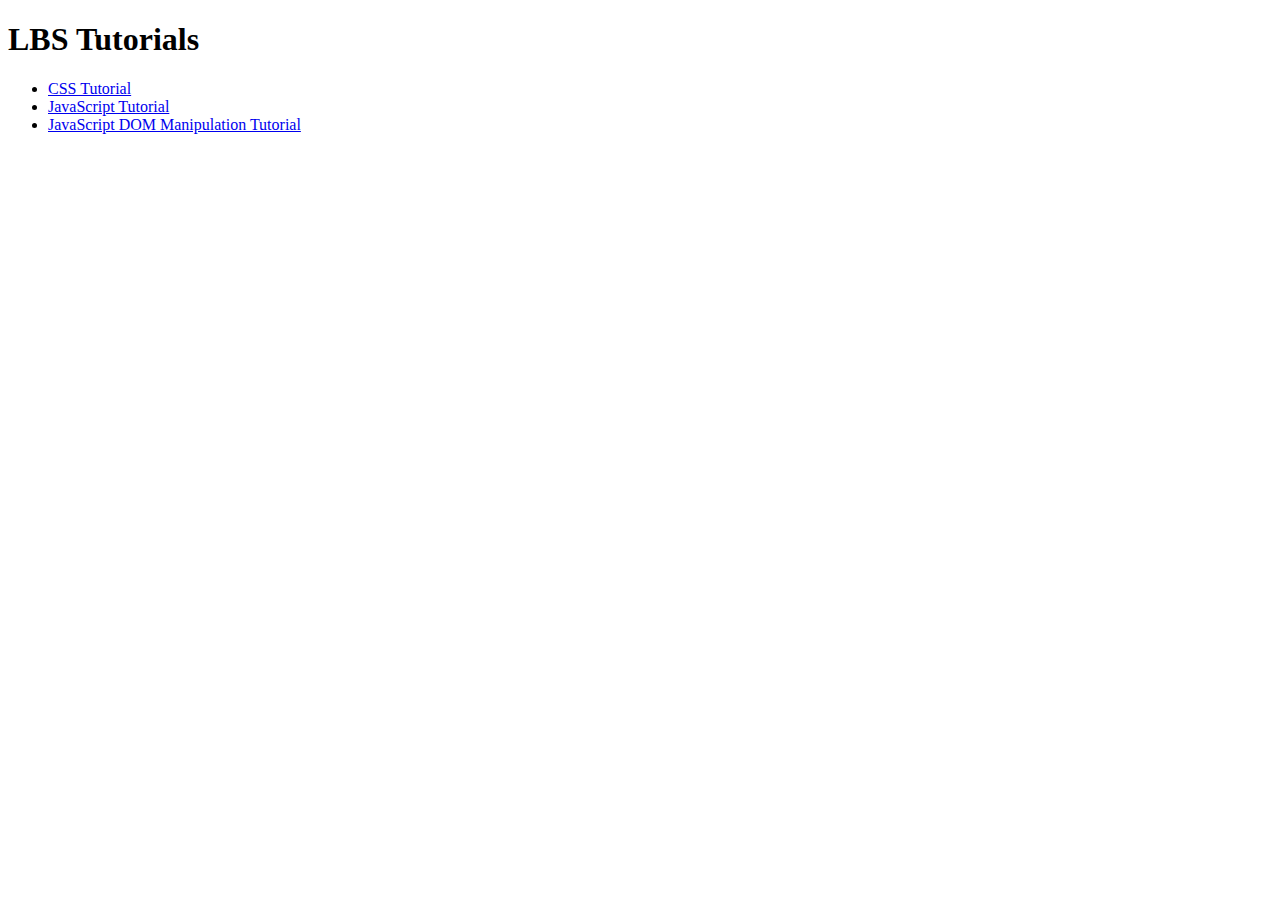
<file: index.html>
<!DOCTYPE html>
<html lang="en">
<head>
    <meta charset="UTF-8">
    <meta name="viewport" content="width=device-width, initial-scale=1.0">
    <title>LBS Tutorials</title>
</head>
<body>
    <h1>LBS Tutorials</h1>
    <ul>
        <li><a href="css">CSS Tutorial</a></li>
        <li><a href="js">JavaScript Tutorial</a></li>
		<li><a href="dom">JavaScript DOM Manipulation Tutorial</a></li>
    </ul>
    
</body>
</html>
</file>
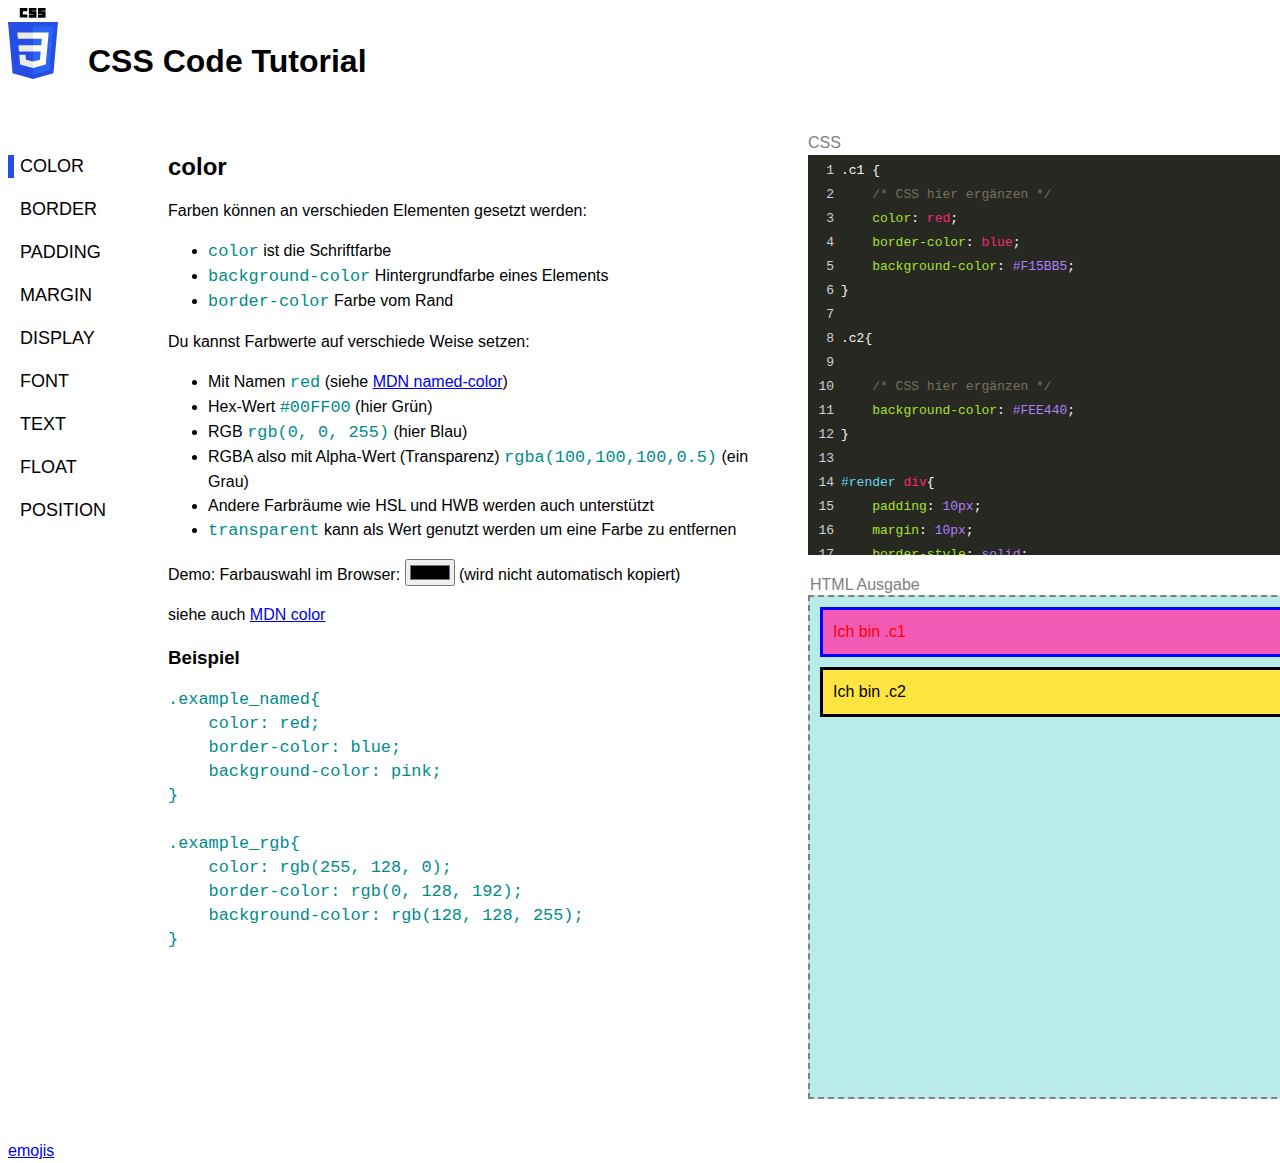
<file: css/index.html>
<!DOCTYPE html>
<html lang="en">

<head>
    <meta charset="UTF-8">
    <meta name="viewport" content="width=device-width, initial-scale=1.0">
    <title>CSS Tutorial with CodeMirror</title>
    <link rel="stylesheet" href="codemirror/codemirror.min.css">
    <link rel="stylesheet" href="codemirror/monokai.min.css">
    <script src="codemirror/codemirror.min.js"></script>
    <script src="codemirror/css.min.js"></script>
    <link rel="stylesheet" href="custom.css">
    <script src="custom.js" defer></script>
    <style id="generatedCss"></style>
</head>

<body>
    <div id="container">
        <header>
            <h1>CSS Code Tutorial</h1>
        </header>
        <nav></nav>
        <div id="reaction">
            <img id="smile" src="reaction/slightly_smiling_face.png" alt="rating" />
            <div id="task">
                <div id="task_text"></div>
                <button id="solve">Musterlösung</button>
            </div>
        </div>
        <div id="info">
            <div id="text"></div>
        </div>
        <div id="code">
            <textarea id="editor"></textarea>
            <textarea id="solution"></textarea>
        </div>
        <div id="render"></div>

    </div>


    <div id="steps">

        <!-- ===================================================================================================== -->
        <!-- Task 1-->
        <div id="task1" data-title="color" data-smile="slightly_smiling_face.png">
            <template class="info">
                <h2>color</h2>
                <p>Farben können an verschieden Elementen gesetzt werden:
                    <ul>
                        <li><code>color</code> ist die Schriftfarbe</li>
                        <li><code>background-color</code> Hintergrundfarbe eines Elements</li>
                        <li><code>border-color</code> Farbe vom Rand</li>
                    </ul>
                    </p>
                <p>Du kannst Farbwerte auf verschiede Weise setzen:
                <ul>
                    <li>Mit Namen <code>red</code> (siehe <a
                            href="https://developer.mozilla.org/en-US/docs/Web/CSS/named-color" target="_blank">MDN
                            named-color</a>)</li>
                    <li>Hex-Wert <code>#00FF00</code> (hier Grün)</li>
                    <li>RGB <code>rgb(0, 0, 255)</code> (hier Blau)</li>
                    <li>RGBA also mit Alpha-Wert (Transparenz) <code>rgba(100,100,100,0.5)</code> (ein Grau)</li>
                    <li>Andere Farbräume wie HSL und HWB werden auch unterstützt</li>
                    <li><code>transparent</code> kann als Wert genutzt werden um eine Farbe zu entfernen</li>
                </ul>
                </p>
                
                <p>Demo: Farbauswahl im Browser: <input type="color" /> (wird nicht automatisch kopiert)</p>

                <p>siehe auch <a href="https://developer.mozilla.org/en-US/docs/Web/CSS/color" target="_blank">MDN
                        color</a></p>


                <h3>Beispiel</h3>
                <code><pre>
.example_named{    
    color: red;
    border-color: blue;
    background-color: pink;
}

.example_rgb{
    color: rgb(255, 128, 0);
    border-color: rgb(0, 128, 192);
    background-color: rgb(128, 128, 255);
}
                </pre></code>
            </template>

            <textarea class="default">
.c1 {        
    /* CSS hier ergänzen */
    color: red;
    border-color: blue;
    background-color: #F15BB5;
}

.c2{
    
    /* CSS hier ergänzen */
    background-color: #FEE440;    
}

#render div{
    padding: 10px;
    margin: 10px;
    border-style: solid;
    border-width. 4px;
}
            </textarea>


            <textarea class="solution">
.c1 {        
    color: white;
    border-color: chartreuse;
    background-color: black;
}

.c2{
    color: rgb(0, 255, 0);
    border-color: rgb(0, 0, 255);
    background-color: transparent;   
}

#render div{
    padding: 10px;
    margin: 10px;
    border-style: solid;
    border-width. 4px;
}
            </textarea>


            <template class="html">
                <div class="c1">
                    Ich bin .c1
                </div>
                <div class="c2">
                    Ich bin .c2
                </div>
            </template>

            <template class="task">
                <h3>Aufgabe</h3>
                <ol>
                    <li>.c1: setze Hintergrundfarbe auf schwarz, Textfarbe auf weiß (white) und Rand auf chartreuse (#7fff00)</li>
                    <li>.c2: Transparenter Hintergrund, grüne Textfarbe (lime) und blauer Umrandung (blue)</li>
                </ol>
            </template>

            <script>
                function validate_task1() {
                    const cs1 = window.getComputedStyle(document.querySelector('.c1'));
                    const cs2 = window.getComputedStyle(document.querySelector('.c2'));

                    console.log(cs2.color);

                    return (
                        cs1.color === 'rgb(255, 255, 255)' && cs1.backgroundColor === 'rgb(0, 0, 0)' && cs1.borderColor === 'rgb(127, 255, 0)' &&
                        cs2.color === 'rgb(0, 255, 0)' && cs2.backgroundColor === 'rgba(0, 0, 0, 0)' && cs2.borderColor === 'rgb(0, 0, 255)'
                    );
                }
            </script>
        </div>
        <!-- ===================================================================================================== -->

        <!-- ===================================================================================================== -->
        <!-- Task 2-->
        <div id="task2" data-title="border" data-smile="dotted_line_face.png">
            <template class="info">
                <h2>border</h2>
                <p>Mit folgenden CSS-Regeln kannst du den Rand eines Elements verändern.</p>
                <ul>
                    <li><code>border-color</code> setzt die Farbe</li>
                    <li><code>border-style</code> setzt die Linienart</li>
                    <li><code>border-width</code> setzt die Liniendicke (z.B. in Pixel <em>px</em>)</li>
                </ul>
                <p>Da man häufig alle drei Attribute benötigt gibt es den Shorthand <code>border</code></p>

                <p>siehe auch <a href="https://developer.mozilla.org/en-US/docs/Web/CSS/border" target="_blank">MDN
                        border</a></p>


                <h3>Beispiel</h3>
                <code><pre>
border-color: red;
border-style: solid;
border-width: 2px;
                    </pre></code>
                oder
                <code><pre>
border: solid 2px red;
                    </pre></code>


            </template>

            <textarea class="default">
#box {
    margin: 10px;
    background-color: #9B5DE5;
    width: 200px;
    height: 100px;
    padding: 10px;

    /* CSS hier ergänzen */
    /* border: color style width */
    border: solid red 2px;
}
            </textarea>


            <textarea class="solution">
#box {
    margin: 10px;
    background-color: #9B5DE5;
    width: 200px;
    height: 100px;
    padding: 10px;       
    border: dashed blue 4px;
}
            </textarea>


            <template class="html">
                <div id="box">
                    Hi! <br />ich bin #box
                </div>
            </template>

            <template class="task">
                <h3>Aufgabe</h3>
                <p>Setze den Rand vom <code>div#box</code> auf:
                <ul>
                    <li><em>blue</em></li>
                    <li><em>dashed</em></li>
                    <li><em>4px</em></li>
                </ul>
            </template>

            <script>
                function validate_task2() {
                    const expectedBorderColor = 'rgb(0, 0, 255)';
                    const expectedBorderStyle = 'dashed';
                    const expectedBorderWidth = '4px';

                    const targetElement = document.querySelector('#box');
                    const computedStyle = window.getComputedStyle(targetElement);

                    const isCorrect = (computedStyle.borderColor === expectedBorderColor) &&
                        (computedStyle.borderStyle === expectedBorderStyle) && (computedStyle.borderWidth === expectedBorderWidth);

                    return isCorrect;
                }
            </script>
        </div>
        <!-- ===================================================================================================== -->



        <!-- ===================================================================================================== -->
        <!-- Task 3-->
        <div id="task3" data-title="padding" data-smile="cowboy_hat_face.png">
            <template class="info">
                <h2>padding</h2>
                <p>Mit <code>padding</code> setzt du den Abstand in einem Element. </p>
                <p>Es ist auch möglich die Abstände in verschiedenen Richtungen einzeln zu setzen.</p>
                <ul>
                    <li><code>padding-top</code></li>
                    <li><code>padding-right</code></li>
                    <li><code>padding-bottom</code></li>
                    <li><code>padding-left</code></li>
                </ul>
                <p><code>padding</code> kann auch als Shorthand genutzt werden:</p>
                <ul>
                    <li>Mit vier Werten <code>padding: top right bottom left</code> in Uhrzeigersinn</li>
                    <li>oder drei Werten <code>padding: top left+right bottom</code></li>
                    <li>oder zwei Werten <code>padding: top+bottom left+right</code></li>
                </ul>

                <p>siehe auch <a href="https://developer.mozilla.org/en-US/docs/Web/CSS/padding" target="_blank">MDN
                        padding</a></p>

                <h3>Beispiel</h3>
                <code><pre>
.example1{
    padding: 5px;
}

.example2{
    padding: 7px 10px;
}

.example3{
    padding: 5px 10px 15px 20px;
}

.example4{
    padding-top: 5px; 
    padding-right: 10px;
    padding-bottom: 15px;
    padding-left: 20px;
}
                </pre></code>
            </template>

            <textarea class="default">
.box1 {
    margin: 20px;
    background-color: #F15BB5;    

    /* CSS hier ergänzen */
    padding: 20px;
}
.box2 {    
    margin: 20px;
    background-color: #FEE440;

    /* CSS hier ergänzen */
}
            </textarea>


            <textarea class="solution">
.box1 {
    margin: 20px;
    background-color: #F15BB5;    
    padding: 10px 5px 20px 30px;
}
.box2 {    
    margin: 20px;
    background-color: #FEE440;
    padding: 30px;
}
            </textarea>


            <template class="html">
                <div class="box1">
                    Ich bin .box1
                </div>
                <div class="box2">
                    Ich bin .box2
                </div>
            </template>

            <template class="task">
                <h3>Aufgabe</h3>
                <p>Gebe .box2 ein <code>padding</code> von 30px.</p>
                <p>Ändere das <code>padding</code> von .box1 auf:
                <ul>
                    <li>top: 10px</li>
                    <li>right: 5px</li>
                    <li>bottom: 20px</li>
                    <li>left: 30px</li>
                </ul>
                </p>
            </template>

            <script>
                function validate_task3() {
                    const cs1 = window.getComputedStyle(document.querySelector('.box1'));
                    const cs2 = window.getComputedStyle(document.querySelector('.box2'));
                    return (cs2.padding === '30px' && cs1.paddingTop === '10px' && cs1.paddingRight === '5px' && cs1.paddingBottom === '20px' && cs1.paddingLeft === '30px');
                }
            </script>
        </div>
        <!-- ===================================================================================================== -->



        <!-- ===================================================================================================== -->
        <!-- Task 4-->
        <div id="task4" data-title="margin" data-smile="smiling_face_with _sunglasses.png">
            <template class="info">
                <h2>margin</h2>
                <p>Mit <code>margin</code> setzt du den Abstand um einem Element. </p>
                <p>Es ist auch möglich die Abstände in verschiedenen Richtungen einzeln zu setzen.</p>
                <ul>
                    <li><code>margin-top</code></li>
                    <li><code>margin-right</code></li>
                    <li><code>margin-bottom</code></li>
                    <li><code>margin-left</code></li>
                </ul>
                <p><code>margin</code> kann auch als Shorthand genutzt werden:</p>
                <ul>
                    <li>Mit vier Werten <code>margin: top right bottom left</code> in Uhrzeigersinn</li>
                    <li>oder drei Werten <code>margin: top left+right bottom</code></li>
                    <li>oder zwei Werten <code>margin: top+bottom left+right</code></li>
                </ul>

                <p>Hinweis: Der obere und untere <code>margin</code> von zwei Elementen kann in bestimmten Fällen
                    zusammenfallen (<em>margin-collapse</em>).</p>

                <p>siehe auch <a href="https://developer.mozilla.org/en-US/docs/Web/CSS/margin" target="_blank">MDN
                        margin</a></p>

                <h3>Beispiel</h3>
                <code><pre>
.example1{
    margin: 15px;
}

.example2{
    margin: 8px 12px;
}

.example3{
    margin: 15px 12px 13px 10px;
}

.example4{
    margin-top: 15px; 
    margin-right: 12px;
    margin-bottom: 13px;
    margin-left: 10px;
}

/* evtl. margin-collapse zu 10px */
p{
    margin-top: 10px;
    margin-bottom: 10px;
}
                </pre></code>




            </template>

            <textarea class="default">
#render p{
    /* margin-collapse */
    margin-top: 10px;
    margin-bottom: 10px;
    background-color: #00BBF9;
}

.m1 {
    background-color: #00F5D4;
    
    /* CSS hier ergänzen */
    margin: 10px;
}

.m2{
    background-color: #9B5DE5;
    /* CSS hier ergänzen */
}

.m3{
    background-color: #F15BB5;
    /* CSS hier ergänzen */
}


#render div{
    padding: 10px;
}

            </textarea>


            <textarea class="solution">
#render p{
    /* margin-collapse */
    margin-top: 10px;
    margin-bottom: 10px;
    background-color: #00BBF9;
}

.m1 {
    background-color: #00F5D4;
    margin: 40px 0;
}

.m2{
    background-color: #9B5DE5;
    margin: 20px;
}

.m3{
    background-color: #F15BB5;
    margin-top: 60px;
}


#render div{
    padding: 10px;
}
            </textarea>


            <template class="html">
                <p>
                    Ich bin ein Paragraph
                </p>
                <p>
                    Ich bin auch ein Paragraph. Hier passiert ein margin-collapse, zwischen den beiden Paragraphen sind
                    nur 10px nicht 20px.
                </p>
                <div class="m1">
                    Ich bin .m1
                </div>
                <div class="m2">
                    Ich bin .m2
                </div>
                <div class="m3">
                    Ich bin .m3
                </div>
            </template>

            <template class="task">
                <h3>Aufgabe</h3>
                <ul>
                    <li>.m1: oben und unten 40px margin</li>
                    <li>.m2: auf allen Seiten 20px</li>
                    <li>.m3: oben 60px</li>
                </ul>
            </template>

            <script>
                function validate_task4() {
                    const cs1 = window.getComputedStyle(document.querySelector('.m1'));
                    const cs2 = window.getComputedStyle(document.querySelector('.m2'));
                    const cs3 = window.getComputedStyle(document.querySelector('.m3'));
                    return (
                        cs1.marginTop === '40px' && cs1.marginBottom === '40px' && cs1.marginLeft === '0px' && cs1.marginRight === '0px' &&
                        cs2.marginTop === '20px' && cs2.marginBottom === '20px' && cs2.marginLeft === '20px' && cs2.marginRight === '20px' &&
                        cs3.marginTop === '60px' && cs3.marginBottom === '0px' && cs3.marginLeft === '0px' && cs3.marginRight === '0px'
                    );
                }
            </script>
        </div>
        <!-- ===================================================================================================== -->

                        <!-- ===================================================================================================== -->
        <!-- Task Display-->
        <div id="task_display" data-title="display" data-smile="clown_face.png">
            <template class="info">
                <h2>display</h2>
                <p>Jedes HTML Element hat einen definierten Darstellungsart, entweder <code>block</code> oder <code>inline</code></p>
                <ul>
                    <li><code>block</code>-Elemente nehmen Platz ein und erzwingen einen Umbrauch (z.B. <code>&lt;div&gt;</code>)</li>
                    <li><code>inline</code>-Elemente bleiben in der Zeile (z.B. <code>&lt;span&gt;</code>)</li>
                    <li><code>inline-block</code>-Elemente bleiben in der Zeile, nehmen aber Platz ein (z.B. <code>&lt;img&gt;</code>)</li>
                </ul>

                <p>Mit <code>display</code> kann dieses Verhalten pro Element verändert werden. Der Wert kann auch auf <code>none</code> gesetzt werden damit es ausgeblendet wird.
                    (siehe
                    <a href="https://developer.mozilla.org/en-US/docs/Web/CSS/display">MDN display</a>)
                </p>
                
                <h3>Beispiele</h3>
                <code><pre>
div.hide {
    display: none;
}

span.take_space {
    display: block;
}
                </pre></code>

            </template>

            <textarea class="default">
.leDiv{
    background-color: #9B5DE5;
}

.leSpan{
    background-color: #F15BB5;
}

.leP{
    background-color: #FEE440;
}
            </textarea>


            <textarea class="solution">
.leDiv{
    background-color: #9B5DE5;
    display: inline;
}

.leSpan{
    background-color: #F15BB5;
    display: block;    
}

.leP{
    background-color: #FEE440;
    display: none;
}
                </textarea>


            <template class="html">            
                <div class="leDiv">Ich bin .leDiv ein div</div>
                <span class="leSpan">Ich bin .leSpan ein span</span>
                <p class="leP">Ich bin .leP ein p Paragraph</p>              
            </template>

            <template class="task">
                <h3>Aufgabe</h3>
                <ol>
                    <li>Ändere .leDiv zu <em>inline</em> und .leSpan zu <em>block</em></li>
                    <li>Blende .leP aus</li>
                </ol>
            </template>



            <script>
                function validate_task_display() {
                    const leDiv = window.getComputedStyle(document.querySelector('.leDiv'));
                    const leSpan = window.getComputedStyle(document.querySelector('.leSpan'));
                    const leP = window.getComputedStyle(document.querySelector('.leP'));
                    return (
                        leDiv.display === 'inline' && leSpan.display === 'block' && leP.display === 'none'
                    );
                }
            </script>
        </div>
        <!-- ===================================================================================================== -->

        <!-- ===================================================================================================== -->
        <!-- Task 5-->
        <div id="task5" data-title="font" data-smile="face_with_monocle.png">
            <template class="info">
                <h2>font</h2>
                <p>Die Schriftart wird mit <code>font</code> bestimmt. </p>

                <p><code>font-family</code> ist eine Gruppe von Scrhiftarten die verwendet werden sollen. Wird
                    die erste Schriftart nicht auf dem System gefunden wird die nächste in der Liste verwendet.
                    Beispielsweise kann man für eine serifenlose Schrift die Regel setzen Arial (vorhanden auf Windows),
                    Helvetica (vorhanden auf Mac), sans-serif (eine beliebige serifenlose Schrift)</p>
                <p><code>font-size</code> setzt die Schriftgröße, z.B. in Pixel (px)</p>
                <p><code>font-weight</code> bestimmt die Liniendicke.</p>
                <p><code>font-style</code> Stil normal oder kursiv.</p>

                <p>siehe auch <a href="https://developer.mozilla.org/en-US/docs/Web/CSS/font" target="_blank">MDN
                        font</a></p>


                <h3>Beispiel</h3>
                <code><pre>
.example_fat{
    font-weight: bold;
}

.example_cursive{
    font-style: italic;
}

.example_sans_serif{
    font-family: Arial, Helvetica, sans-serif;
}

.example_coding{
    font-family: 'Courier New', Courier, monospace;
    font-size: 20px;
}
                </pre></code>



            </template>

            <textarea class="default">
#render p{
  border: solid 1px black;
  padding: 10px;
  margin: 10px;
}

.f1 {        
    /* CSS hier ergänzen */
    font-style: normal;
    font-weight: normal;
}

.f2{    
    /* CSS hier ergänzen */
    font-style: italic;
    font-weight: bold;
}

.f3{    
    /* CSS hier ergänzen */
    font-family: 'Times New Roman', Times, serif;    
}
            </textarea>

            <textarea class="solution">
#render p{
border: solid 1px black;
padding: 10px;
margin: 10px;
}

.f1 {
    font-family: Arial, Helvetica, sans-serif;
    font-weight: bold;
}

.f2{    
    font-style: italic;
    font-weight: bold;
    font-size: 30px;
}

.f3{    
    font-family: 'Times New Roman', Times, serif;    
    color: red;
}
            </textarea>


            <template class="html">
                <p class="f1">
                    Ich bin .f1</p>

                <p class="f2">
                    Ich bin .f2</p>

                <p class="f3">
                    Ich bin .f3</p>

            </template>

            <template class="task">
                <h3>Aufgabe</h3>
                <ul>
                    <li>.f1: Fette Schrift ohne Serifen (Arial...)</li>
                    <li>.f2: Schriftgröße 30px</li>
                    <li>.f3: Rote schrift</li>
                </ul>
            </template>

            <script>
                function validate_task5() {
                    const cs1 = window.getComputedStyle(document.querySelector('.f1'));
                    const cs2 = window.getComputedStyle(document.querySelector('.f2'));
                    const cs3 = window.getComputedStyle(document.querySelector('.f3'));

                    return (
                        cs1.fontFamily === 'Arial, Helvetica, sans-serif' && cs1.fontWeight > 500 &&
                        cs2.fontSize === '30px' &&
                        cs3.color === 'rgb(255, 0, 0)'
                    );
                }
            </script>
        </div>
        <!-- ===================================================================================================== -->

        <!-- ===================================================================================================== -->
        <!-- Task 6-->
        <div id="task6" data-title="text" data-smile="disguised_face.png">
            <template class="info">
                <h2>text</h2>
                <p>Mit <code>text-*</code> kannst du die Darstellung der Texte selbst verändern.</p>
                <ul>
                    <li><code>text-decoration</code> wird verwendet um Textstellen zu markieren <br />(<a
                            href="https://developer.mozilla.org/en-US/docs/Web/CSS/text-decoration" target="_blank">MDN
                            text-decoration</a>)</li>
                    <li>text-transform<code></code> erlaubt es Text Groß-/Kleinschreibung zu ändern <br />(<a
                            href="https://developer.mozilla.org/en-US/docs/Web/CSS/text-transform" target="_blank">MDN
                            text-transform</a>)</li>
                    <li>Mit der Pseudo-Klasse <code>:hover</code> lassen sich Styles für Hover-Ereignisse steuern
                        <br />(<a href="https://developer.mozilla.org/en-US/docs/Web/CSS/:hover">MDN :hover</a>)
                    </li>
                </ul>


                <h3>Beispiel</h3>
                <code><pre>
a.link_no_effect {
    text-decoration: none;
}

 a.link_loud:hover{
    text-decoration: underline;
    color: orange;
    font-weight: bold;
}

.text_scream{
    text-transform: uppercase;
}

p.special{
    text-decoration: underline overline wavy;
    color: red;
}                                      
                    </pre></code>


            </template>

            <textarea class="default">
.text-block {
    margin: 10px;
    background-color: #00BBF9; 
    opacity: 80%;
    height: 200px;
    padding: 20px;
}

.special{
    /* CSS hier ergänzen */
}

.special:hover{
    background-color: orange;
}

.alert{
    color:red;
    /* CSS hier ergänzen */
}
        </textarea>


            <textarea class="solution">
.text-block {
    margin: 10px;
    background-color: #00BBF9; 
    opacity: 80%;
    height: 200px;
    padding: 20px;
}

.special{
    text-decoration: underline overline wavy;
}

.special:hover{
    background-color: orange;
}

.alert{
    color:red;
    text-transform: uppercase;
}
            </textarea>


            <template class="html">
                <div class="text-block">
                    <p class="special">Ich bin .special</p>
                    <p class="alert">Ich bin .alert</p>
                </div>
            </template>




            <template class="task">
                <h3>Aufgabe</h3>
                <code>p.special</code> hat ein <em>hover</em> zur demonstration
                <ul>
                    <li><code>p.special</code> bekommt die Dekoration underline overline wavy. (Textfarbe nicht
                        setzen!)
                    </li>
                    <li><code>p.alert</code> soll in uppercase ausgegeben werden</li>
                </ul>
            </template>


            <script>
                function validate_task6() {
                    const p1 = window.getComputedStyle(document.querySelector('p.special'));
                    const p2 = window.getComputedStyle(document.querySelector('p.alert'));


                    return (
                        p1.textDecoration === 'underline overline wavy rgb(0, 0, 0)' &&
                        p2.textTransform === 'uppercase'
                    );
                }
            </script>
        </div>
        <!-- ===================================================================================================== -->

        <!-- ===================================================================================================== -->
        <!-- Task 7-->
        <div id="task7" data-title="float" data-smile="thinking _face.png">
            <template class="info">
                <h2>float</h2>
                <p>Mit <code>float</code> kannst du Block-Elemente mit Dimensionen (width / height) in einem anderen
                    Block-Element positionieren (siehe <a
                        href="https://developer.mozilla.org/en-US/docs/Web/CSS/float">MDN
                        float</a>)</p>
                <p><code>float</code> kann die Werte <code>left</code> und <code>right</code> bekommen, und bestimmt auf
                    welche Seite vom Block-Element sie positioniert werden sollen.</p>
                <p><code>clear</code> erlaubt das ein float Element umgebrochen wird. Es kann die Wert
                    <code>left</code>,
                    <code>right</code> oder <code>both</code> zugewiesen werden.
                </p>



                <h3>Beispiel</h3>
                <p>Mit diesen CSS wird box_1 rechts angezeigt. box_2 wird auch rechts angezeigt, aber durch das
                    clear
                    landet es unter box_1</p>
                <code><pre>
.box_1{
    width: 100px;
    height: 100px;
    float: right;
}

.box_2{
    width: 100px;
    height: 100px;
    float: right;
    clear: right;
}
                        </pre></code>



            </template>

            <textarea class="default">

.boxA{
    background-color: #00F5D4;
    /* CSS hier ergänzen */
    float: left;
}

.boxB{
    background-color: #9B5DE5;
    /* CSS hier ergänzen */
    float: left;
   
}

.boxC{
    background-color: #F15BB5;
    /* CSS hier ergänzen */
    float: left;
}

.float-block div{
    margin: 10px;        
    height: 50px;
    width: 100px;
    padding: 20px;
    border: solid 2px black;
}
            </textarea>


            <textarea class="solution">
.boxA{
    background-color: #00F5D4;
    float: left;
}

.boxB{
    background-color: #9B5DE5;
    float: right;
    
}

.boxC{
    background-color: #F15BB5;
    float: left;
    clear: left;
}

.float-block div{
    margin: 10px;        
    height: 50px;
    width: 100px;
    padding: 20px;
    border: solid 2px black;
}
                </textarea>


            <template class="html">
                <div class="float-block">
                    <div class="boxA">Ich bin .boxA</div>
                    <div class="boxB">Ich bin .boxB</div>
                    <div class="boxC">Ich bin .boxC</div>
                </div>
            </template>


            <template class="task">
                <h3>Aufgabe</h3>
                <p>Aktuell sind alle Elements mit <code>float:left</code> nebeneinander. Ohne float wären sie
                    untereinander (da Block-Elemente)</p>
                <ul>
                    <li><code>.boxA</code> kann so bleiben</li>
                    <li><code>.boxB</code> soll rechts angeordnet werden</li>
                    <li><code>.boxC</code> soll links angeordnet werden, aber unter .boxA angezeigt werden</li>
                </ul>
            </template>


            <script>
                function validate_task7() {
                    const boxA = window.getComputedStyle(document.querySelector('.boxA'));
                    const boxB = window.getComputedStyle(document.querySelector('.boxB'));
                    const boxC = window.getComputedStyle(document.querySelector('.boxC'));

                    return (
                        boxA.float === 'left' &&
                        boxB.float === 'right' &&
                        boxC.float === 'left' && boxC.clear === 'left'
                    );
                }
            </script>
        </div>
        <!-- ===================================================================================================== -->


        <!-- ===================================================================================================== -->
        <!-- Task 8-->
        <div id="task8" data-title="position" data-smile="exploding_head.png">
            <template class="info">
                <h2>position</h2>
                <p>Mit <code>position</code> kannst du pixel-genau entscheiden wo ein Element angezeigt werden soll
                    (siehe
                    <a href="https://developer.mozilla.org/en-US/docs/Web/CSS/position">MDN position</a>)
                </p>
                <p>Die Position wird mit den Wert <code>top</code>, <code>right</code>, <code>bottom</code>,
                    <code>left</code> gesetzt.
                </p>
                <ul>
                    <li><code>position:static</code> ist der Standard. top, etc. bewirken nichts</li>
                    <li><code>position:relative</code> Element wird Relative zur ursprünglichen Position angezeigt, d.h.
                        <code>top: 10px</code> würde es 10px nach unten schieben
                    </li>
                    <li><code>position:absolute</code> Element wird aus dem Dokument genommen und kann beliebig auf dem
                        Bildschirm positioniert werden, d.h. <code>top: 10px</code> würde es oben am Bildschirm anzeigen
                        mit
                        10px Abstand. <br />Wenn es in einem Element mit position:relative liegt wird dieses Element als
                        Rahmen verwendet.</li>
                    <li><code>position:sticky</code> Element bleibt an seine Position auch beim scrollen</li>
                    <li><code>position:fixed</code> Element bleibt an seine Position auch beim scrollen, wird aber aus
                        dem
                        Dokument genommen </li>
                </ul>

            </template>

            <textarea class="default">
.boxStatic{
    background-color: #9B5DE5;
    position: static;
}

.boxRelative{
    background-color: #F15BB5;
    /*position: relative;
    top: 10px;
    left: 10px;*/
}

.boxAbsolute{
    background-color: #FEE440;
    /*position: absolute;
    top: 10px;
    right: 10px;*/
}

.boxSticky{
    background-color: #00BBF9;
    /*position: sticky;
    top: 10px;*/
}

.boxFixed{
    background-color: #00F5D4;
    /*position: fixed;    
    right: 30px;*/
}

.position-block{
    height: 100%;
    overflow: scroll;    
    position: relative;
}

.position-block div{
    margin: 10px;        
    height: 50px;
    width: 100px;
    padding: 20px;
    border: solid 2px black;    
} 
            </textarea>


            <textarea class="solution">
.boxStatic{
    background-color: #9B5DE5;
    position: static;
}

.boxRelative{
    background-color: #F15BB5;
    position: relative;
    right: 20px;
    bottom: 30px;
}

.boxAbsolute{
    background-color: #FEE440;
    position: absolute;
    bottom: 0;
    left: 0;
}

.boxSticky{
    background-color: #00BBF9;
    position: sticky;
    top: 10px;
}

.boxFixed{
    background-color: #00F5D4;
    position: fixed;    
    right: 30px;
}

.position-block{
    height: 100%;
    overflow: scroll;    
    position: relative;
}

.position-block div{
    margin: 10px;        
    height: 50px;
    width: 100px;
    padding: 20px;
    border: solid 2px black;    
} 
                </textarea>


            <template class="html">
                <div class="position-block">
                    <div class="boxFixed">Ich bin .boxFixed</div>
                    <div class="boxStatic">Ich bin .boxStatic</div>
                    <div class="boxRelative">Ich bin .boxRelative</div>
                    <div class="boxAbsolute">Ich bin .boxAbsolute</div>
                    <div class="boxSticky">Ich bin .boxSticky</div>

                    <p>Weiterer Text um diese Box etwas zu erweitern und ein Scrollen zu erlauben</p>
                    <p>...</p>
                    <p>...</p>
                    <p>...</p>
                    <p>...</p>
                    <p>...</p>
                    <p>...</p>
                    <p>...</p>
                    <p>...</p>
                    <p>...</p>
                    <p>...</p>
                    <p>...</p>
                    <p>...</p>
                </div>
            </template>




            <template class="task">
                <h3>Aufgabe</h3>
                <ol>
                    <li>Entferne die Kommentare um die position Regeln zu aktivieren und betrachte wie die Elemente
                        beim
                        Scrollen reagieren</li>
                    <li>Verschiebe .boxRelative 20px nach links und 30px nach oben (denk dran Wert muss "von der
                        anderen
                        Richtung kommen" - left: 10px schiebt es nach Rechts)</li>
                    <li>Verschiebe .boxAbsolute nach ganz unten links</li>
                </ol>
            </template>



            <script>
                function validate_task8() {
                    const posR = window.getComputedStyle(document.querySelector('.boxRelative'));
                    const posA = window.getComputedStyle(document.querySelector('.boxAbsolute'));
                    return (
                        posR.right === '20px' && posR.bottom === '30px' &&
                        posA.left === '0px' && posA.bottom === '0px'
                    );
                }
            </script>
        </div>
        <!-- ===================================================================================================== -->



    </div>
	<footer><a href="https://animated-fluent-emoji.vercel.app/" target="_blank">emojis</a></footer>

</body>

</html>
</file>
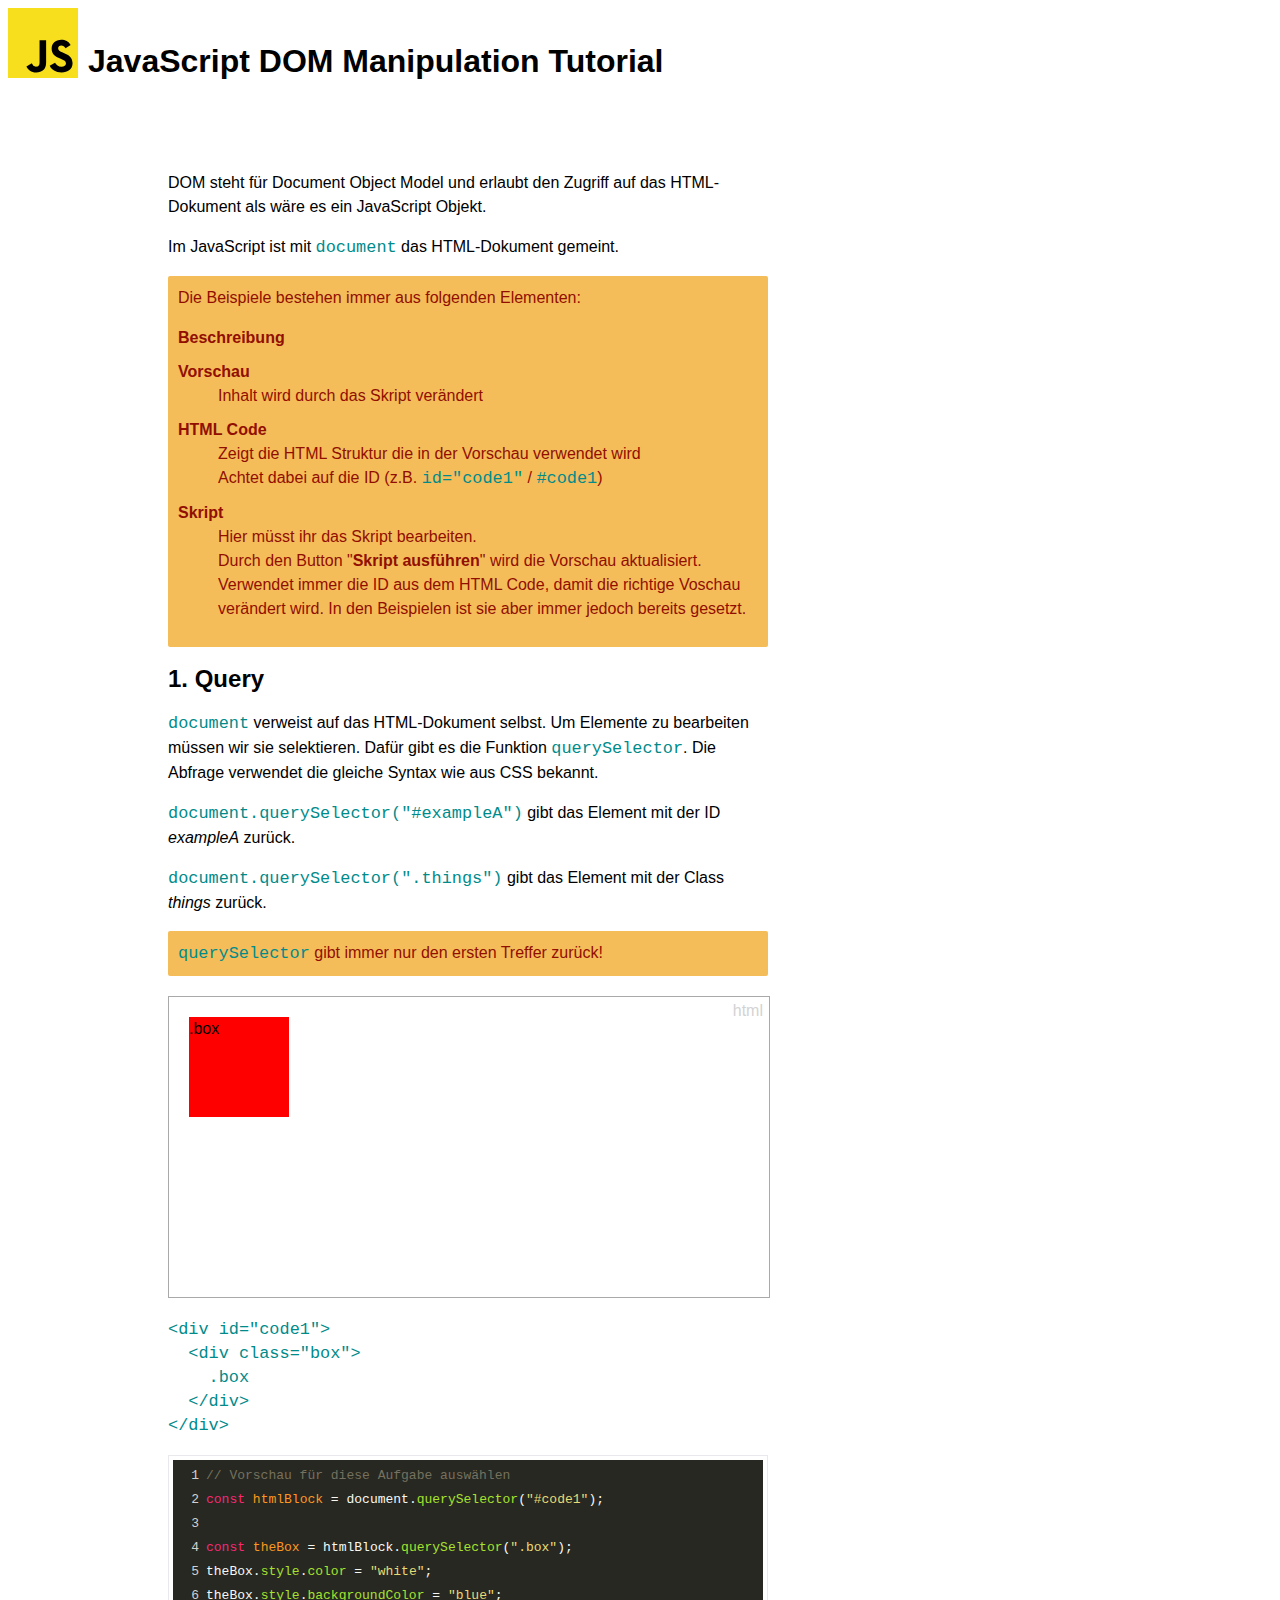
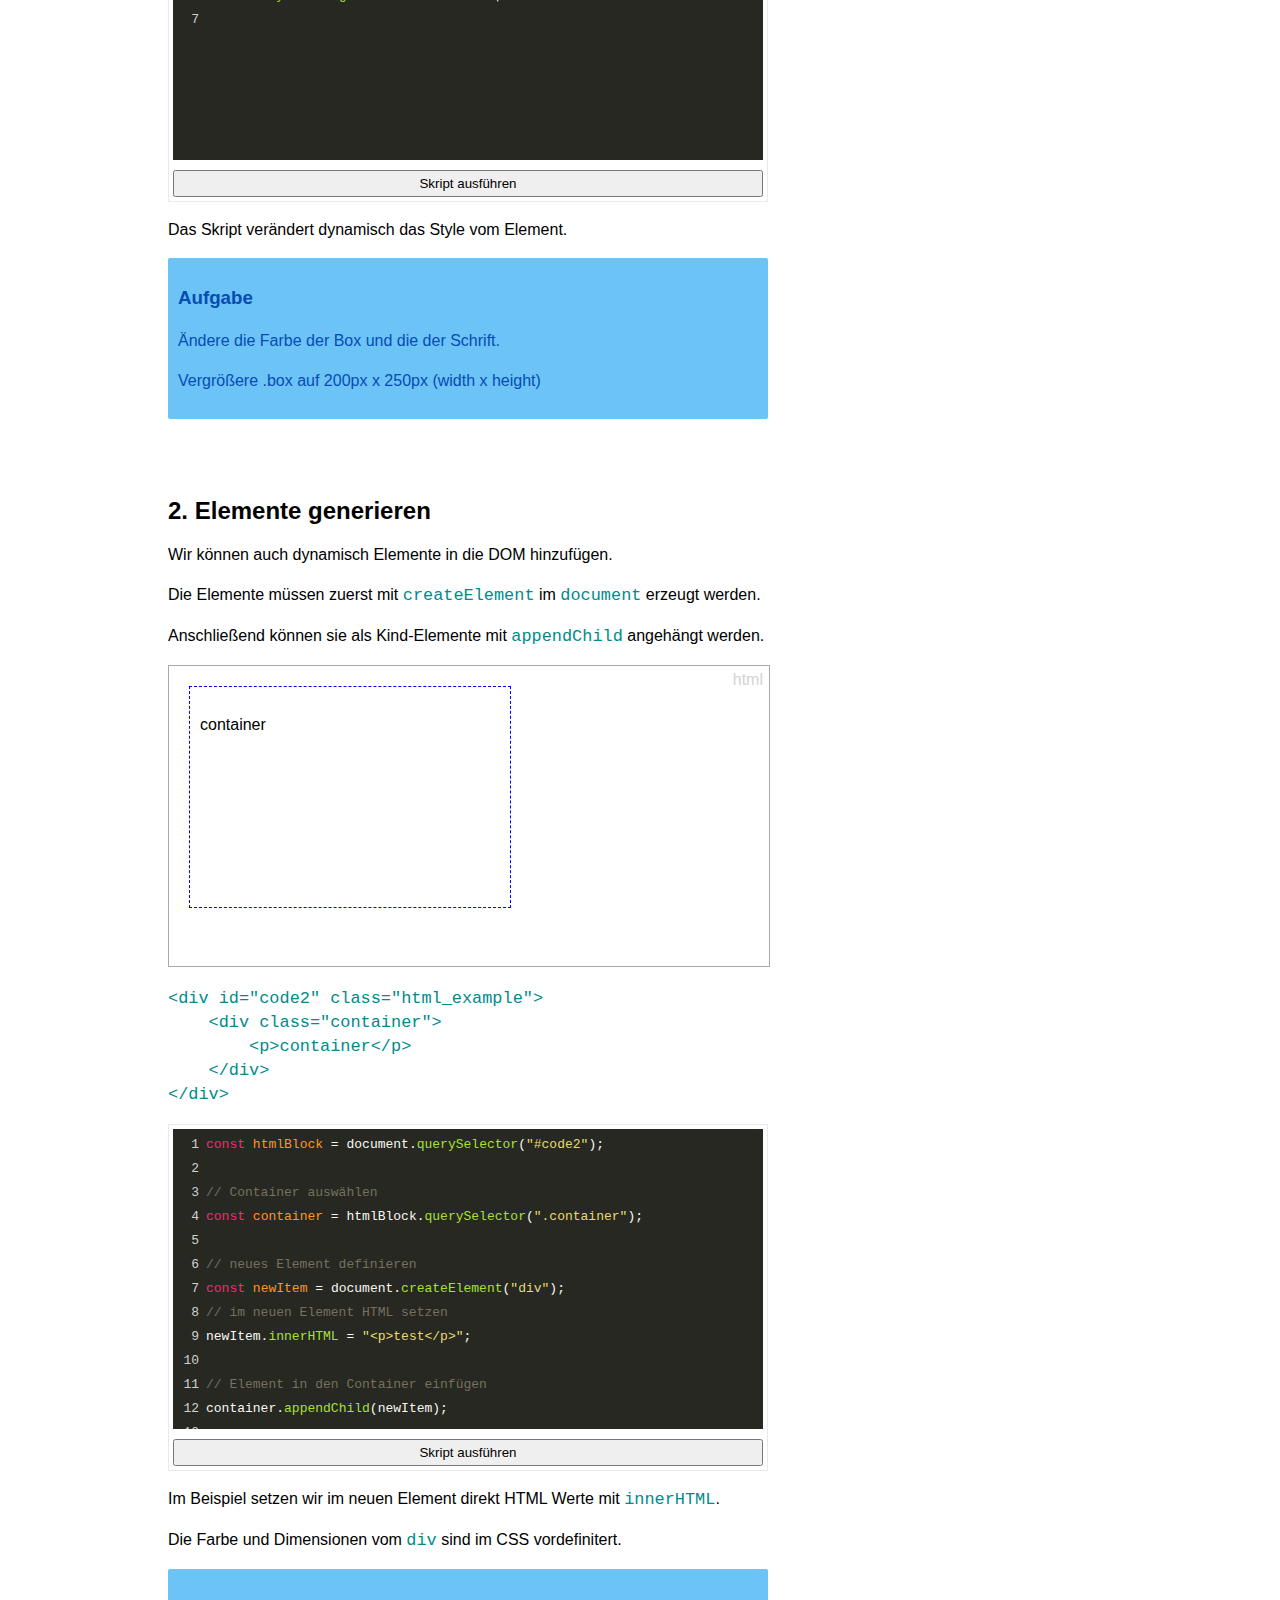
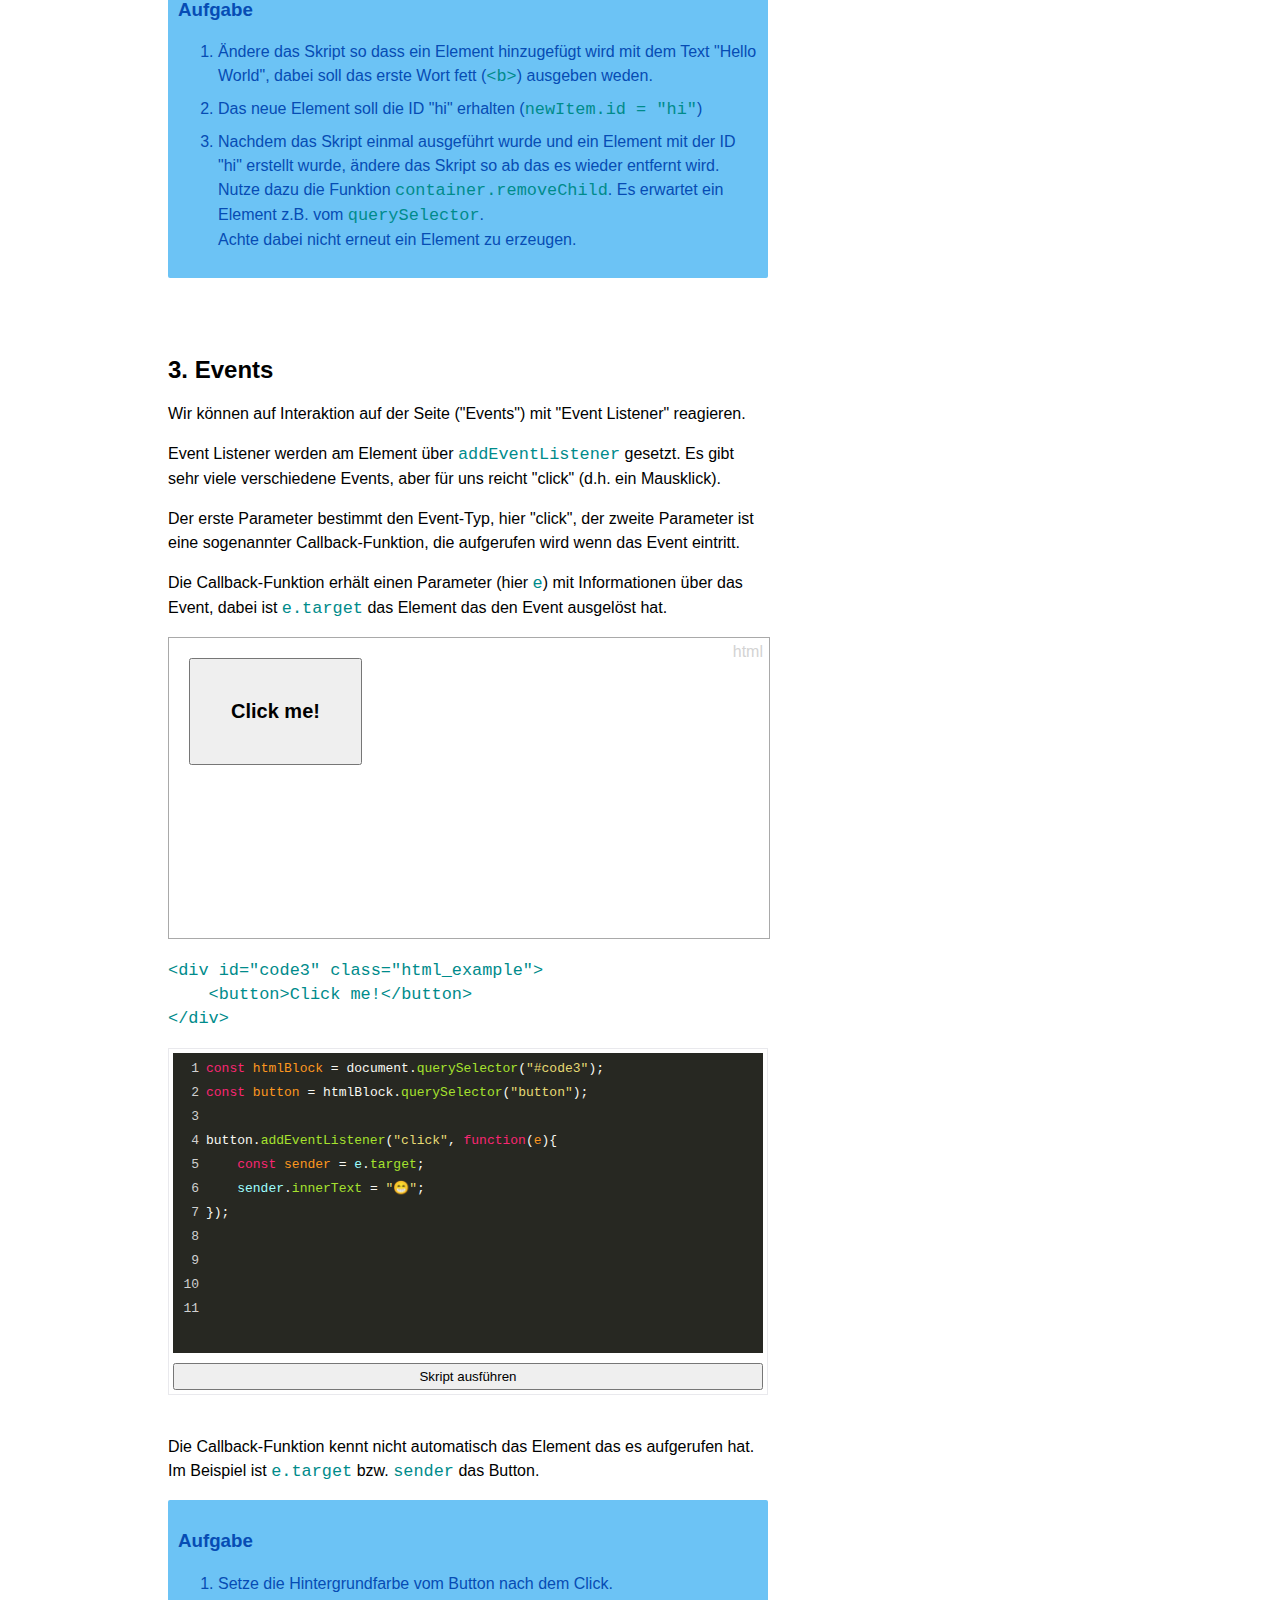
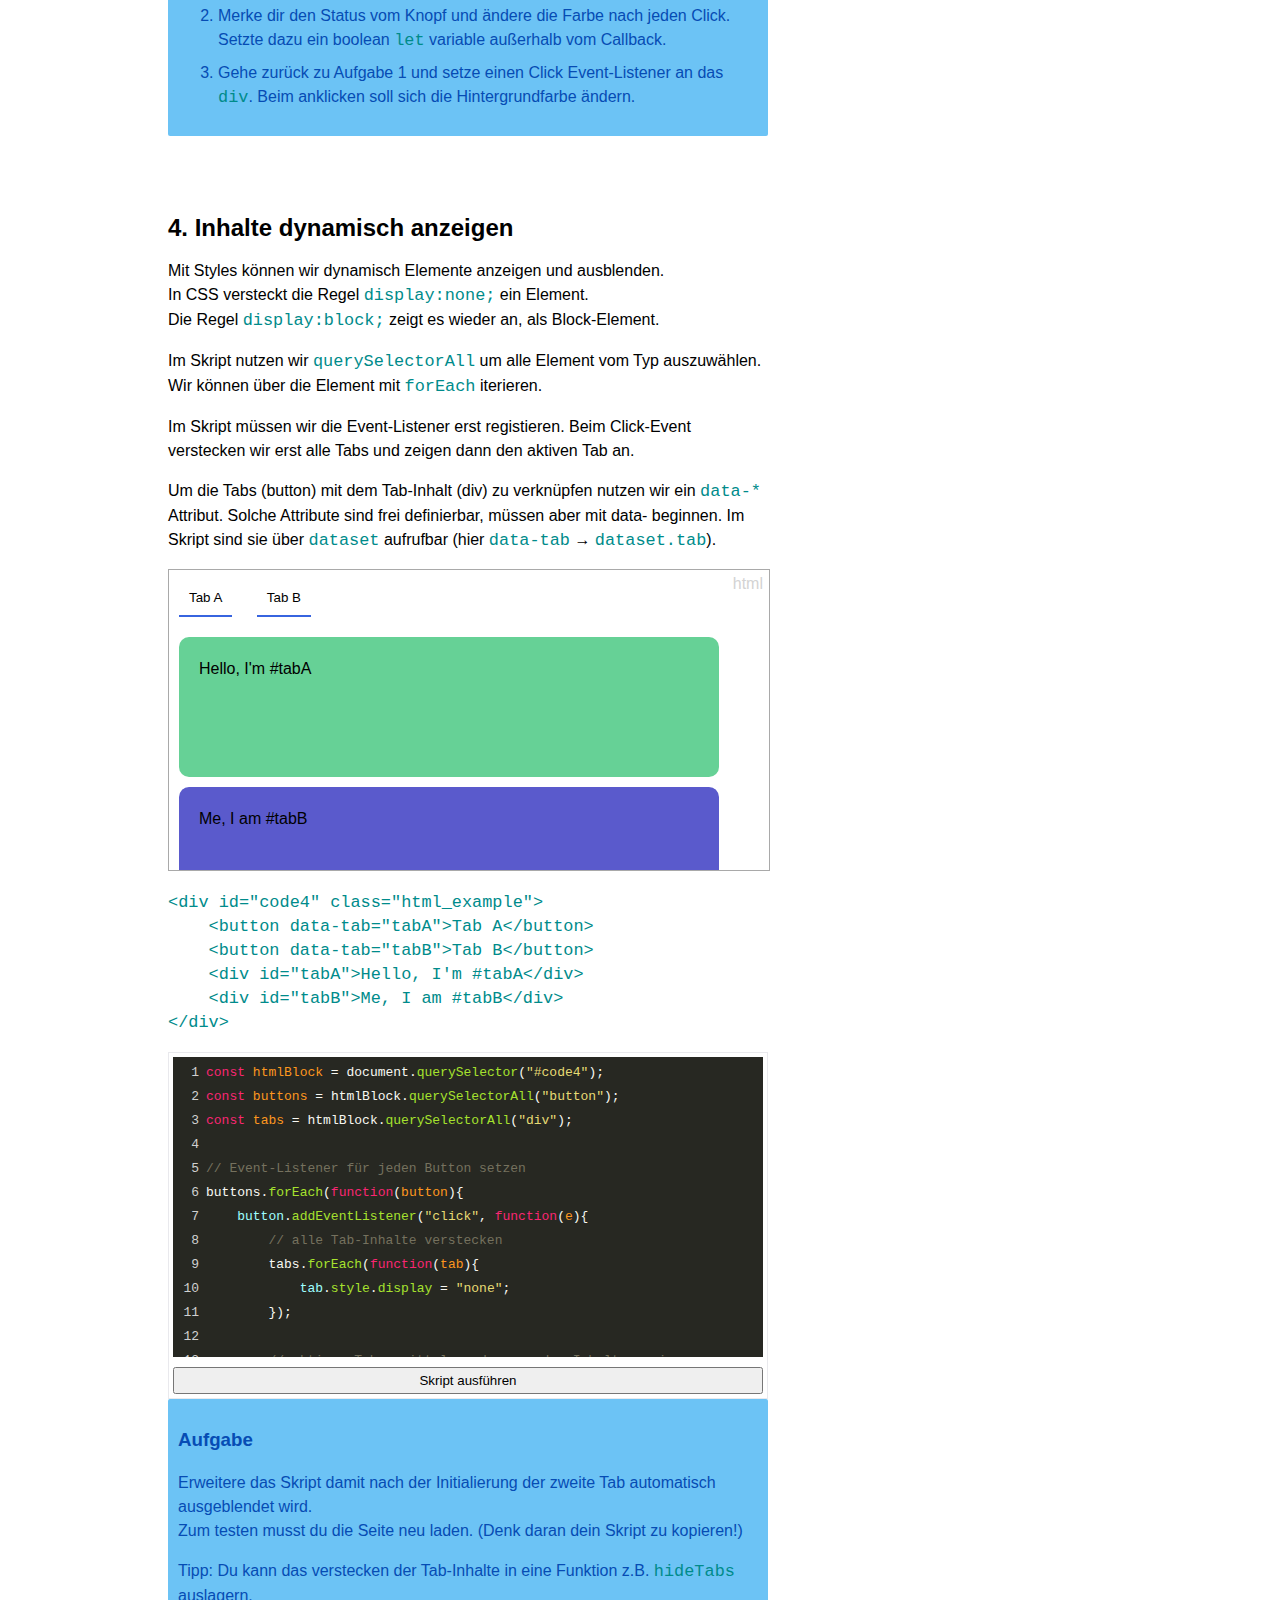
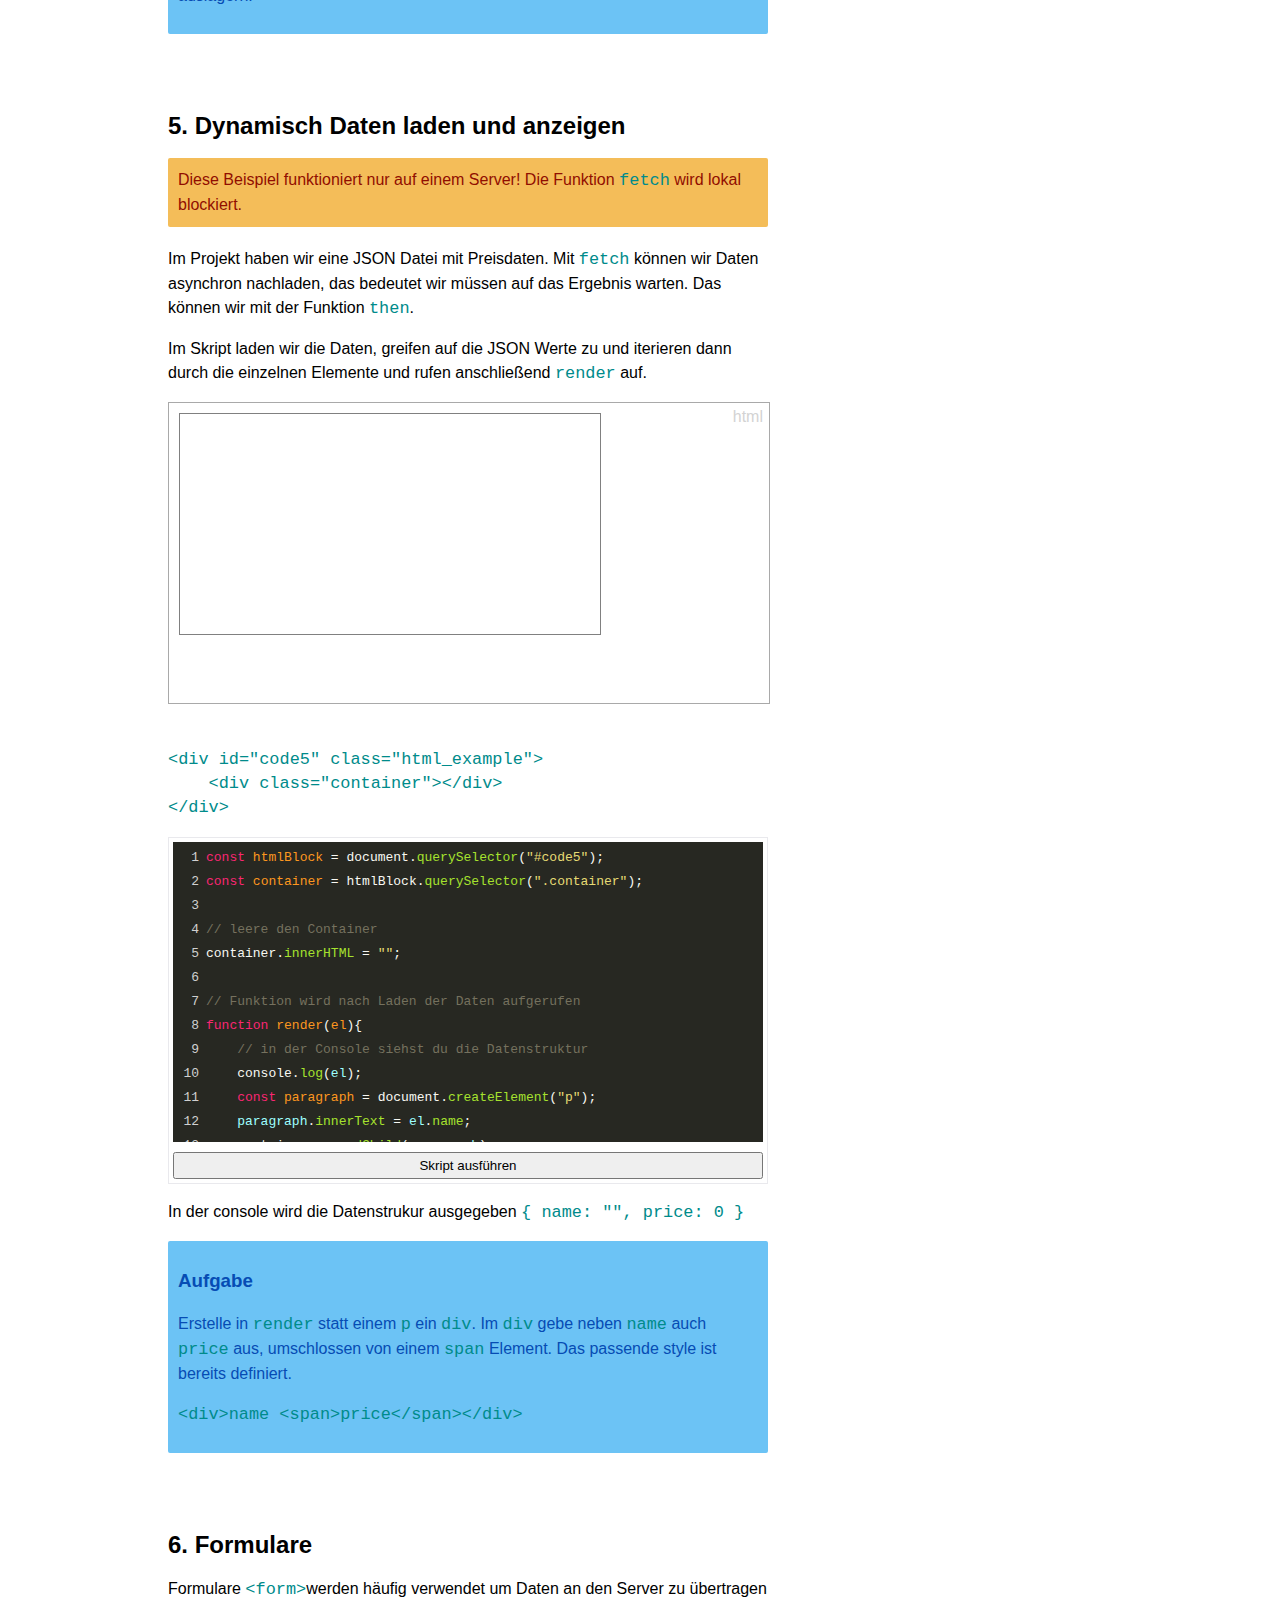
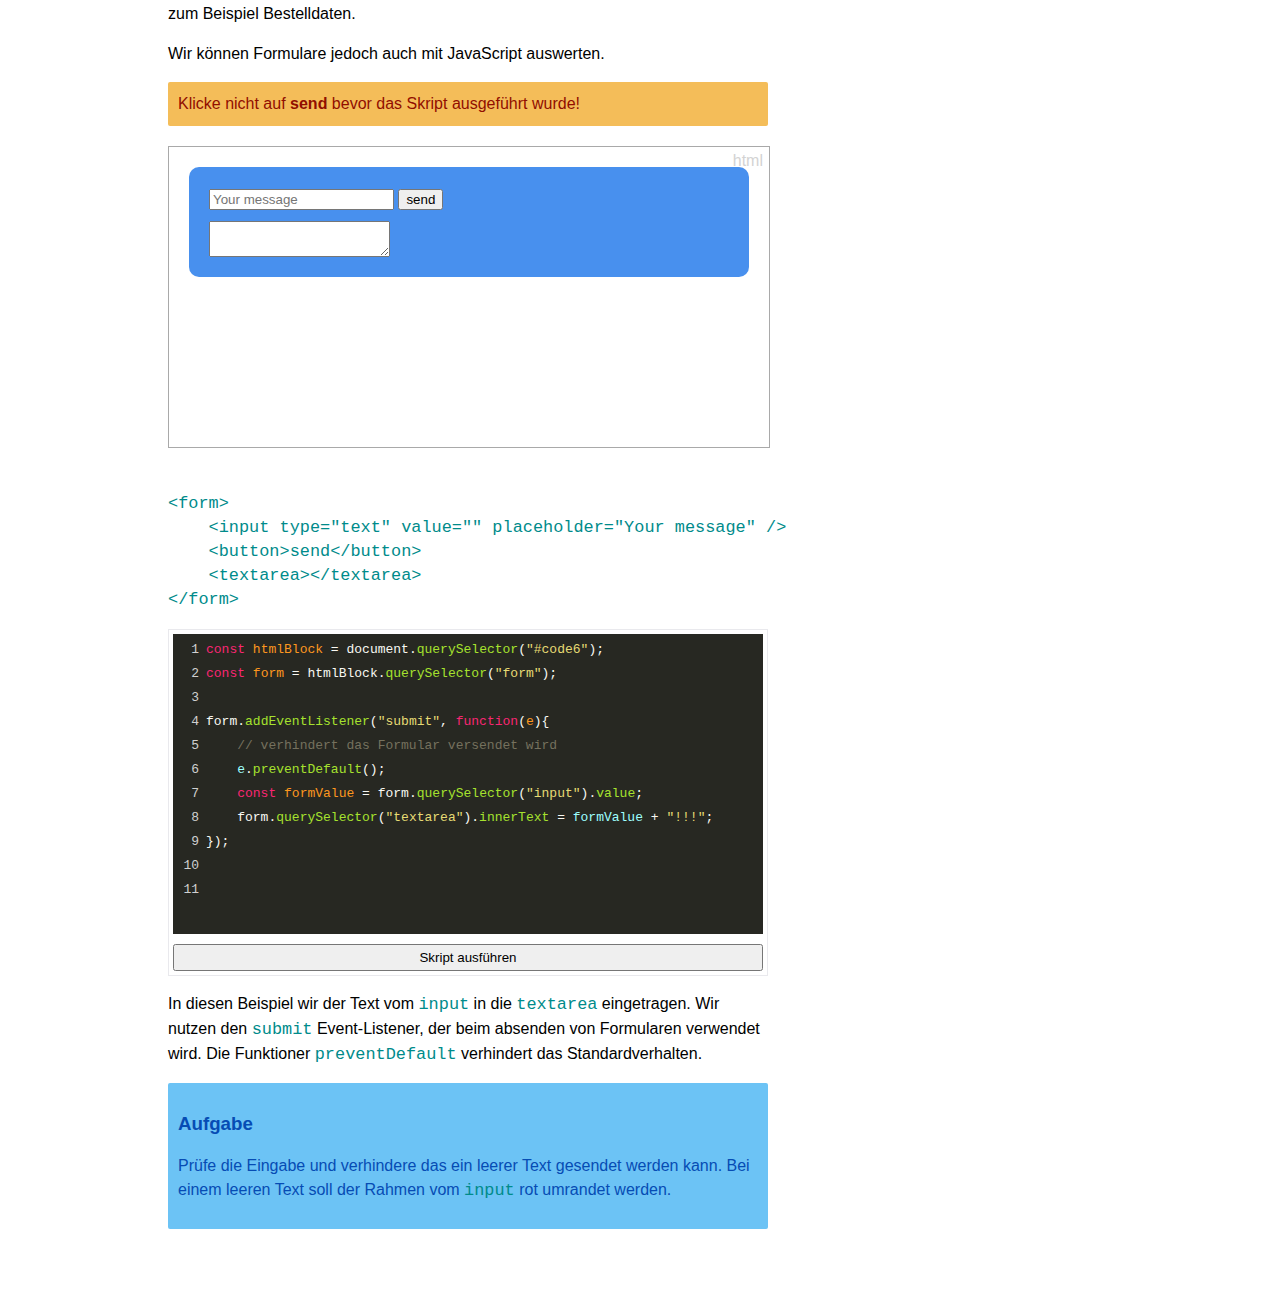
<file: dom/index.html>
<!DOCTYPE html>
<html lang="en">

<head>
    <meta charset="UTF-8">
    <meta name="viewport" content="width=device-width, initial-scale=1.0">
    <title>JavaScript Tutorial with CodeMirror</title>
    <link rel="stylesheet" href="codemirror/codemirror.min.css">
    <link rel="stylesheet" href="codemirror/monokai.min.css">
    <script src="codemirror/codemirror.min.js"></script>
    <script src="codemirror/javascript.min.js"></script>
    <link rel="stylesheet" href="custom.css">
    <script src="custom.js" defer></script>
</head>

<body>
    <div id="container">
        <header>
            <h1>JavaScript DOM Manipulation Tutorial</h1>
        </header>


        <div id="info">
            <div id="text">

                <p>DOM steht für Document Object Model und erlaubt den Zugriff auf das HTML-Dokument als wäre es ein JavaScript Objekt.</p>

                <p>Im JavaScript ist mit <code>document</code> das HTML-Dokument gemeint.</p>

                <div class="important">Die Beispiele bestehen immer aus folgenden Elementen:
                    <dl>
                        <dt>Beschreibung</dt>
                        <dt>Vorschau</dt>
                        <dd>Inhalt wird durch das Skript verändert</dd>
                        <dt>HTML Code</dt>
                        <dd>Zeigt die HTML Struktur die in der Vorschau verwendet wird
                            <br>Achtet dabei auf die ID (z.B. <code>id="code1"</code> / <code>#code1</code>)
                        </dd>
                        <dt>Skript</dt>
                        <dd>Hier müsst ihr das Skript bearbeiten. 
                            <br>Durch den Button "<b>Skript ausführen</b>" wird die Vorschau aktualisiert. 
                            <br>Verwendet immer die ID aus dem HTML Code, damit die richtige Voschau verändert wird.
                            In den Beispielen ist sie aber immer jedoch bereits gesetzt.</dd>
                    </dl>
                </div>



                <!-- ============================================================================================== -->
                <article>
                    <h2>Query</h2>

                    <p><code>document</code> verweist auf das HTML-Dokument selbst. 
                        Um Elemente zu bearbeiten müssen wir sie selektieren.
                        Dafür gibt es die Funktion <code>querySelector</code>. Die Abfrage verwendet die gleiche Syntax wie aus CSS bekannt.</p>

                    <p><code>document.querySelector("#exampleA")</code> gibt das Element mit der ID <em>exampleA</em> zurück.</p>
                    <p><code>document.querySelector(".things")</code> gibt das Element mit der Class <em>things</em> zurück.</p>

                    <p class="important"><code>querySelector</code> gibt immer nur den ersten Treffer zurück!</p>

                    <div id="code1" class="html_example">
                        <div class="box">
                            .box
                        </div>
                    </div>

                    <code><pre>
&lt;div id&#x3D;&quot;code1&quot;&gt;
  &lt;div class&#x3D;&quot;box&quot;&gt;
    .box
  &lt;&#x2F;div&gt;
&lt;&#x2F;div&gt;
</pre></code>
                    
                    <section>
                        <textarea>
// Vorschau für diese Aufgabe auswählen
const htmlBlock = document.querySelector("#code1");

const theBox = htmlBlock.querySelector(".box");
theBox.style.color = "white";
theBox.style.backgroundColor = "blue";
                    </textarea>
                        <button>Skript ausführen</button>                        
                    </section>
                    <p>Das Skript verändert dynamisch das Style vom Element.</p>
                    <div class="exercise">
                        <h3>Aufgabe</h3> 
                        <p>Ändere die Farbe der Box und die der Schrift.</p>
                        <p>Vergrößere .box auf 200px x 250px (width x height)</p>
                    </div>
                </article>
                <!-- ============================================================================================== -->


                <article>
                    <h2>Elemente generieren</h2>

                    <p>Wir können auch dynamisch Elemente in die DOM hinzufügen.</p>
                    <p>Die Elemente müssen zuerst mit <code>createElement</code> im <code>document</code> erzeugt werden.</p>
                    <p>Anschließend können sie als Kind-Elemente mit <code>appendChild</code> angehängt werden.</p>
                    
                    <div id="code2" class="html_example">
                        <div class="container">
                            <p>container</p>
                        </div>
                    </div>

                    <code><pre>
&lt;div id&#x3D;&quot;code2&quot; class&#x3D;&quot;html_example&quot;&gt;
    &lt;div class&#x3D;&quot;container&quot;&gt;
        &lt;p&gt;container&lt;&#x2F;p&gt;
    &lt;&#x2F;div&gt;
&lt;&#x2F;div&gt;
</pre></code>
                    
                    <section>
                        <textarea>
const htmlBlock = document.querySelector("#code2");

// Container auswählen
const container = htmlBlock.querySelector(".container");

// neues Element definieren
const newItem = document.createElement("div");
// im neuen Element HTML setzen
newItem.innerHTML = "<p>test</p>";

// Element in den Container einfügen
container.appendChild(newItem);
                    </textarea>
                        <button>Skript ausführen</button>                        
                    </section>
                    <p>Im Beispiel setzen wir im neuen Element direkt HTML Werte mit <code>innerHTML</code>.</p>
                    <p>Die Farbe und Dimensionen vom <code>div</code> sind im CSS vordefinitert.</p>

                    <div class="exercise">
                        <h3>Aufgabe</h3> 
                        <ol>
                            <li>Ändere das Skript so dass ein Element hinzugefügt wird mit dem Text "Hello World", 
                                dabei soll das erste Wort fett (<code>&lt;b&gt;</code>) ausgeben weden.</li>
                            <li>Das neue Element soll die ID "hi" erhalten (<code>newItem.id = "hi"</code>)</li>
                            <li>Nachdem das Skript einmal ausgeführt wurde und ein Element mit der ID "hi" erstellt wurde, 
                                ändere das Skript so ab das es wieder entfernt wird. 
                                <br>Nutze dazu die Funktion <code>container.removeChild</code>. Es erwartet ein Element z.B. vom <code>querySelector</code>.
                                <br>Achte dabei nicht erneut ein Element zu erzeugen.
                            </li>
                        </ol>
                        
                    </div>
                </article>
                <!-- ============================================================================================== -->


                <article>
                    <h2>Events</h2>

                    <p>Wir können auf Interaktion auf der Seite ("Events") mit "Event Listener" reagieren.</p>
                    <p>Event Listener werden am Element über <code>addEventListener</code> gesetzt. 
                        Es gibt sehr viele verschiedene Events, aber für uns reicht "click" (d.h. ein Mausklick).</p>
                    <p>Der erste Parameter bestimmt den Event-Typ, hier "click", der zweite Parameter ist 
                        eine sogenannter Callback-Funktion, die aufgerufen wird wenn das Event eintritt. </p>
                    <p>Die Callback-Funktion erhält einen Parameter (hier <code>e</code>) mit Informationen über das Event, 
                        dabei ist <code>e.target</code> das Element das den Event ausgelöst hat.</p>
                        

                    <div id="code3" class="html_example">
                        <button>Click me!</button>
                    </div>

                    <code><pre>
&lt;div id&#x3D;&quot;code3&quot; class&#x3D;&quot;html_example&quot;&gt;
    &lt;button&gt;Click me!&lt;&#x2F;button&gt;
&lt;&#x2F;div&gt;
</pre></code>
                    
                    <section>
                        <textarea>
const htmlBlock = document.querySelector("#code3");
const button = htmlBlock.querySelector("button");

button.addEventListener("click", function(e){
    const sender = e.target;
    sender.innerText = "😁";
});



                    </textarea>
                        <button>Skript ausführen</button>                        
                    </section>
                    <p><br>Die Callback-Funktion kennt nicht automatisch das Element das es aufgerufen hat.
                        <br>Im Beispiel ist <code>e.target</code> bzw.  <code>sender</code> das Button. </p>
                    
                    <div class="exercise"><h3>Aufgabe</h3>
                        <ol>
                            <li>Setze die Hintergrundfarbe vom Button nach dem Click.</li>
                            <li>Merke dir den Status vom Knopf und ändere die Farbe nach jeden Click. 
                                Setzte dazu ein boolean <code>let</code> variable außerhalb vom Callback.</li>
                            <li>Gehe zurück zu Aufgabe 1 und setze einen Click Event-Listener an das <code>div</code>. 
                                Beim anklicken soll sich die Hintergrundfarbe ändern.</li>
                        </ol>                        
                    </div>
                </article>


                <!-- ============================================================================================== -->


                <article>
                    <h2>Inhalte dynamisch anzeigen</h2>

                    <p>Mit Styles können wir dynamisch Elemente anzeigen und ausblenden.<br>
                    In CSS versteckt die Regel <code>display:none;</code> ein Element.<br>
                    Die Regel <code>display:block;</code> zeigt es wieder an, als Block-Element.</p>
                    <p>Im Skript nutzen wir <code>querySelectorAll</code> um alle Element vom Typ auszuwählen. <br>
                    Wir können über die Element mit <code>forEach</code> iterieren.</p>
                    <p>Im Skript müssen wir die Event-Listener erst registieren. Beim Click-Event verstecken wir erst alle Tabs und zeigen dann den aktiven Tab an.</p>
                    <p>Um die Tabs (button) mit dem Tab-Inhalt (div) zu verknüpfen nutzen wir ein <code>data-*</code> Attribut. 
                        Solche Attribute sind frei definierbar, müssen aber mit data- beginnen. 
                        Im Skript sind sie über <code>dataset</code> aufrufbar (hier <code>data-tab</code> &rarr; <code>dataset.tab</code>).</p>


                    <div id="code4" class="html_example">                        
                        <button data-tab="tabA">Tab A</button>
                        <button data-tab="tabB">Tab B</button>
                        <div id="tabA">Hello, I'm #tabA</div>
                        <div id="tabB">Me, I am #tabB</div>                        
                    </div>

                    <code><pre>
&lt;div id&#x3D;&quot;code4&quot; class&#x3D;&quot;html_example&quot;&gt;                        
    &lt;button data-tab&#x3D;&quot;tabA&quot;&gt;Tab A&lt;&#x2F;button&gt;
    &lt;button data-tab&#x3D;&quot;tabB&quot;&gt;Tab B&lt;&#x2F;button&gt;
    &lt;div id&#x3D;&quot;tabA&quot;&gt;Hello, I&#39;m #tabA&lt;&#x2F;div&gt;
    &lt;div id&#x3D;&quot;tabB&quot;&gt;Me, I am #tabB&lt;&#x2F;div&gt;                        
&lt;&#x2F;div&gt;
</pre></code>
                    
                    <section>
                        <textarea>
const htmlBlock = document.querySelector("#code4");
const buttons = htmlBlock.querySelectorAll("button");
const tabs = htmlBlock.querySelectorAll("div");

// Event-Listener für jeden Button setzen
buttons.forEach(function(button){
    button.addEventListener("click", function(e){
        // alle Tab-Inhalte verstecken
        tabs.forEach(function(tab){
            tab.style.display = "none";
        });
    
        // aktiven Tab ermitteln und passenden Inhalt anzeigen
        const activeTab = e.target.dataset.tab;
        htmlBlock.querySelector("#" + activeTab).style.display = "block";
    });
});
                    </textarea>
                        <button>Skript ausführen</button>                        
                    </section>
                                       
                    <div class="exercise">
                        <h3>Aufgabe</h3>
                        <p>Erweitere das Skript damit nach der Initialierung der zweite Tab automatisch ausgeblendet wird.
                            <br>Zum testen musst du die Seite neu laden. (Denk daran dein Skript zu kopieren!)
                        </p>                   
                        <p>Tipp: Du kann das verstecken der Tab-Inhalte in eine Funktion z.B. <code>hideTabs</code> auslagern.</p>
                    </div>
                </article>

                <!-- ============================================================================================== -->


                <article>
                    <h2>Dynamisch Daten laden und anzeigen</h2>

                    <p class="important">Diese Beispiel funktioniert nur auf einem Server! 
                        Die Funktion <code>fetch</code> wird lokal blockiert.</p>

                    <p>Im Projekt haben wir eine JSON Datei mit Preisdaten. Mit <code>fetch</code> können wir Daten asynchron nachladen, 
                        das bedeutet wir müssen auf das Ergebnis warten. Das können wir mit der Funktion <code>then</code>.                        
                    </p>
                    <p>Im Skript laden wir die Daten, greifen auf die JSON Werte zu und iterieren 
                        dann durch die einzelnen Elemente und rufen anschließend <code>render</code> auf.</p>


                    <div id="code5" class="html_example">                        
                        <div class="container"></div>
                    </div>

                    <code><pre>                        
&lt;div id&#x3D;&quot;code5&quot; class&#x3D;&quot;html_example&quot;&gt;                        
    &lt;div class&#x3D;&quot;container&quot;&gt;&lt;&#x2F;div&gt;
&lt;&#x2F;div&gt;
</pre></code>
                    
                    <section>
                        <textarea>
const htmlBlock = document.querySelector("#code5");
const container = htmlBlock.querySelector(".container");

// leere den Container
container.innerHTML = "";

// Funktion wird nach Laden der Daten aufgerufen
function render(el){
    // in der Console siehst du die Datenstruktur
    console.log(el);
    const paragraph = document.createElement("p");
    paragraph.innerText = el.name;    
    container.appendChild(paragraph);
}

// lade data.json
fetch("data.json")
    // extrahiere Inhalt als JSON
    .then(function(data){ return data.json(); })
    // iteriere durch jeden Eintrag
    // (Hinweis: Klappt hier nur weil Daten im JSON ein Array sind)
    .then(function(json){ 
        json.forEach(function(j){ render(j); }) 
    });
                    </textarea>
                        <button>Skript ausführen</button>                        
                    </section>

                    <p>In der console wird die Datenstrukur ausgegeben <code>{ name: "", price: 0 }</code></p>
                                       
                    <div class="exercise"><h3>Aufgabe</h3>
                   <p>Erstelle in <code>render</code> statt einem <code>p</code> ein <code>div</code>. 
                   Im <code>div</code> gebe neben <code>name</code> auch <code>price</code> aus, umschlossen von 
                   einem <code>span</code> Element. Das passende style ist bereits definiert.</p>
                   <p><code>&lt;div&gt;name &lt;span&gt;price&lt;/span&gt;&lt;/div&gt;</code></p>
                    </div>
                </article>


                  <!-- ============================================================================================== -->


                  <article>
                    <h2>Formulare</h2>
                
                    <p>Formulare <code>&lt;form&gt;</code>werden häufig verwendet um Daten an den Server zu übertragen
                        zum Beispiel Bestelldaten.</p>
                    
                    <p>Wir können Formulare jedoch auch mit JavaScript auswerten.</p>

                    <p class="important">Klicke nicht auf <b>send</b> bevor das Skript ausgeführt wurde!</p>


                    <div id="code6" class="html_example">                        
                        <form>
                            <input type="text" value="" placeholder="Your message" />
                            <button>send</button>
                            <textarea></textarea>
                        </form>
                    </div>

                    <code><pre>                        
&lt;form&gt;
    &lt;input type&#x3D;&quot;text&quot; value&#x3D;&quot;&quot; placeholder&#x3D;&quot;Your message&quot; &#x2F;&gt;
    &lt;button&gt;send&lt;&#x2F;button&gt;
    &lt;textarea&gt;&lt;&#x2F;textarea&gt;
&lt;&#x2F;form&gt;
</pre></code>
                    
                    <section>
                        <textarea>
const htmlBlock = document.querySelector("#code6");
const form = htmlBlock.querySelector("form");

form.addEventListener("submit", function(e){
    // verhindert das Formular versendet wird
    e.preventDefault();
    const formValue = form.querySelector("input").value;
    form.querySelector("textarea").innerText = formValue + "!!!";
});

                    </textarea>
                        <button>Skript ausführen</button>                        
                    </section>
                    
                    <p>In diesen Beispiel wir der Text vom <code>input</code> in die <code>textarea</code> eingetragen.
                    Wir nutzen den <code>submit</code> Event-Listener, der beim absenden von Formularen verwendet wird.
                    Die Funktioner <code>preventDefault</code> verhindert das Standardverhalten.</p>
                    

                    <div class="exercise">
                        <h3>Aufgabe</h3>
                        <p>Prüfe die Eingabe und verhindere das ein leerer Text gesendet werden kann. 
                            Bei einem leeren Text soll der Rahmen vom <code>input</code> rot umrandet werden.</p>
                    </div>
                </article>

            </div>
        </div>
    </div>
</body>
</html>
</file>
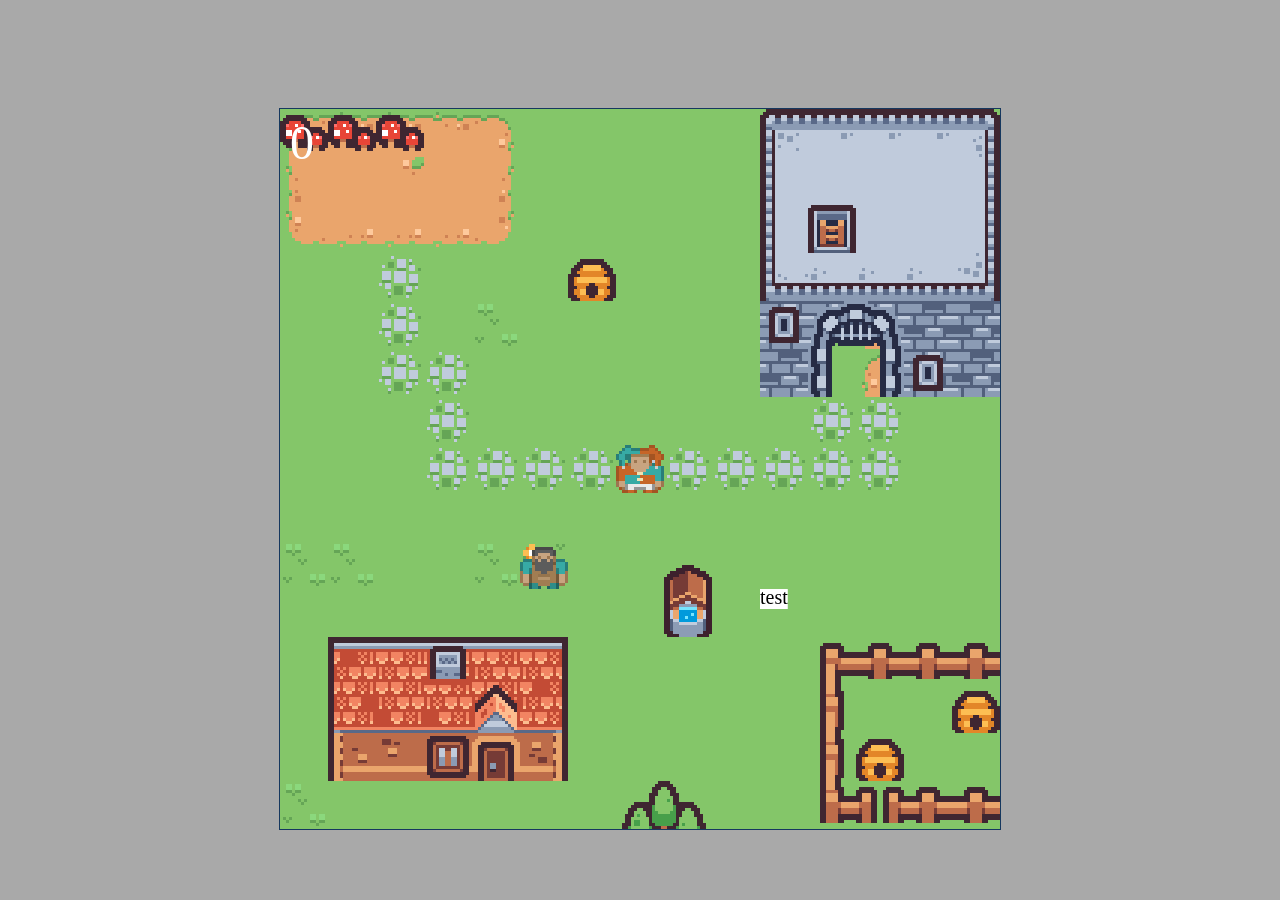
<file: game/index.html>
<!DOCTYPE html>
<html lang="en">
<head>
    <meta charset="UTF-8">
    <meta name="viewport" content="width=device-width, initial-scale=1.0">
    <title>Dungeon Game</title>
    <script src="engine/tileset.js" defer></script>
    <script src="engine/canvas.js" defer></script>
    <script src="engine/game-loop.js" defer></script>
    <script src="engine/scene.js" defer></script>
    <script src="engine/status-text.js" defer></script>
    <script src="engine/speech-bubble.js" defer></script>
    <script src="engine/animation-delay.js" defer></script>
    <script src="engine/keybinding.js" defer></script>
    <script src="engine/sprite.js" defer></script>
    <script src="scenes/scene1.js" defer></script>
    <script src="scenes/scene2.js" defer></script>
    <script src="scenes/scene3.js" defer></script>	 
    <script src="scenes/scene4.js" defer></script>
    <script src="scenes/world.js" defer></script>
    <script src="game.js" defer></script>
    <link rel="stylesheet" href="style.css">
</head>
<body>
    <img id="tileset" src="images/tilemap_packed.png" alt="tileset"/>
    <img id="mask" src="images/mask.png" alt="mask"/>
    <audio id="sfx" src="audio/game-start-317318.mp3"></audio>
    <canvas></canvas>
</body>
</html>
</file>
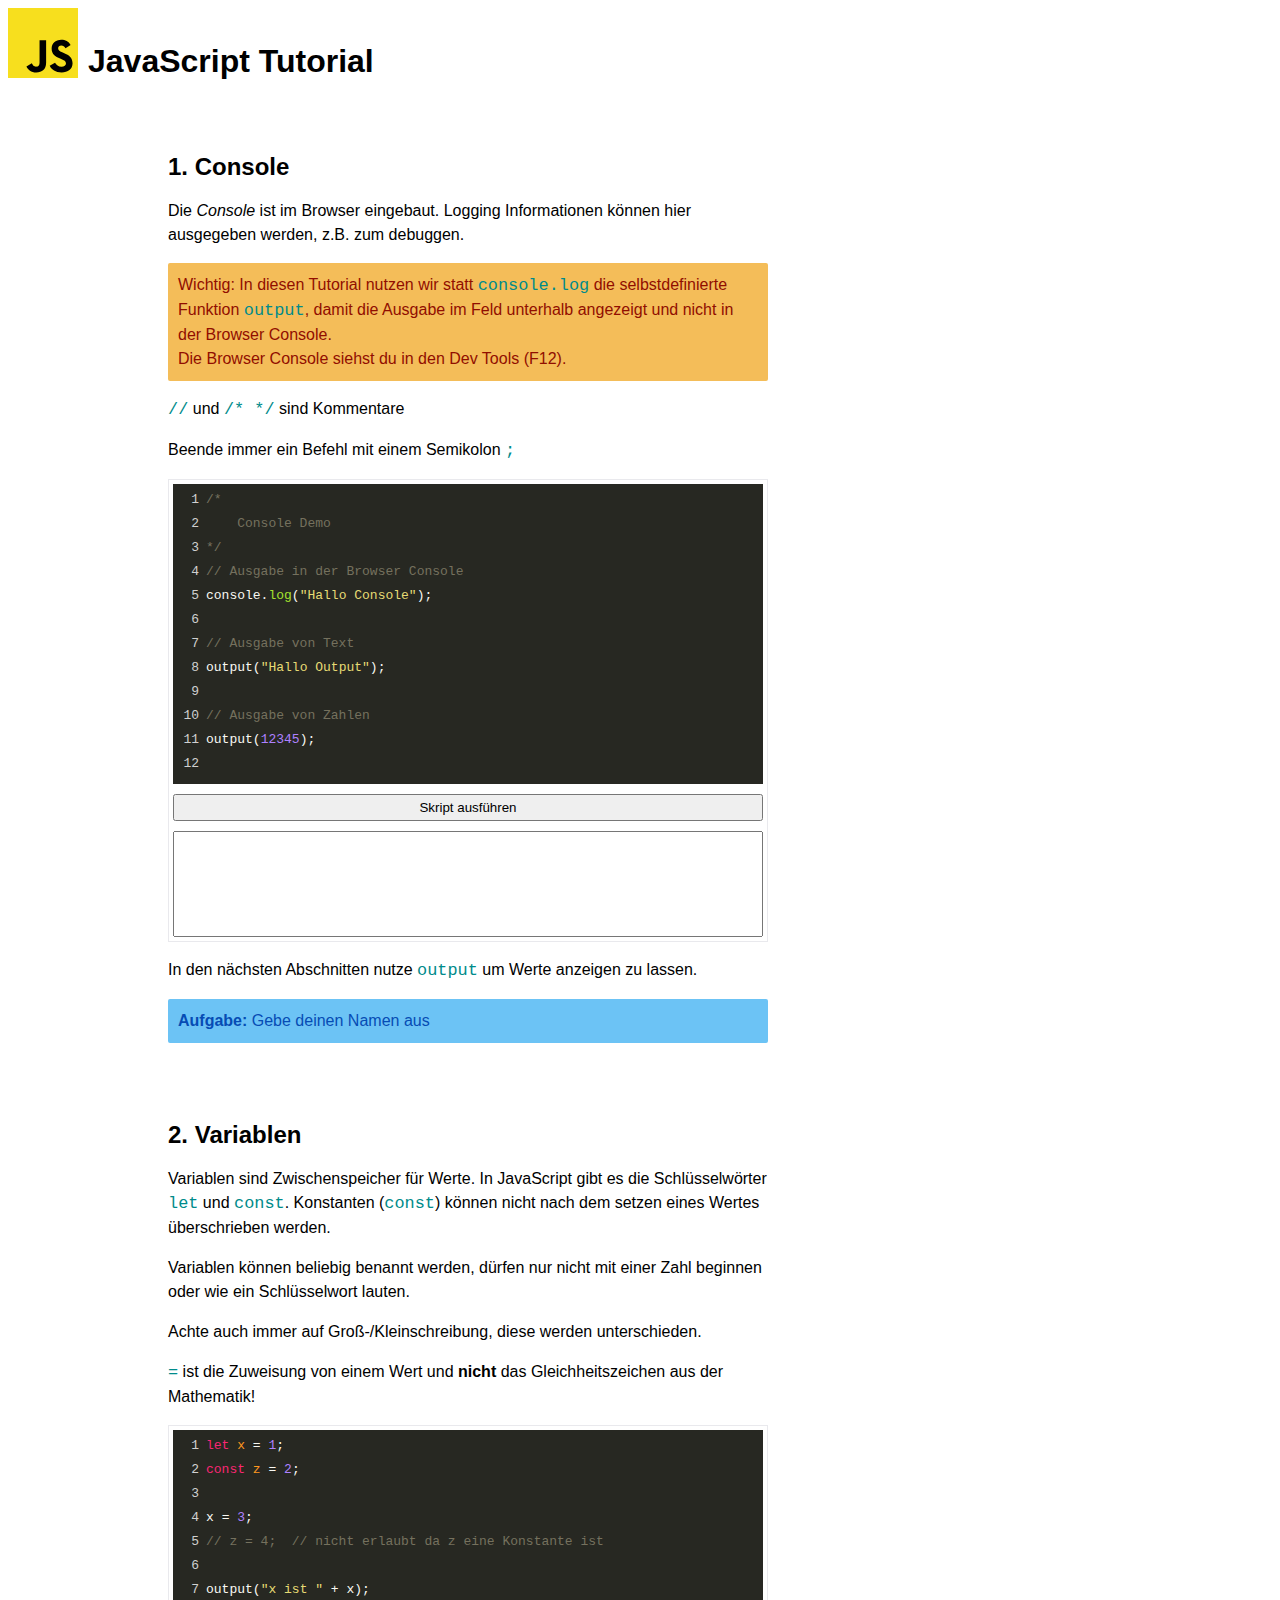
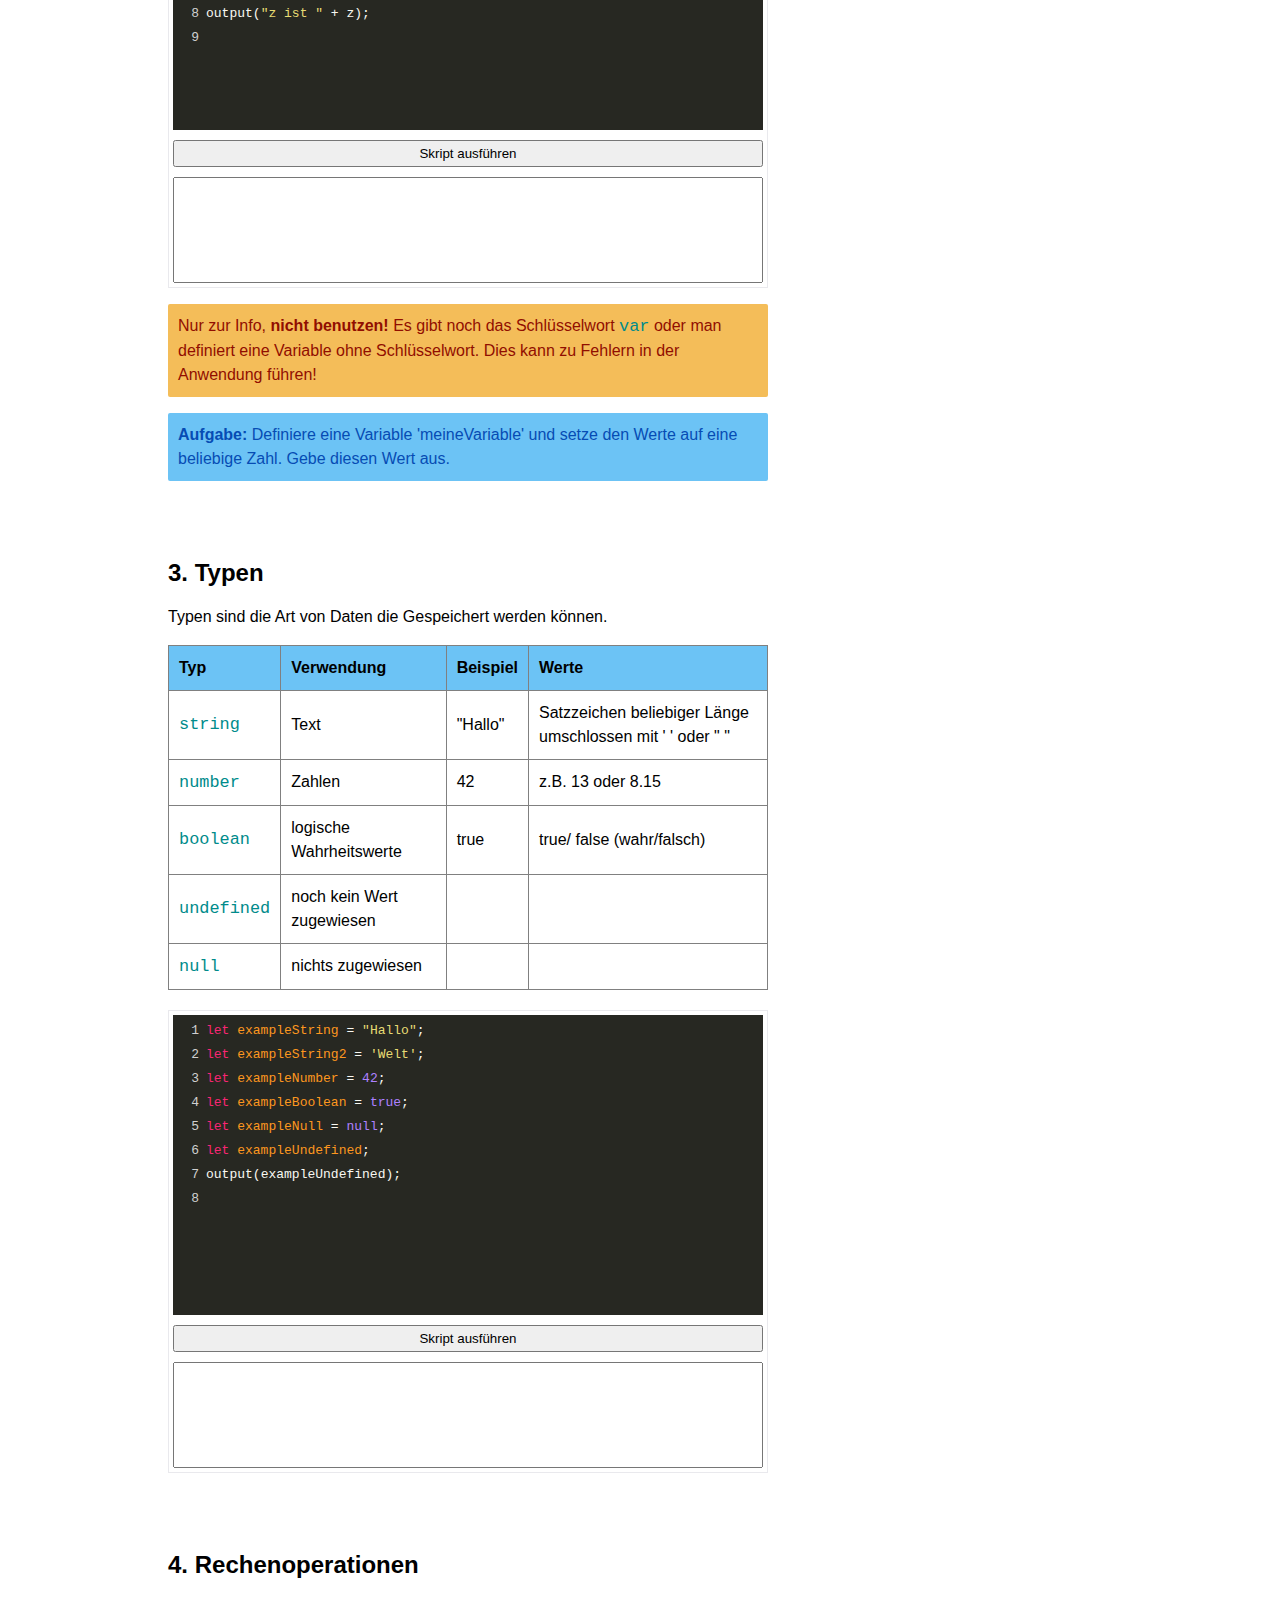
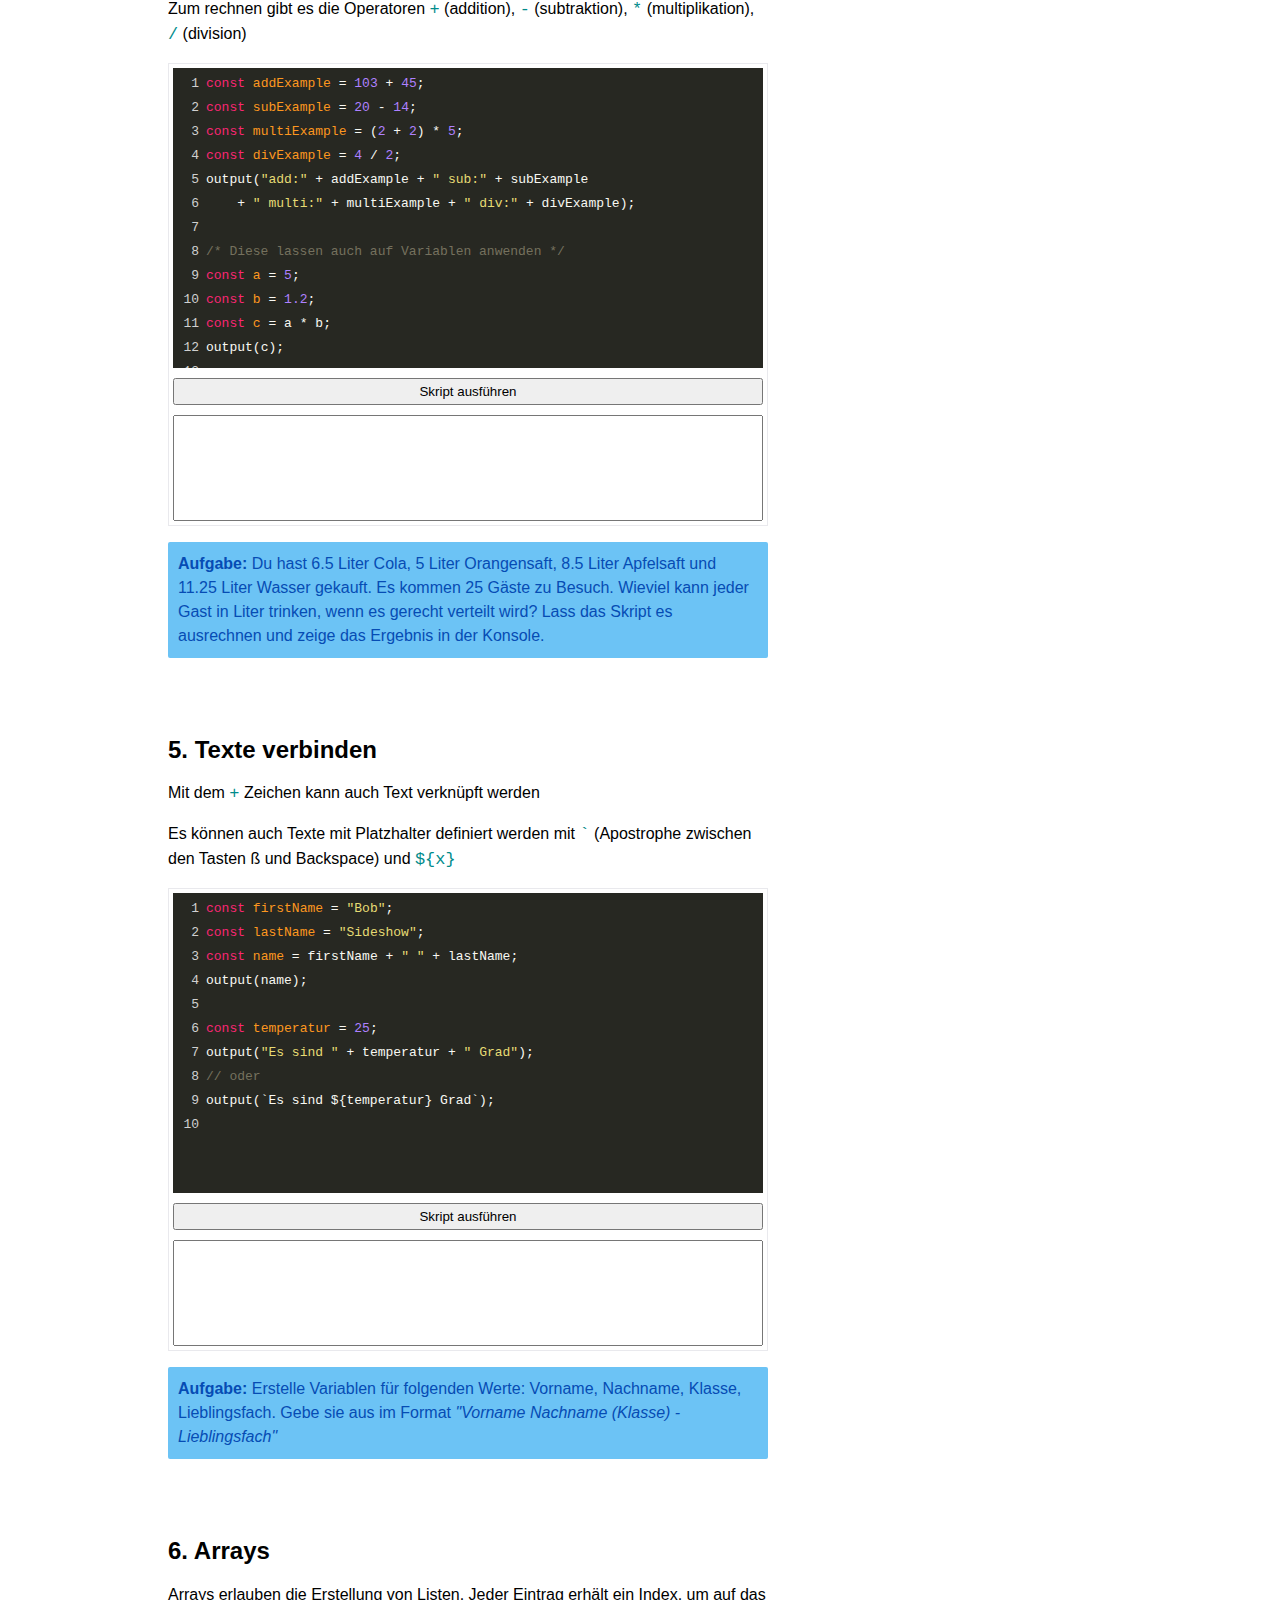
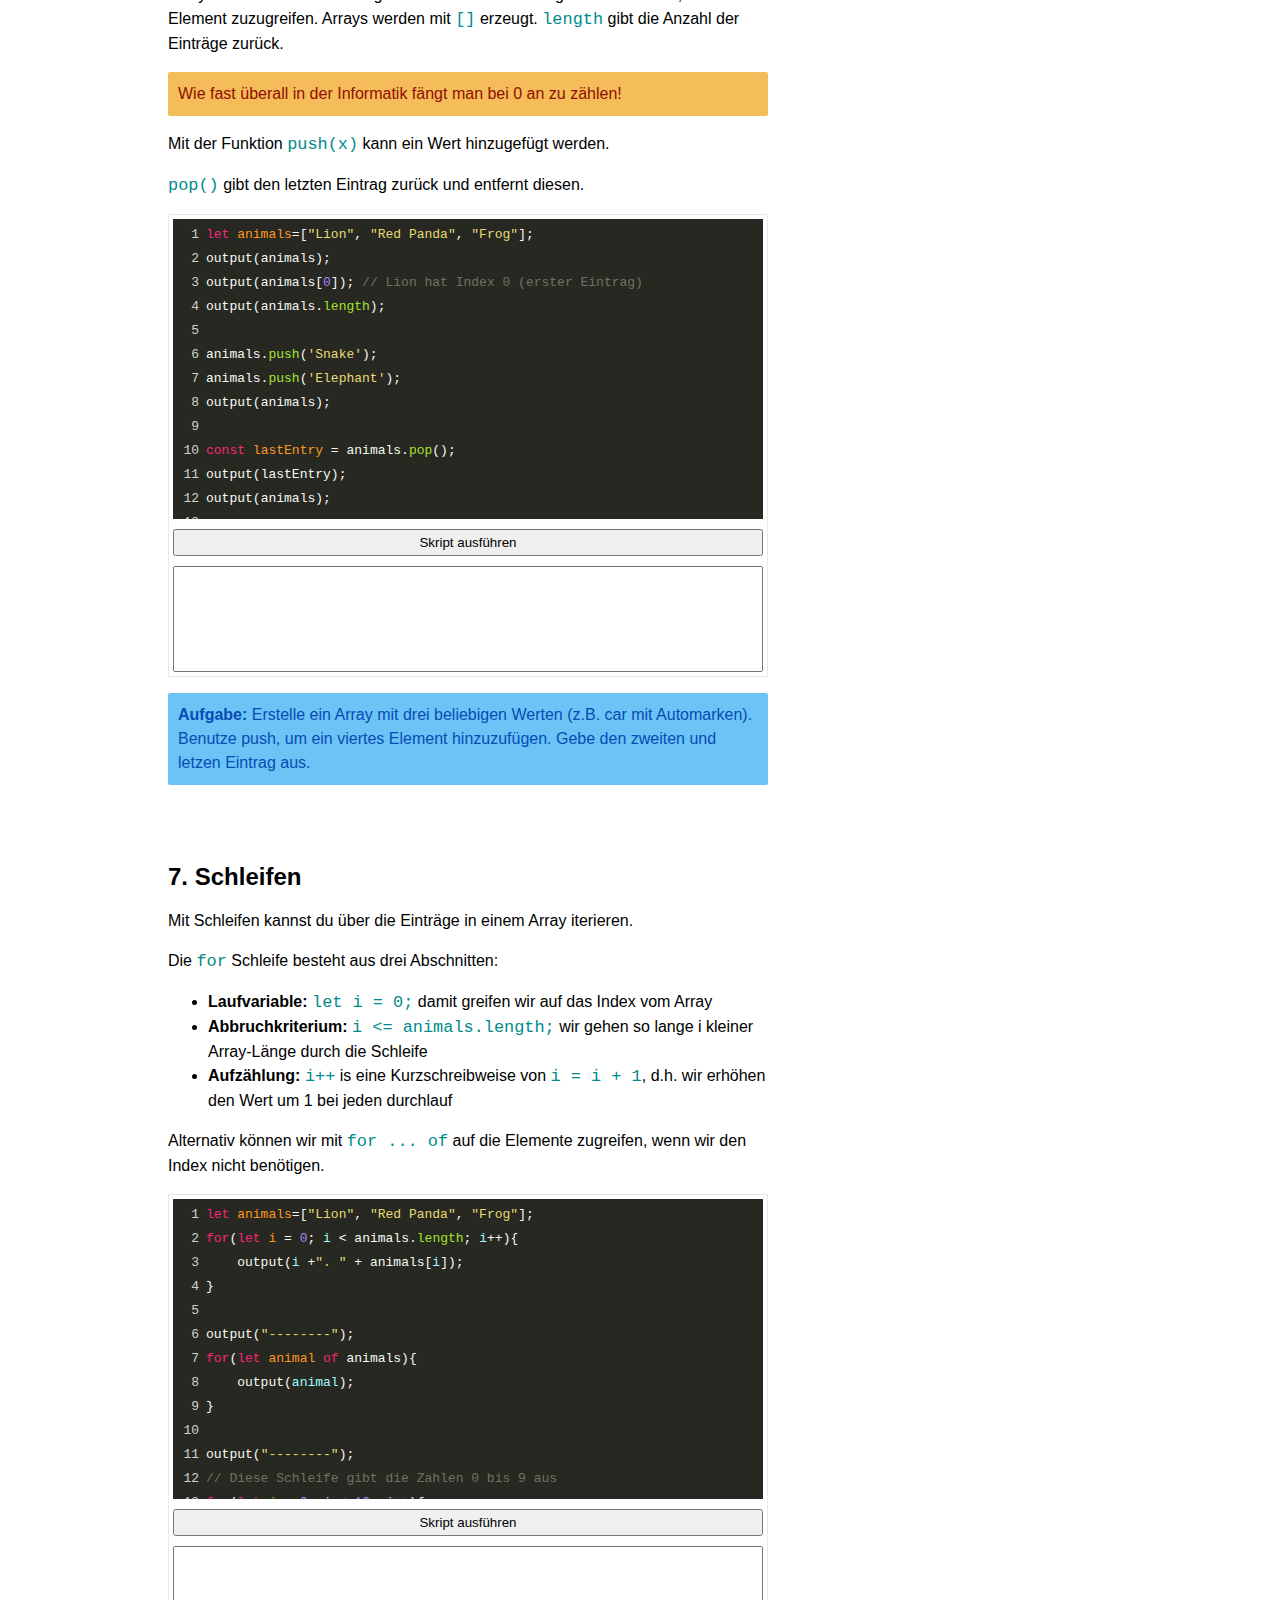
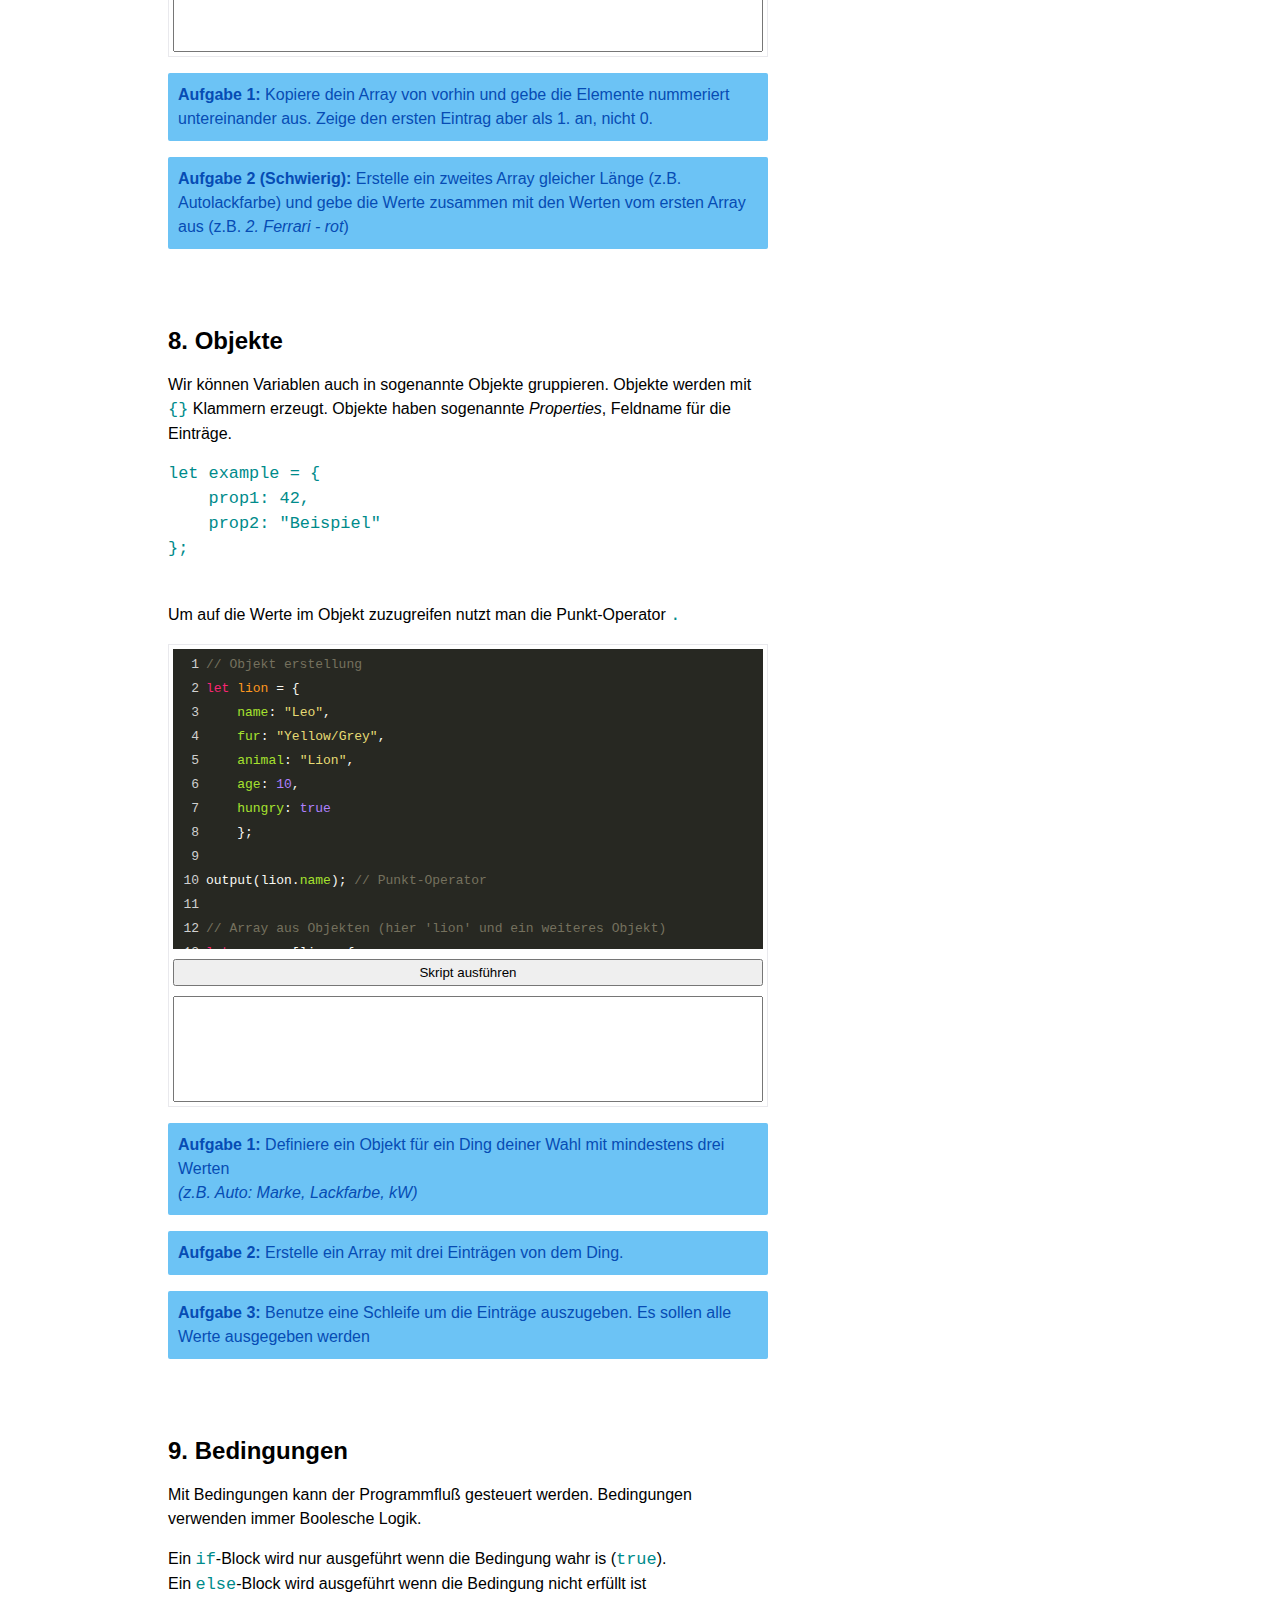
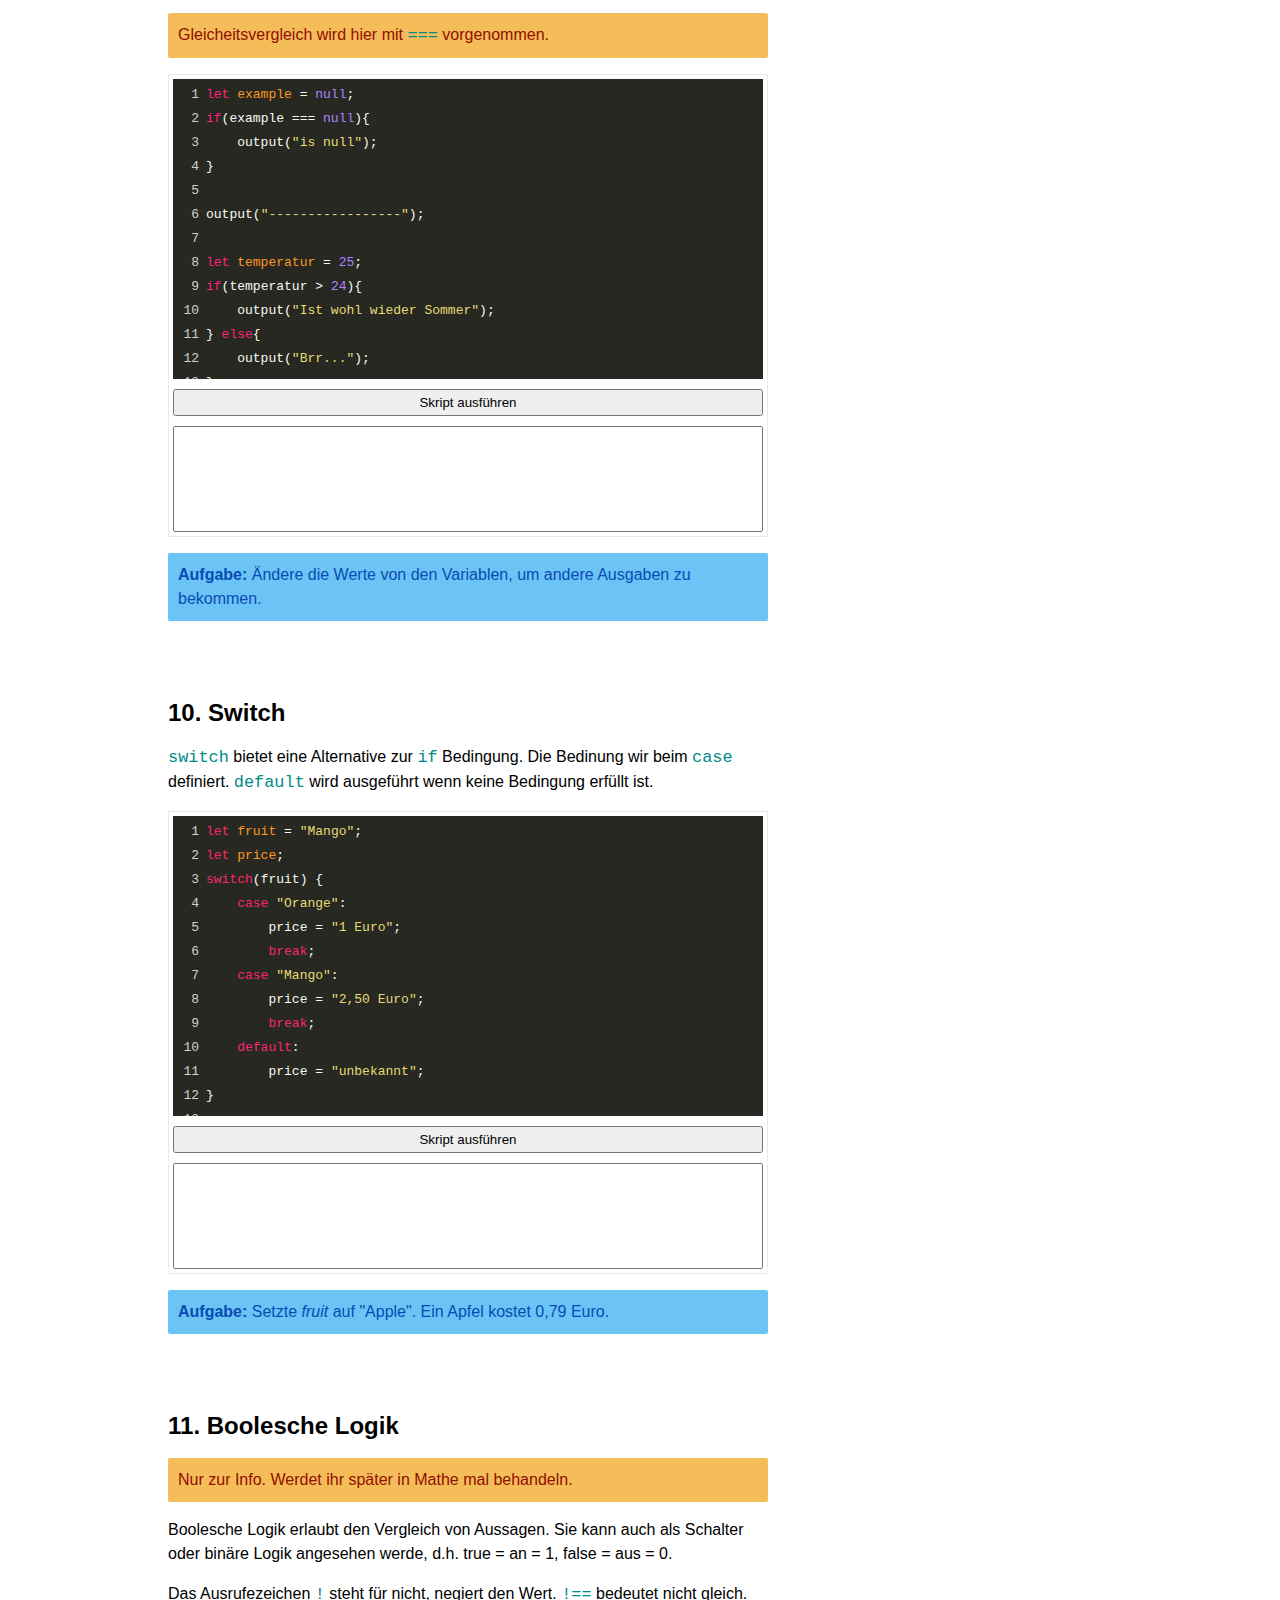
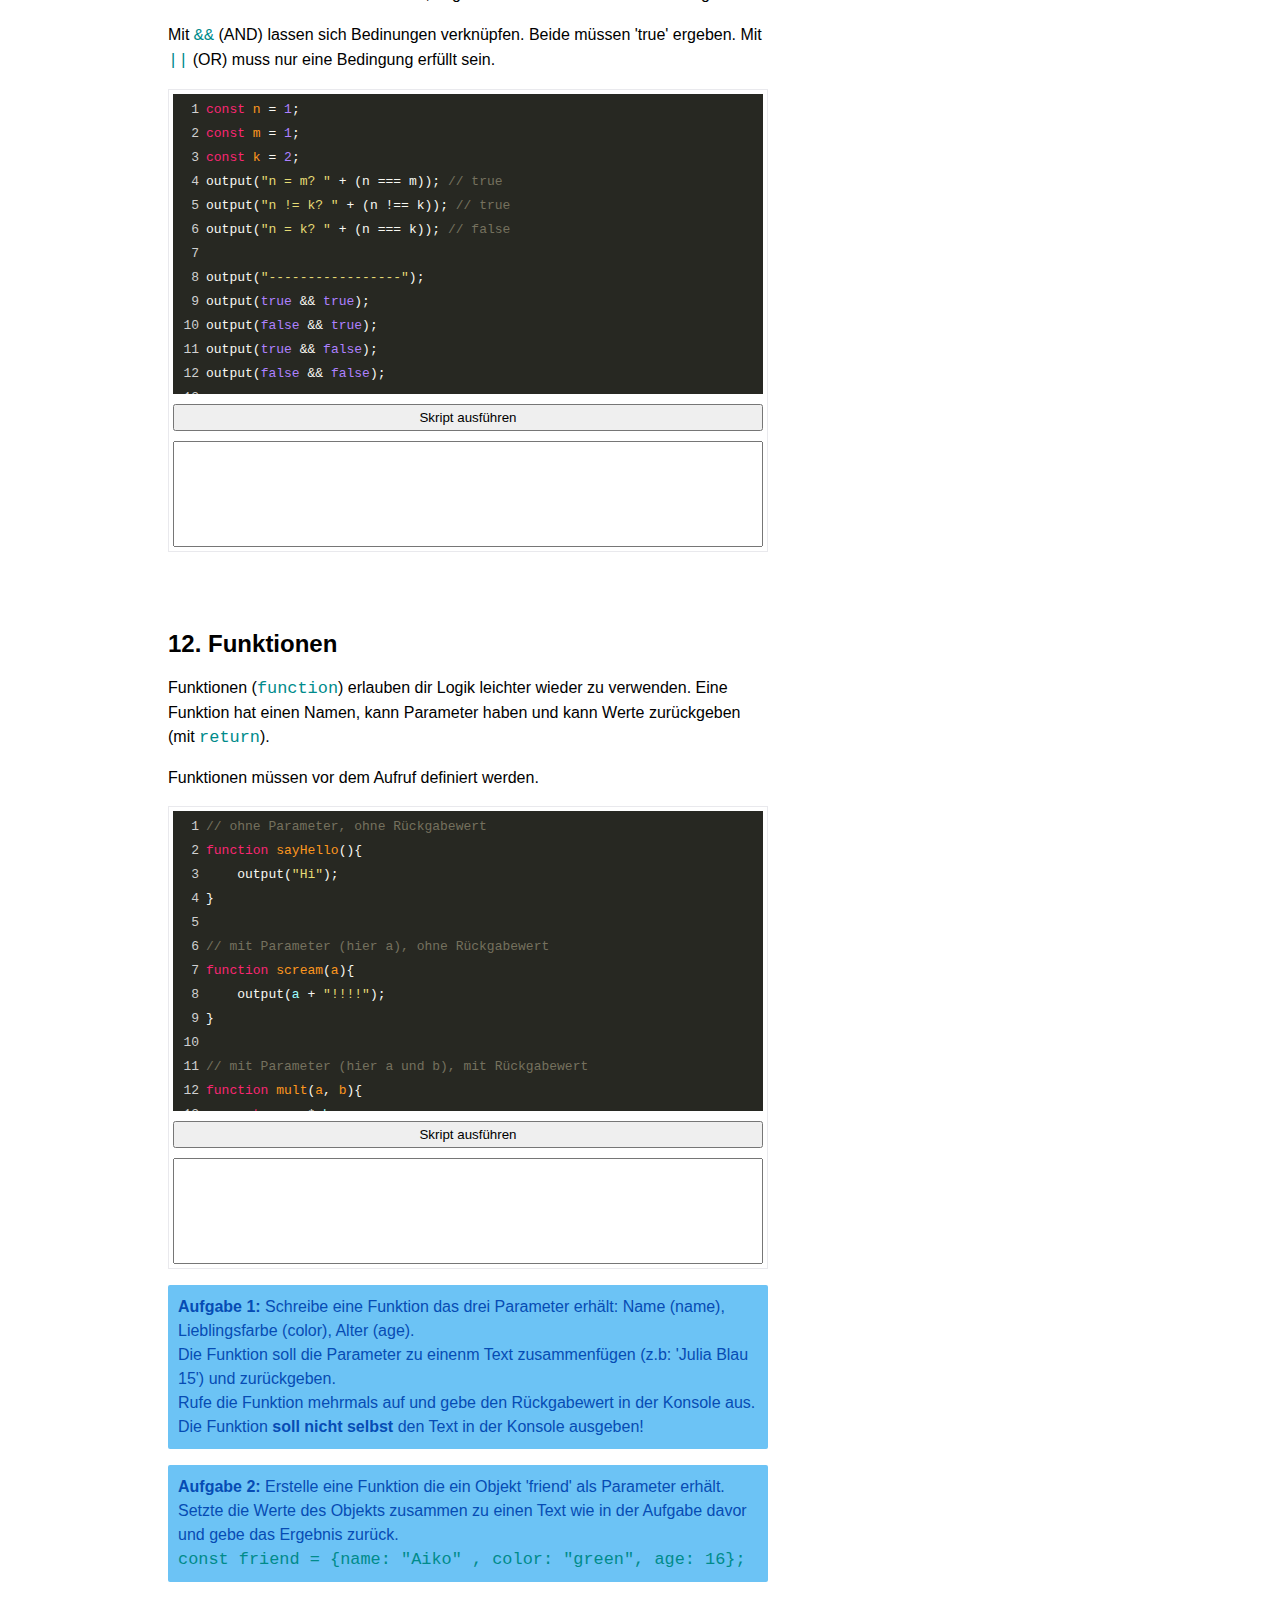
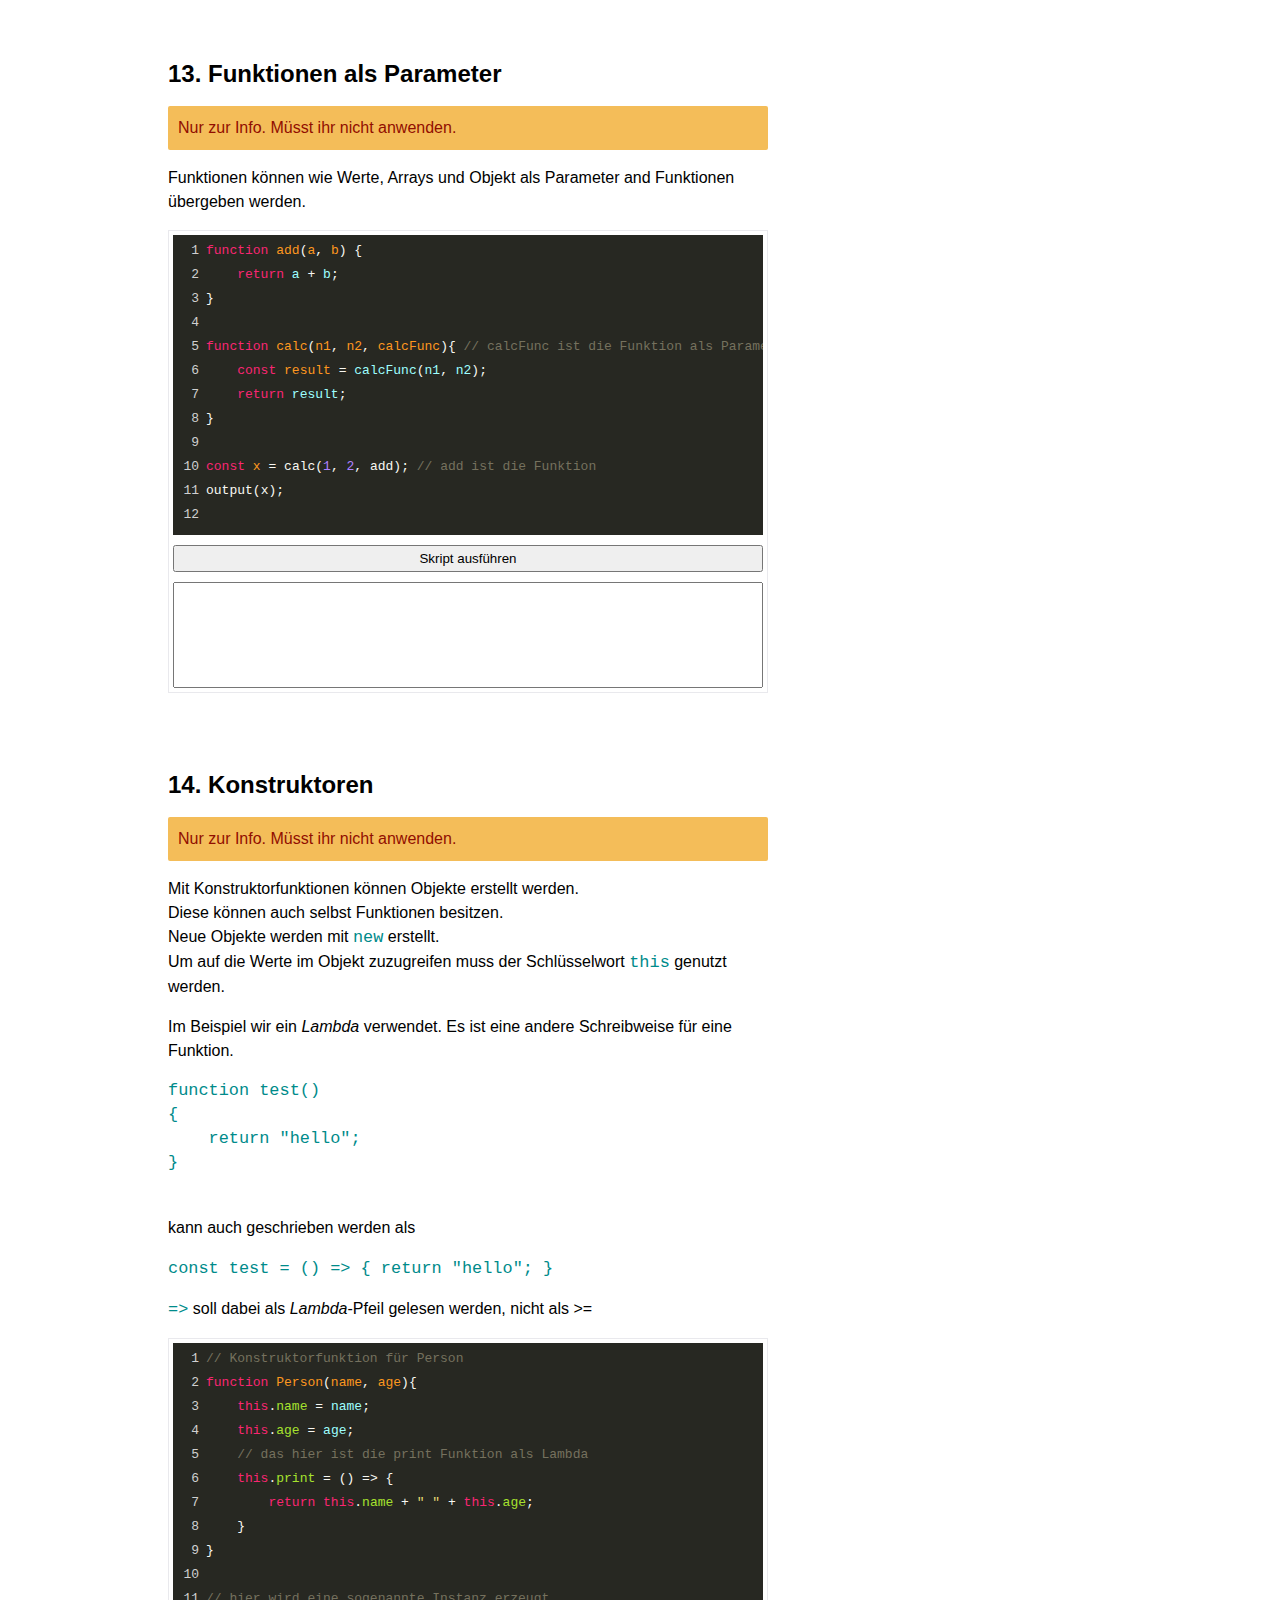
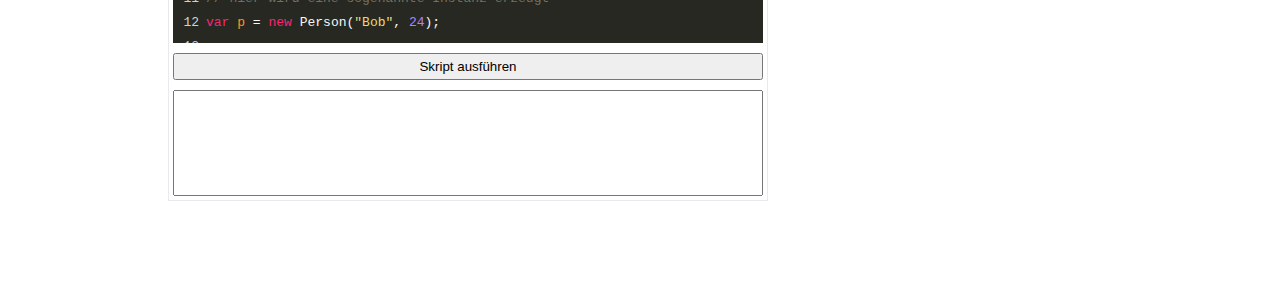
<file: js/index.html>
<!DOCTYPE html>
<html lang="en">

<head>
    <meta charset="UTF-8">
    <meta name="viewport" content="width=device-width, initial-scale=1.0">
    <title>JavaScript Tutorial with CodeMirror</title>
    <link rel="stylesheet" href="codemirror/codemirror.min.css">
    <link rel="stylesheet" href="codemirror/monokai.min.css">
    <script src="codemirror/codemirror.min.js"></script>
    <script src="codemirror/javascript.min.js"></script>
    <link rel="stylesheet" href="custom.css">
    <script src="custom.js" defer></script>
</head>

<body>
    <div id="container">
        <header>
            <h1>JavaScript Tutorial</h1>
        </header>



        <!-- <div id="reaction">
            <img id="smile" src="reaction/slightly_smiling_face.png" alt="rating" />
            <div id="task">
                <div id="task_text">
                    

                </div>                
            </div>
        </div> -->

        <div id="info">
            <div id="text">

                <article>
                    <h2>Console</h2>

                    <p>Die <em>Console</em> ist im Browser eingebaut. Logging Informationen können hier ausgegeben
                        werden, z.B. zum debuggen.</p>
                    <p class="important">Wichtig: In diesen Tutorial nutzen wir statt <code>console.log</code> die
                        selbstdefinierte Funktion <code>output</code>, damit die Ausgabe im Feld unterhalb angezeigt und
                        nicht in der Browser Console. <br />Die Browser Console siehst du in den Dev Tools (F12).</p>
                    <p><code>//</code> und <code>/* */</code> sind Kommentare</p>
                    <p>Beende immer ein Befehl mit einem Semikolon <code>;</code></p>

                    <section>
                        <textarea>
/*
    Console Demo
*/
// Ausgabe in der Browser Console
console.log("Hallo Console");

// Ausgabe von Text
output("Hallo Output");

// Ausgabe von Zahlen
output(12345);
                    </textarea>
                        <button>Skript ausführen</button>
                        <textarea></textarea>
                    </section>

                    <p>In den nächsten Abschnitten nutze <code>output</code> um Werte anzeigen zu lassen.</p>

                    <p class="exercise"><b>Aufgabe:</b> Gebe deinen Namen aus</p>
                </article>

                <article>
                    <h2>Variablen</h2>

                    <p>Variablen sind Zwischenspeicher für Werte. In JavaScript gibt es die Schlüsselwörter
                        <code>let</code> und <code>const</code>. Konstanten (<code>const</code>) können nicht nach dem
                        setzen eines Wertes überschrieben werden.</p>
                    <p>Variablen können beliebig benannt werden, dürfen nur nicht mit einer Zahl beginnen oder wie ein
                        Schlüsselwort lauten.</p>
                    <p>Achte auch immer auf Groß-/Kleinschreibung, diese werden unterschieden.</p>
                    <p><code>=</code> ist die Zuweisung von einem Wert und <b>nicht</b> das Gleichheitszeichen aus der
                        Mathematik!</p>

                    <section>
                        <textarea>
let x = 1;
const z = 2;

x = 3;
// z = 4;  // nicht erlaubt da z eine Konstante ist

output("x ist " + x);
output("z ist " + z);
                    </textarea>
                        <button>Skript ausführen</button>
                        <textarea></textarea>
                    </section>

                    <p class="important">Nur zur Info, <b>nicht benutzen!</b> Es gibt noch das Schlüsselwort
                        <code>var</code> oder man definiert eine Variable ohne Schlüsselwort. Dies kann zu Fehlern in
                        der Anwendung führen!</p>

                    <p class="exercise"><b>Aufgabe:</b> Definiere eine Variable 'meineVariable' und setze den Werte auf
                        eine beliebige Zahl. Gebe diesen Wert aus. </p>
                </article>


                <article>
                    <h2>Typen</h2>

                    <p>Typen sind die Art von Daten die Gespeichert werden können. </p>
                    <table>
                        <tr>
                            <th>Typ</th>
                            <th>Verwendung</th>
                            <th>Beispiel</th>
                            <th>Werte</th>
                        </tr>
                        <tr>
                            <td><code>string</code></td>
                            <td>Text</td>
                            <td>"Hallo" </td>
                            <td>Satzzeichen beliebiger Länge umschlossen mit ' ' oder " "</td>
                        </tr>
                        <tr>
                            <td><code>number</code></td>
                            <td>Zahlen</td>
                            <td>42</td>
                            <td>z.B. 13 oder 8.15</td>
                        </tr>
                        <tr>
                            <td><code>boolean</code></td>
                            <td>logische Wahrheitswerte</td>
                            <td>true</td>
                            <td>true/ false (wahr/falsch)</td>
                        </tr>
                        <tr>
                            <td><code>undefined</code></td>
                            <td>noch kein Wert zugewiesen</td>
                            <td></td>
                            <td></td>
                        </tr>
                        <tr>
                            <td><code>null</code></td>
                            <td>nichts zugewiesen</td>
                            <td></td>
                            <td></td>
                        </tr>
                    </table>

                    <section>
                        <textarea>
let exampleString = "Hallo";
let exampleString2 = 'Welt';
let exampleNumber = 42;
let exampleBoolean = true;
let exampleNull = null;
let exampleUndefined;
output(exampleUndefined);
                    </textarea>
                        <button>Skript ausführen</button>
                        <textarea></textarea>
                    </section>
                </article>

                <article>
                    <h2>Rechenoperationen</h2>

                    <p>Zum rechnen gibt es die Operatoren <code>+</code> (addition), <code>-</code> (subtraktion),
                        <code>*</code> (multiplikation), <code>/</code> (division)</p>

                    <section>
                        <textarea>
const addExample = 103 + 45;
const subExample = 20 - 14;
const multiExample = (2 + 2) * 5;
const divExample = 4 / 2;
output("add:" + addExample + " sub:" + subExample 
    + " multi:" + multiExample + " div:" + divExample);

/* Diese lassen auch auf Variablen anwenden */
const a = 5;
const b = 1.2;
const c = a * b;
output(c);
                    </textarea>
                        <button>Skript ausführen</button>
                        <textarea></textarea>
                    </section>

                    <p class="exercise"><b>Aufgabe:</b> Du hast 6.5 Liter Cola, 5 Liter Orangensaft, 8.5 Liter Apfelsaft
                        und 11.25 Liter Wasser gekauft.
                        Es kommen 25 Gäste zu Besuch. Wieviel kann jeder Gast in Liter trinken, wenn es gerecht verteilt wird?
                        Lass das Skript es ausrechnen und zeige das Ergebnis in der Konsole.</p>
                </article>


                <article>
                    <h2>Texte verbinden</h2>

                    <p>Mit dem <code>+</code> Zeichen kann auch Text verknüpft werden</p>
                    <p>Es können auch Texte mit Platzhalter definiert werden mit <code>`</code> (Apostrophe zwischen den
                        Tasten ß und Backspace) und <code>${x}</code> </p>

                    <section>
                        <textarea>
const firstName = "Bob";
const lastName = "Sideshow";
const name = firstName + " " + lastName;
output(name);

const temperatur = 25;
output("Es sind " + temperatur + " Grad");
// oder
output(`Es sind ${temperatur} Grad`);
                    </textarea>
                        <button>Skript ausführen</button>
                        <textarea></textarea>
                    </section>

                    <p class="exercise"><b>Aufgabe:</b> Erstelle Variablen für folgenden Werte: Vorname, Nachname,
                        Klasse, Lieblingsfach. Gebe sie aus im Format <em>"Vorname Nachname (Klasse) -
                            Lieblingsfach"</em></p>
                </article>


                <article>
                    <h2>Arrays</h2>

                    <p>Arrays erlauben die Erstellung von Listen. Jeder Eintrag erhält ein Index, um auf das Element
                        zuzugreifen. Arrays werden mit <code>[]</code> erzeugt. <code>length</code> gibt die Anzahl der
                        Einträge zurück.</p>
                    <p class="important">Wie fast überall in der Informatik fängt man bei 0 an zu zählen!</p>
                    <p>Mit der Funktion <code>push(x)</code> kann ein Wert hinzugefügt werden.</p>
                    <p><code>pop()</code> gibt den letzten Eintrag zurück und entfernt diesen.</p>
                    <section>
                        <textarea>
let animals=["Lion", "Red Panda", "Frog"];
output(animals);
output(animals[0]); // Lion hat Index 0 (erster Eintrag)
output(animals.length);

animals.push('Snake');
animals.push('Elephant');
output(animals);

const lastEntry = animals.pop();
output(lastEntry);
output(animals);

                    </textarea>
                        <button>Skript ausführen</button>
                        <textarea></textarea>
                    </section>

                    <p class="exercise"><b>Aufgabe:</b> Erstelle ein Array mit drei beliebigen Werten (z.B. car mit
                        Automarken). Benutze push, um ein viertes Element hinzuzufügen. Gebe den zweiten und letzen
                        Eintrag aus.</p>
                </article>

                <article>
                    <h2>Schleifen</h2>

                    <p>Mit Schleifen kannst du über die Einträge in einem Array iterieren.</p>
                    <p>Die <code>for</code> Schleife besteht aus drei Abschnitten:
                    <ul>
                        <li><b>Laufvariable: </b><code>let i = 0;</code> damit greifen wir auf das Index vom Array</li>
                        <li><b>Abbruchkriterium:</b> <code>i &lt;= animals.length;</code> wir gehen so lange i kleiner
                            Array-Länge durch die Schleife</li>
                        <li><b>Aufzählung: </b> <code>i++</code> is eine Kurzschreibweise von <code>i = i + 1</code>,
                            d.h. wir erhöhen den Wert um 1 bei jeden durchlauf </li>
                    </ul>
                    </p>

                    <p>Alternativ können wir mit <code>for ... of</code> auf die Elemente zugreifen, wenn wir den Index
                        nicht benötigen.</p>

                    <section>
                        <textarea>
let animals=["Lion", "Red Panda", "Frog"];
for(let i = 0; i &lt; animals.length; i++){
    output(i +". " + animals[i]);
}

output("--------");
for(let animal of animals){
    output(animal);
}

output("--------");
// Diese Schleife gibt die Zahlen 0 bis 9 aus
for(let j = 0; j &lt; 10; j++){
    output(j);
} 

                    </textarea>
                        <button>Skript ausführen</button>
                        <textarea></textarea>
                    </section>

                    <p class="exercise">
                        <b>Aufgabe 1:</b> Kopiere dein Array von vorhin und gebe die Elemente nummeriert untereinander
                        aus. Zeige den ersten Eintrag aber als 1. an, nicht 0.
                    </p>
                    <p class="exercise">
                        <b>Aufgabe 2 (Schwierig):</b> Erstelle ein zweites Array gleicher Länge (z.B. Autolackfarbe) und
                        gebe die Werte zusammen mit den Werten vom ersten Array aus (z.B. <em>2. Ferrari - rot</em>)
                    </p>
                </article>

                <article>
                    <h2>Objekte</h2>

                    <p>Wir können Variablen auch in sogenannte Objekte gruppieren. Objekte werden mit <code>{}</code>
                        Klammern erzeugt. Objekte haben sogenannte <em>Properties</em>, Feldname für die Einträge. </p>
                    <p><code><pre>
let example = {
    prop1: 42,
    prop2: "Beispiel"
};
                </pre></code></p>
                    <p>Um auf die Werte im Objekt zuzugreifen nutzt man die Punkt-Operator <code>.</code></p>

                    <section>
                        <textarea>
// Objekt erstellung
let lion = {
    name: "Leo",
    fur: "Yellow/Grey",
    animal: "Lion",
    age: 10,
    hungry: true
    };

output(lion.name); // Punkt-Operator

// Array aus Objekten (hier 'lion' und ein weiteres Objekt)    
let cage = [lion, {
    name: "Tony",
    fur: "Orange/Black Stripes",
    animal: "Tiger",
    age: 12,
    hungry: true,
}];

/* Ausgabe [object Object], 
   da Skript nicht weiß wie Objekt hier ausgegeben werden soll*/
output(cage); 

console.log(cage); // In der Console (F12) wird das Objekt ausgegeben

output(cage[1].name);  // Array Index und Punkt-Operator

// Schleifen gehen auch
for(let c of cage){
    output(`${c.name} is a ${c.animal} and is ${c.age} years old`);
}

                    </textarea>
                        <button>Skript ausführen</button>
                        <textarea></textarea>
                    </section>

                    <p class="exercise"><b>Aufgabe 1:</b> Definiere ein Objekt für ein Ding deiner Wahl mit mindestens
                        drei Werten <br /><em>(z.B. Auto: Marke, Lackfarbe, kW)</em></p>
                    <p class="exercise"><b>Aufgabe 2:</b> Erstelle ein Array mit drei Einträgen von dem Ding.</p>
                    <p class="exercise"><b>Aufgabe 3:</b> Benutze eine Schleife um die Einträge auszugeben. Es sollen
                        alle Werte ausgegeben werden</p>
                </article>

                <article>
                    <h2>Bedingungen</h2>

                    <p>Mit Bedingungen kann der Programmfluß gesteuert werden. Bedingungen verwenden immer Boolesche
                        Logik.</p>
                    <p>Ein <code>if</code>-Block wird nur ausgeführt wenn die Bedingung wahr is (<code>true</code>).
                        <br />Ein <code>else</code>-Block wird ausgeführt wenn die Bedingung nicht erfüllt ist</p>
                    <p class="important">Gleicheitsvergleich wird hier mit <code>===</code> vorgenommen.</p>

                    <section>
                        <textarea>
let example = null;
if(example === null){
    output("is null");
}

output("-----------------");

let temperatur = 25;
if(temperatur &gt; 24){
    output("Ist wohl wieder Sommer");
} else{
    output("Brr...");
}

output("-----------------");

let number = 42;
if(number &gt; 0){
    output("number " + number + " is positive");
}else if (number &lt; 0){
    output("number " + number + " is negative");
}else {
    output("number is zero");
}
                    </textarea>
                        <button>Skript ausführen</button>
                        <textarea></textarea>
                    </section>

                    <p class="exercise"><b>Aufgabe:</b> Ändere die Werte von den Variablen, um andere Ausgaben zu
                        bekommen.</p>
                </article>

                <article>
                    <h2>Switch</h2>

                    <p><code>switch</code> bietet eine Alternative zur <code>if</code> Bedingung. Die Bedinung wir beim
                        <code>case</code> definiert. <code>default</code> wird ausgeführt wenn keine Bedingung erfüllt
                        ist.</p>

                    <section>
                        <textarea>
let fruit = "Mango";
let price;
switch(fruit) {
    case "Orange":
        price = "1 Euro";
        break;
    case "Mango":
        price = "2,50 Euro";
        break;
    default:
        price = "unbekannt";
}

output(`${fruit} kostet ${price}`);
                    </textarea>
                        <button>Skript ausführen</button>
                        <textarea></textarea>
                    </section>

                    <p class="exercise"><b>Aufgabe:</b> Setzte <em>fruit</em> auf "Apple". Ein Apfel kostet 0,79 Euro.
                    </p>
                </article>

                <article>
                    <h2>Boolesche Logik</h2>

                    <p class="important">Nur zur Info. Werdet ihr später in Mathe mal behandeln.</p>

                    <p>Boolesche Logik erlaubt den Vergleich von Aussagen. Sie kann auch als Schalter oder binäre Logik
                        angesehen werde, d.h. true = an = 1, false = aus = 0. </p>
                    <p>Das Ausrufezeichen <code>!</code> steht für nicht, negiert den Wert. <code>!==</code> bedeutet
                        nicht gleich.</p>
                    <p>Mit <code>&amp;&amp;</code> (AND) lassen sich Bedinungen verknüpfen. Beide müssen 'true' ergeben.
                        Mit <code>||</code> (OR) muss nur eine Bedingung erfüllt sein.</p>

                    <section>
                        <textarea>
const n = 1;
const m = 1;
const k = 2;                        
output("n = m? " + (n === m)); // true 
output("n != k? " + (n !== k)); // true
output("n = k? " + (n === k)); // false

output("-----------------");
output(true && true);
output(false && true);
output(true && false);
output(false && false);
                           
output("-----------------");
output(true || true);
output(false || true);
output(true || false);
output(false || false);                      
                    </textarea>
                        <button>Skript ausführen</button>
                        <textarea></textarea>
                    </section>
                </article>

                <article>
                    <h2>Funktionen</h2>

                    <p>Funktionen (<code>function</code>) erlauben dir Logik leichter wieder zu verwenden. Eine Funktion
                        hat einen Namen, kann Parameter haben und kann Werte zurückgeben (mit <code>return</code>).</p>
                    <p>Funktionen müssen vor dem Aufruf definiert werden.</p>

                    <section>
                        <textarea>
// ohne Parameter, ohne Rückgabewert
function sayHello(){
    output("Hi");
}

// mit Parameter (hier a), ohne Rückgabewert
function scream(a){
    output(a + "!!!!");
}

// mit Parameter (hier a und b), mit Rückgabewert
function mult(a, b){
    return a * b;
}

// ohne Parameter, mit Rückgabewert
function getDate(){
    const date = new Date();
    return "Das aktuelle Datum ist der: " 
        + date.getDate() + "." 
        /* Date in JavaScript ist etwas seltsam. Januar = 0, 
           daher müssen wir hier + 1 rechnen. */
        + (date.getMonth() + 1);
}

sayHello();
scream("Banzai");
output(mult(2, 5));
output(getDate());
scream("The End");
                    </textarea>
                        <button>Skript ausführen</button>
                        <textarea></textarea>
                    </section>

                    <p class="exercise"><b>Aufgabe 1:</b> Schreibe eine Funktion das drei Parameter erhält: Name (name),
                        Lieblingsfarbe (color), Alter (age). <br />
                        Die Funktion soll die Parameter zu einenm Text zusammenfügen (z.b: 'Julia Blau 15') und
                        zurückgeben.<br />
                        Rufe die Funktion mehrmals auf und gebe den Rückgabewert in der Konsole aus. <br />
                        Die Funktion <b>soll nicht selbst</b> den Text in der Konsole ausgeben!</p>
                    <p class="exercise"><b>Aufgabe 2:</b> Erstelle eine Funktion die ein Objekt 'friend' als Parameter
                        erhält. <br />
                        Setzte die Werte des Objekts zusammen zu einen Text wie in der Aufgabe davor und gebe das
                        Ergebnis zurück.<br />
                        <code>const friend = {name: "Aiko" , color: "green", age: 16};</code>
                    </p>
                </article>

                <article>
                    <h2>Funktionen als Parameter</h2>

                    <p class="important">Nur zur Info. Müsst ihr nicht anwenden.</p>

                    <p>Funktionen können wie Werte, Arrays und Objekt als Parameter and Funktionen übergeben werden.</p>

                    <section>
                        <textarea>
function add(a, b) {
    return a + b;
}

function calc(n1, n2, calcFunc){ // calcFunc ist die Funktion als Parameter
    const result = calcFunc(n1, n2);
    return result;
}

const x = calc(1, 2, add); // add ist die Funktion
output(x);
                    </textarea>
                        <button>Skript ausführen</button>
                        <textarea></textarea>
                    </section>
                </article>

                <article>
                    <h2>Konstruktoren</h2>

                    <p class="important">Nur zur Info. Müsst ihr nicht anwenden.</p>
                    <p>Mit Konstruktorfunktionen können Objekte erstellt werden. <br />
                        Diese können auch selbst Funktionen besitzen. <br />
                        Neue Objekte werden mit <code>new</code> erstellt. <br />
                        Um auf die Werte im Objekt zuzugreifen muss der Schlüsselwort <code>this</code> genutzt werden.
                    </p>

                    <p>Im Beispiel wir ein <em>Lambda</em> verwendet. Es ist eine andere Schreibweise für eine Funktion.</p>
                    <code><pre>
function test()
{
    return "hello";
}                
                </pre></code>
                    <p>kann auch geschrieben werden als</p>
                    <code>
const test = () =&gt; { return "hello"; }
                </code>

                <p><code>=&gt;</code> soll dabei als <em>Lambda</em>-Pfeil gelesen werden, nicht als &gt;=</p>

                    <section>
                        <textarea>
// Konstruktorfunktion für Person
function Person(name, age){
    this.name = name;
    this.age = age;
    // das hier ist die print Funktion als Lambda 
    this.print = () =&gt; {
        return this.name + " " + this.age;
    }
}

// hier wird eine sogenannte Instanz erzeugt
var p = new Person("Bob", 24);

// Das Objekt besitzt die Funktion 'print'
output(p.print());
                    </textarea>
                        <button>Skript ausführen</button>
                        <textarea></textarea>
                    </section>
                </article>

                <!--

            <article>
                <h2>Typen</h2>

                <p></p>

                <section>
                    <textarea>

                    </textarea>
                    <button>Skript ausführen</button>
                    <textarea></textarea>
                </section>
            </article>
        
        -->



            </div>
        </div>


    </div>




    </div>

</body>

</html>
</file>
<file: css/custom.css>
body {
    font-family: Arial, Helvetica, sans-serif;
    box-sizing: content-box;
    height: 100vh;
    line-height: 1.5rem;
}

#container {


    display: grid;
    grid-template-columns: 120px 600px 600px 400px;
    gap: 40px;
    grid-auto-flow: row;
    grid-template-areas:
        "head head head head"
        "nav info coding reaction"
        "nav info render reaction"
        "nav info . .";
}


header {
    grid-area: head;
    background-image: url('css3_logo.svg');
    background-repeat: no-repeat;
    background-size: 50px;
    margin-bottom: 20px;
}

header h1 {
    padding-left: 80px;
    padding-top: 20px;
}

h2 {
    margin-top: 0;
}

nav {
    grid-area: nav;
}

nav button {
    border: none;
    background-color: transparent;
    text-transform: uppercase;
    font-size: 18px;
    margin-bottom: 20px;
    cursor: pointer;
    display: block;
    border-left: solid 6px transparent;
}

nav button:hover,
nav button.active {
    border-left-color: #264de4;
}

div#reaction {
    grid-area: reaction;
    justify-content: center;
}

#smile {
    margin-left: 60px;
}

div#info {
    grid-area: info;
}

div#code {
    grid-area: coding;
}

div#render {
    grid-area: render;
}

#editor {
    height: 500px;
    width: 600px;
    border: 1px solid #ccc;
    margin: 20px 0;
}

#render {
    height: 500px;
}

code {
    font-size: 1.3em;
    color: darkcyan;
}

#render {
    border: dashed grey 2px;
    background-repeat: no-repeat;
    background-position: center center;
    background-color: rgb(186, 235, 235);
}

#render::before {
    content: 'HTML Ausgabe';
    display: block;
    position: absolute;
    margin-top: -24px;
    color: grey;
}

#code::before {
    content: 'CSS';
    display: block;
    position: absolute;
    margin-top: -24px;
    color: grey;
}

#solution {
    display: none;
}

#solve {
    color: grey;
    border: grey 1px dashed;
    padding: 10px;
    margin: 10px;
}

#steps {
    display: none;
}

#render.correct {
    background-image: url(reaction/check_mark.png);
    background-color: rgb(235, 163, 235);

}

details {
    margin-bottom: 20px;
}

summary {
    font-size: 18px;
    font-weight: 700;

}

summary:hover {
    cursor: pointer;
}
</file>
<file: game/style.css>
body{
    background-color: darkgrey;
    display: flex;
    justify-content: center;        
}

canvas{
    border: solid 1px rgb(22, 56, 95);
    background-color: white;
    margin-top: 100px;
}

img{
    display: none;
}



body.editor img{
    display: block;
    margin-right: 50px;
}

body.editor{
    flex-direction: column;
}

body.editor textarea{
    height: 50px;
}

body.editor div{
    padding-top: 20px;
}

body.editor canvas{
    margin-top: 0;
}
</file>
<file: css/codemirror/codemirror.min.css>
.CodeMirror{font-family:monospace;height:300px;color:#000;direction:ltr}.CodeMirror-lines{padding:4px 0}.CodeMirror pre.CodeMirror-line,.CodeMirror pre.CodeMirror-line-like{padding:0 4px}.CodeMirror-gutter-filler,.CodeMirror-scrollbar-filler{background-color:#fff}.CodeMirror-gutters{border-right:1px solid #ddd;background-color:#f7f7f7;white-space:nowrap}.CodeMirror-linenumber{padding:0 3px 0 5px;min-width:20px;text-align:right;color:#999;white-space:nowrap}.CodeMirror-guttermarker{color:#000}.CodeMirror-guttermarker-subtle{color:#999}.CodeMirror-cursor{border-left:1px solid #000;border-right:none;width:0}.CodeMirror div.CodeMirror-secondarycursor{border-left:1px solid silver}.cm-fat-cursor .CodeMirror-cursor{width:auto;border:0!important;background:#7e7}.cm-fat-cursor div.CodeMirror-cursors{z-index:1}.cm-fat-cursor .CodeMirror-line::selection,.cm-fat-cursor .CodeMirror-line>span::selection,.cm-fat-cursor .CodeMirror-line>span>span::selection{background:0 0}.cm-fat-cursor .CodeMirror-line::-moz-selection,.cm-fat-cursor .CodeMirror-line>span::-moz-selection,.cm-fat-cursor .CodeMirror-line>span>span::-moz-selection{background:0 0}.cm-fat-cursor{caret-color:transparent}@-moz-keyframes blink{50%{background-color:transparent}}@-webkit-keyframes blink{50%{background-color:transparent}}@keyframes blink{50%{background-color:transparent}}.cm-tab{display:inline-block;text-decoration:inherit}.CodeMirror-rulers{position:absolute;left:0;right:0;top:-50px;bottom:0;overflow:hidden}.CodeMirror-ruler{border-left:1px solid #ccc;top:0;bottom:0;position:absolute}.cm-s-default .cm-header{color:#00f}.cm-s-default .cm-quote{color:#090}.cm-negative{color:#d44}.cm-positive{color:#292}.cm-header,.cm-strong{font-weight:700}.cm-em{font-style:italic}.cm-link{text-decoration:underline}.cm-strikethrough{text-decoration:line-through}.cm-s-default .cm-keyword{color:#708}.cm-s-default .cm-atom{color:#219}.cm-s-default .cm-number{color:#164}.cm-s-default .cm-def{color:#00f}.cm-s-default .cm-variable-2{color:#05a}.cm-s-default .cm-type,.cm-s-default .cm-variable-3{color:#085}.cm-s-default .cm-comment{color:#a50}.cm-s-default .cm-string{color:#a11}.cm-s-default .cm-string-2{color:#f50}.cm-s-default .cm-meta{color:#555}.cm-s-default .cm-qualifier{color:#555}.cm-s-default .cm-builtin{color:#30a}.cm-s-default .cm-bracket{color:#997}.cm-s-default .cm-tag{color:#170}.cm-s-default .cm-attribute{color:#00c}.cm-s-default .cm-hr{color:#999}.cm-s-default .cm-link{color:#00c}.cm-s-default .cm-error{color:red}.cm-invalidchar{color:red}.CodeMirror-composing{border-bottom:2px solid}div.CodeMirror span.CodeMirror-matchingbracket{color:#0b0}div.CodeMirror span.CodeMirror-nonmatchingbracket{color:#a22}.CodeMirror-matchingtag{background:rgba(255,150,0,.3)}.CodeMirror-activeline-background{background:#e8f2ff}.CodeMirror{position:relative;overflow:hidden;background:#fff}.CodeMirror-scroll{overflow:scroll!important;margin-bottom:-50px;margin-right:-50px;padding-bottom:50px;height:100%;outline:0;position:relative;z-index:0}.CodeMirror-sizer{position:relative;border-right:50px solid transparent}.CodeMirror-gutter-filler,.CodeMirror-hscrollbar,.CodeMirror-scrollbar-filler,.CodeMirror-vscrollbar{position:absolute;z-index:6;display:none;outline:0}.CodeMirror-vscrollbar{right:0;top:0;overflow-x:hidden;overflow-y:scroll}.CodeMirror-hscrollbar{bottom:0;left:0;overflow-y:hidden;overflow-x:scroll}.CodeMirror-scrollbar-filler{right:0;bottom:0}.CodeMirror-gutter-filler{left:0;bottom:0}.CodeMirror-gutters{position:absolute;left:0;top:0;min-height:100%;z-index:3}.CodeMirror-gutter{white-space:normal;height:100%;display:inline-block;vertical-align:top;margin-bottom:-50px}.CodeMirror-gutter-wrapper{position:absolute;z-index:4;background:0 0!important;border:none!important}.CodeMirror-gutter-background{position:absolute;top:0;bottom:0;z-index:4}.CodeMirror-gutter-elt{position:absolute;cursor:default;z-index:4}.CodeMirror-gutter-wrapper ::selection{background-color:transparent}.CodeMirror-gutter-wrapper ::-moz-selection{background-color:transparent}.CodeMirror-lines{cursor:text;min-height:1px}.CodeMirror pre.CodeMirror-line,.CodeMirror pre.CodeMirror-line-like{-moz-border-radius:0;-webkit-border-radius:0;border-radius:0;border-width:0;background:0 0;font-family:inherit;font-size:inherit;margin:0;white-space:pre;word-wrap:normal;line-height:inherit;color:inherit;z-index:2;position:relative;overflow:visible;-webkit-tap-highlight-color:transparent;-webkit-font-variant-ligatures:contextual;font-variant-ligatures:contextual}.CodeMirror-wrap pre.CodeMirror-line,.CodeMirror-wrap pre.CodeMirror-line-like{word-wrap:break-word;white-space:pre-wrap;word-break:normal}.CodeMirror-linebackground{position:absolute;left:0;right:0;top:0;bottom:0;z-index:0}.CodeMirror-linewidget{position:relative;z-index:2;padding:.1px}.CodeMirror-rtl pre{direction:rtl}.CodeMirror-code{outline:0}.CodeMirror-gutter,.CodeMirror-gutters,.CodeMirror-linenumber,.CodeMirror-scroll,.CodeMirror-sizer{-moz-box-sizing:content-box;box-sizing:content-box}.CodeMirror-measure{position:absolute;width:100%;height:0;overflow:hidden;visibility:hidden}.CodeMirror-cursor{position:absolute;pointer-events:none}.CodeMirror-measure pre{position:static}div.CodeMirror-cursors{visibility:hidden;position:relative;z-index:3}div.CodeMirror-dragcursors{visibility:visible}.CodeMirror-focused div.CodeMirror-cursors{visibility:visible}.CodeMirror-selected{background:#d9d9d9}.CodeMirror-focused .CodeMirror-selected{background:#d7d4f0}.CodeMirror-crosshair{cursor:crosshair}.CodeMirror-line::selection,.CodeMirror-line>span::selection,.CodeMirror-line>span>span::selection{background:#d7d4f0}.CodeMirror-line::-moz-selection,.CodeMirror-line>span::-moz-selection,.CodeMirror-line>span>span::-moz-selection{background:#d7d4f0}.cm-searching{background-color:#ffa;background-color:rgba(255,255,0,.4)}.cm-force-border{padding-right:.1px}@media print{.CodeMirror div.CodeMirror-cursors{visibility:hidden}}.cm-tab-wrap-hack:after{content:''}span.CodeMirror-selectedtext{background:0 0}
</file>
<file: css/codemirror/monokai.min.css>
.cm-s-monokai.CodeMirror{background:#272822;color:#f8f8f2}.cm-s-monokai div.CodeMirror-selected{background:#49483e}.cm-s-monokai .CodeMirror-line::selection,.cm-s-monokai .CodeMirror-line>span::selection,.cm-s-monokai .CodeMirror-line>span>span::selection{background:rgba(73,72,62,.99)}.cm-s-monokai .CodeMirror-line::-moz-selection,.cm-s-monokai .CodeMirror-line>span::-moz-selection,.cm-s-monokai .CodeMirror-line>span>span::-moz-selection{background:rgba(73,72,62,.99)}.cm-s-monokai .CodeMirror-gutters{background:#272822;border-right:0}.cm-s-monokai .CodeMirror-guttermarker{color:#fff}.cm-s-monokai .CodeMirror-guttermarker-subtle{color:#d0d0d0}.cm-s-monokai .CodeMirror-linenumber{color:#d0d0d0}.cm-s-monokai .CodeMirror-cursor{border-left:1px solid #f8f8f0}.cm-s-monokai span.cm-comment{color:#75715e}.cm-s-monokai span.cm-atom{color:#ae81ff}.cm-s-monokai span.cm-number{color:#ae81ff}.cm-s-monokai span.cm-comment.cm-attribute{color:#97b757}.cm-s-monokai span.cm-comment.cm-def{color:#bc9262}.cm-s-monokai span.cm-comment.cm-tag{color:#bc6283}.cm-s-monokai span.cm-comment.cm-type{color:#5998a6}.cm-s-monokai span.cm-attribute,.cm-s-monokai span.cm-property{color:#a6e22e}.cm-s-monokai span.cm-keyword{color:#f92672}.cm-s-monokai span.cm-builtin{color:#66d9ef}.cm-s-monokai span.cm-string{color:#e6db74}.cm-s-monokai span.cm-variable{color:#f8f8f2}.cm-s-monokai span.cm-variable-2{color:#9effff}.cm-s-monokai span.cm-type,.cm-s-monokai span.cm-variable-3{color:#66d9ef}.cm-s-monokai span.cm-def{color:#fd971f}.cm-s-monokai span.cm-bracket{color:#f8f8f2}.cm-s-monokai span.cm-tag{color:#f92672}.cm-s-monokai span.cm-header{color:#ae81ff}.cm-s-monokai span.cm-link{color:#ae81ff}.cm-s-monokai span.cm-error{background:#f92672;color:#f8f8f0}.cm-s-monokai .CodeMirror-activeline-background{background:#373831}.cm-s-monokai .CodeMirror-matchingbracket{text-decoration:underline;color:#fff!important}
</file>
<file: dom/codemirror/codemirror.min.css>
.CodeMirror{font-family:monospace;height:300px;color:#000;direction:ltr}.CodeMirror-lines{padding:4px 0}.CodeMirror pre.CodeMirror-line,.CodeMirror pre.CodeMirror-line-like{padding:0 4px}.CodeMirror-gutter-filler,.CodeMirror-scrollbar-filler{background-color:#fff}.CodeMirror-gutters{border-right:1px solid #ddd;background-color:#f7f7f7;white-space:nowrap}.CodeMirror-linenumber{padding:0 3px 0 5px;min-width:20px;text-align:right;color:#999;white-space:nowrap}.CodeMirror-guttermarker{color:#000}.CodeMirror-guttermarker-subtle{color:#999}.CodeMirror-cursor{border-left:1px solid #000;border-right:none;width:0}.CodeMirror div.CodeMirror-secondarycursor{border-left:1px solid silver}.cm-fat-cursor .CodeMirror-cursor{width:auto;border:0!important;background:#7e7}.cm-fat-cursor div.CodeMirror-cursors{z-index:1}.cm-fat-cursor .CodeMirror-line::selection,.cm-fat-cursor .CodeMirror-line>span::selection,.cm-fat-cursor .CodeMirror-line>span>span::selection{background:0 0}.cm-fat-cursor .CodeMirror-line::-moz-selection,.cm-fat-cursor .CodeMirror-line>span::-moz-selection,.cm-fat-cursor .CodeMirror-line>span>span::-moz-selection{background:0 0}.cm-fat-cursor{caret-color:transparent}@-moz-keyframes blink{50%{background-color:transparent}}@-webkit-keyframes blink{50%{background-color:transparent}}@keyframes blink{50%{background-color:transparent}}.cm-tab{display:inline-block;text-decoration:inherit}.CodeMirror-rulers{position:absolute;left:0;right:0;top:-50px;bottom:0;overflow:hidden}.CodeMirror-ruler{border-left:1px solid #ccc;top:0;bottom:0;position:absolute}.cm-s-default .cm-header{color:#00f}.cm-s-default .cm-quote{color:#090}.cm-negative{color:#d44}.cm-positive{color:#292}.cm-header,.cm-strong{font-weight:700}.cm-em{font-style:italic}.cm-link{text-decoration:underline}.cm-strikethrough{text-decoration:line-through}.cm-s-default .cm-keyword{color:#708}.cm-s-default .cm-atom{color:#219}.cm-s-default .cm-number{color:#164}.cm-s-default .cm-def{color:#00f}.cm-s-default .cm-variable-2{color:#05a}.cm-s-default .cm-type,.cm-s-default .cm-variable-3{color:#085}.cm-s-default .cm-comment{color:#a50}.cm-s-default .cm-string{color:#a11}.cm-s-default .cm-string-2{color:#f50}.cm-s-default .cm-meta{color:#555}.cm-s-default .cm-qualifier{color:#555}.cm-s-default .cm-builtin{color:#30a}.cm-s-default .cm-bracket{color:#997}.cm-s-default .cm-tag{color:#170}.cm-s-default .cm-attribute{color:#00c}.cm-s-default .cm-hr{color:#999}.cm-s-default .cm-link{color:#00c}.cm-s-default .cm-error{color:red}.cm-invalidchar{color:red}.CodeMirror-composing{border-bottom:2px solid}div.CodeMirror span.CodeMirror-matchingbracket{color:#0b0}div.CodeMirror span.CodeMirror-nonmatchingbracket{color:#a22}.CodeMirror-matchingtag{background:rgba(255,150,0,.3)}.CodeMirror-activeline-background{background:#e8f2ff}.CodeMirror{position:relative;overflow:hidden;background:#fff}.CodeMirror-scroll{overflow:scroll!important;margin-bottom:-50px;margin-right:-50px;padding-bottom:50px;height:100%;outline:0;position:relative;z-index:0}.CodeMirror-sizer{position:relative;border-right:50px solid transparent}.CodeMirror-gutter-filler,.CodeMirror-hscrollbar,.CodeMirror-scrollbar-filler,.CodeMirror-vscrollbar{position:absolute;z-index:6;display:none;outline:0}.CodeMirror-vscrollbar{right:0;top:0;overflow-x:hidden;overflow-y:scroll}.CodeMirror-hscrollbar{bottom:0;left:0;overflow-y:hidden;overflow-x:scroll}.CodeMirror-scrollbar-filler{right:0;bottom:0}.CodeMirror-gutter-filler{left:0;bottom:0}.CodeMirror-gutters{position:absolute;left:0;top:0;min-height:100%;z-index:3}.CodeMirror-gutter{white-space:normal;height:100%;display:inline-block;vertical-align:top;margin-bottom:-50px}.CodeMirror-gutter-wrapper{position:absolute;z-index:4;background:0 0!important;border:none!important}.CodeMirror-gutter-background{position:absolute;top:0;bottom:0;z-index:4}.CodeMirror-gutter-elt{position:absolute;cursor:default;z-index:4}.CodeMirror-gutter-wrapper ::selection{background-color:transparent}.CodeMirror-gutter-wrapper ::-moz-selection{background-color:transparent}.CodeMirror-lines{cursor:text;min-height:1px}.CodeMirror pre.CodeMirror-line,.CodeMirror pre.CodeMirror-line-like{-moz-border-radius:0;-webkit-border-radius:0;border-radius:0;border-width:0;background:0 0;font-family:inherit;font-size:inherit;margin:0;white-space:pre;word-wrap:normal;line-height:inherit;color:inherit;z-index:2;position:relative;overflow:visible;-webkit-tap-highlight-color:transparent;-webkit-font-variant-ligatures:contextual;font-variant-ligatures:contextual}.CodeMirror-wrap pre.CodeMirror-line,.CodeMirror-wrap pre.CodeMirror-line-like{word-wrap:break-word;white-space:pre-wrap;word-break:normal}.CodeMirror-linebackground{position:absolute;left:0;right:0;top:0;bottom:0;z-index:0}.CodeMirror-linewidget{position:relative;z-index:2;padding:.1px}.CodeMirror-rtl pre{direction:rtl}.CodeMirror-code{outline:0}.CodeMirror-gutter,.CodeMirror-gutters,.CodeMirror-linenumber,.CodeMirror-scroll,.CodeMirror-sizer{-moz-box-sizing:content-box;box-sizing:content-box}.CodeMirror-measure{position:absolute;width:100%;height:0;overflow:hidden;visibility:hidden}.CodeMirror-cursor{position:absolute;pointer-events:none}.CodeMirror-measure pre{position:static}div.CodeMirror-cursors{visibility:hidden;position:relative;z-index:3}div.CodeMirror-dragcursors{visibility:visible}.CodeMirror-focused div.CodeMirror-cursors{visibility:visible}.CodeMirror-selected{background:#d9d9d9}.CodeMirror-focused .CodeMirror-selected{background:#d7d4f0}.CodeMirror-crosshair{cursor:crosshair}.CodeMirror-line::selection,.CodeMirror-line>span::selection,.CodeMirror-line>span>span::selection{background:#d7d4f0}.CodeMirror-line::-moz-selection,.CodeMirror-line>span::-moz-selection,.CodeMirror-line>span>span::-moz-selection{background:#d7d4f0}.cm-searching{background-color:#ffa;background-color:rgba(255,255,0,.4)}.cm-force-border{padding-right:.1px}@media print{.CodeMirror div.CodeMirror-cursors{visibility:hidden}}.cm-tab-wrap-hack:after{content:''}span.CodeMirror-selectedtext{background:0 0}
</file>
<file: dom/codemirror/monokai.min.css>
.cm-s-monokai.CodeMirror{background:#272822;color:#f8f8f2}.cm-s-monokai div.CodeMirror-selected{background:#49483e}.cm-s-monokai .CodeMirror-line::selection,.cm-s-monokai .CodeMirror-line>span::selection,.cm-s-monokai .CodeMirror-line>span>span::selection{background:rgba(73,72,62,.99)}.cm-s-monokai .CodeMirror-line::-moz-selection,.cm-s-monokai .CodeMirror-line>span::-moz-selection,.cm-s-monokai .CodeMirror-line>span>span::-moz-selection{background:rgba(73,72,62,.99)}.cm-s-monokai .CodeMirror-gutters{background:#272822;border-right:0}.cm-s-monokai .CodeMirror-guttermarker{color:#fff}.cm-s-monokai .CodeMirror-guttermarker-subtle{color:#d0d0d0}.cm-s-monokai .CodeMirror-linenumber{color:#d0d0d0}.cm-s-monokai .CodeMirror-cursor{border-left:1px solid #f8f8f0}.cm-s-monokai span.cm-comment{color:#75715e}.cm-s-monokai span.cm-atom{color:#ae81ff}.cm-s-monokai span.cm-number{color:#ae81ff}.cm-s-monokai span.cm-comment.cm-attribute{color:#97b757}.cm-s-monokai span.cm-comment.cm-def{color:#bc9262}.cm-s-monokai span.cm-comment.cm-tag{color:#bc6283}.cm-s-monokai span.cm-comment.cm-type{color:#5998a6}.cm-s-monokai span.cm-attribute,.cm-s-monokai span.cm-property{color:#a6e22e}.cm-s-monokai span.cm-keyword{color:#f92672}.cm-s-monokai span.cm-builtin{color:#66d9ef}.cm-s-monokai span.cm-string{color:#e6db74}.cm-s-monokai span.cm-variable{color:#f8f8f2}.cm-s-monokai span.cm-variable-2{color:#9effff}.cm-s-monokai span.cm-type,.cm-s-monokai span.cm-variable-3{color:#66d9ef}.cm-s-monokai span.cm-def{color:#fd971f}.cm-s-monokai span.cm-bracket{color:#f8f8f2}.cm-s-monokai span.cm-tag{color:#f92672}.cm-s-monokai span.cm-header{color:#ae81ff}.cm-s-monokai span.cm-link{color:#ae81ff}.cm-s-monokai span.cm-error{background:#f92672;color:#f8f8f0}.cm-s-monokai .CodeMirror-activeline-background{background:#373831}.cm-s-monokai .CodeMirror-matchingbracket{text-decoration:underline;color:#fff!important}
</file>
<file: dom/custom.css>
body {
    font-family: Arial, Helvetica, sans-serif;
    box-sizing: content-box;
    height: 100vh;
    line-height: 1.5rem;
    counter-reset: my-counter;
}

#container {


    display: grid;
    grid-template-columns: 120px 600px 600px 400px;
    gap: 40px;
    grid-auto-flow: row;
    grid-template-areas:
        "head head head head"
        "nav info coding reaction"
        "nav info render reaction"
        "nav info . .";
}


header {
    grid-area: head;
    background-image: url('Unofficial_JavaScript_logo_2.svg');
    background-repeat: no-repeat;
    background-size: 70px;
    margin-bottom: 20px;
}

header h1 {
    padding-left: 80px;
    padding-top: 20px;
}

h2 {
    margin-top: 0;
    counter-increment: my-counter;
}

nav {
    grid-area: nav;
}

nav button {
    border: none;
    background-color: transparent;
    text-transform: uppercase;
    font-size: 18px;
    margin-bottom: 20px;
    cursor: pointer;
    display: block;
    border-left: solid 6px transparent;
}

nav button:hover,
nav button.active {
    border-left-color: #264de4;
}

ol li {
    margin-bottom: 8px;
}

div#reaction {
    grid-area: reaction;
    justify-content: center;
}

#smile {
    margin-left: 60px;
}

div#info {
    grid-area: info;
}

div#code {
    grid-area: coding;
}

div#render {
    grid-area: render;
}

#editor {
    height: 500px;
    width: 600px;
    border: 1px solid #ccc;
    margin: 20px 0;
}

#render {
    height: 500px;
}

code {
    font-size: 1.3em;
    color: darkcyan;
}

dt {
    font-weight: bold;
    margin-top: 10px;
}

#render {
    border: dashed grey 2px;
    background-repeat: no-repeat;
    background-position: center center;
    background-color: rgb(186, 235, 235);
}

#render::before {
    content: 'HTML Ausgabe';
    display: block;
    position: absolute;
    margin-top: -24px;
    color: grey;
}

#code::before {
    content: 'CSS';
    display: block;
    position: absolute;
    margin-top: -24px;
    color: grey;
}

#solution {
    display: none;
}

#solve {
    color: grey;
    border: grey 1px dashed;
    padding: 10px;
    margin: 10px;
}

#steps {
    display: none;
}

#render.correct {
    background-image: url(reaction/check_mark.png);
    background-color: rgb(235, 163, 235);

}

details {
    margin-bottom: 20px;
}

summary {
    font-size: 18px;
    font-weight: 700;

}

summary:hover {
    cursor: pointer;
}



section {
    display: flex;
    flex-direction: column;
    gap: 10px;
    padding: 4px;
    border: solid 1px #e9e9ed;
    overflow: hidden;    
}

article{
    margin-bottom: 80px;
}

section textarea:nth-of-type(2){
    width: calc(100%, -10px);
    height: 100px;
    display: block;
    resize: none;
}

section button{
    padding: 4px;
}

.important{
    background-color: #f4bd59;
    color: #910e00;
    border-radius: 2px;
    padding: 10px;
    margin-bottom: 20px;
}

.exercise{
    background-color: #6cc3f5;
    color: #064cb4;
    border-radius: 2px;
    padding: 10px;
}

table, tr, td, th{
    border: solid 1px grey;
    border-collapse: collapse;
    margin-bottom: 20px;
    padding: 10px;
    text-align: left;
}

th{
    background-color: #6cc3f5;
}

h2:before
{    
    content:counter(my-counter) ". ";
}


/* code blocks */
.html_example{
    width: 100%;
    height: 300px;
    border: solid 1px darkgrey;
    margin-bottom: 20px;    
    position: relative;
    overflow: scroll;
}

    .html_example::after{
        content: "html";
        display: inline-block;
        position: absolute;
        top: 2px;
        right: 6px;
        color: lightgray;
    }

#code1 .box{
    display: block;
    background-color: red;
    width: 100px;
    height: 100px;
    margin: 20px;
}

#code2 .container{
    display: block;
    border: dashed 1px blue;
    width: 300px;
    height: 200px;
    margin: 20px;
    padding: 10px;
}

#code2 .container div{
    background-color: yellowgreen;
    padding: 2px 10px;
    margin: 2px;
}

#code3 button{
    margin: 20px;
    padding: 40px;
    font-size: 20px;
    font-weight: 900;
}

#code4 button{
    background-color: transparent;
    padding: 10px;
    border-radius: 0;
    border: 0;
    border-bottom: solid 2px rgb(55, 100, 223);
    margin: 10px;
}

#code4 button:hover{
    border-bottom-color: rgb(137, 25, 160);
    cursor: pointer;
}

#code4 div{
    width: 500px;
    height: 100px;
    padding: 20px;
    margin: 10px;    
    border-radius: 10px;
}

#code4 div:nth-of-type(1){
    background-color: rgb(102, 209, 150);
}

#code4 div:nth-of-type(2){
    background-color: rgb(90, 90, 204);
}

#code5 div.container{
    border: solid 1px grey;
    width: 400px;
    height: 200px;
    margin: 10px;
    padding: 10px;
}

#code5 div.container p,
#code5 div.container div{
    color: white;
    background-color: #001f4e;
    padding: 10px;
    border-radius: 6px;
    margin: 10px;
}

#code5 div.container span{
    background-color: #ff7800;
    color: #5e3500;
    float: right;
    padding: 2px;
    width: 50px;
}

#code6 form{
    margin: 20px;
    padding: 20px;
    background-color: #4890ee;
    border-radius: 10px;
}

#code6 form textarea
{
    display: block;
    margin-top:10px;
}
</file>
<file: js/codemirror/codemirror.min.css>
.CodeMirror{font-family:monospace;height:300px;color:#000;direction:ltr}.CodeMirror-lines{padding:4px 0}.CodeMirror pre.CodeMirror-line,.CodeMirror pre.CodeMirror-line-like{padding:0 4px}.CodeMirror-gutter-filler,.CodeMirror-scrollbar-filler{background-color:#fff}.CodeMirror-gutters{border-right:1px solid #ddd;background-color:#f7f7f7;white-space:nowrap}.CodeMirror-linenumber{padding:0 3px 0 5px;min-width:20px;text-align:right;color:#999;white-space:nowrap}.CodeMirror-guttermarker{color:#000}.CodeMirror-guttermarker-subtle{color:#999}.CodeMirror-cursor{border-left:1px solid #000;border-right:none;width:0}.CodeMirror div.CodeMirror-secondarycursor{border-left:1px solid silver}.cm-fat-cursor .CodeMirror-cursor{width:auto;border:0!important;background:#7e7}.cm-fat-cursor div.CodeMirror-cursors{z-index:1}.cm-fat-cursor .CodeMirror-line::selection,.cm-fat-cursor .CodeMirror-line>span::selection,.cm-fat-cursor .CodeMirror-line>span>span::selection{background:0 0}.cm-fat-cursor .CodeMirror-line::-moz-selection,.cm-fat-cursor .CodeMirror-line>span::-moz-selection,.cm-fat-cursor .CodeMirror-line>span>span::-moz-selection{background:0 0}.cm-fat-cursor{caret-color:transparent}@-moz-keyframes blink{50%{background-color:transparent}}@-webkit-keyframes blink{50%{background-color:transparent}}@keyframes blink{50%{background-color:transparent}}.cm-tab{display:inline-block;text-decoration:inherit}.CodeMirror-rulers{position:absolute;left:0;right:0;top:-50px;bottom:0;overflow:hidden}.CodeMirror-ruler{border-left:1px solid #ccc;top:0;bottom:0;position:absolute}.cm-s-default .cm-header{color:#00f}.cm-s-default .cm-quote{color:#090}.cm-negative{color:#d44}.cm-positive{color:#292}.cm-header,.cm-strong{font-weight:700}.cm-em{font-style:italic}.cm-link{text-decoration:underline}.cm-strikethrough{text-decoration:line-through}.cm-s-default .cm-keyword{color:#708}.cm-s-default .cm-atom{color:#219}.cm-s-default .cm-number{color:#164}.cm-s-default .cm-def{color:#00f}.cm-s-default .cm-variable-2{color:#05a}.cm-s-default .cm-type,.cm-s-default .cm-variable-3{color:#085}.cm-s-default .cm-comment{color:#a50}.cm-s-default .cm-string{color:#a11}.cm-s-default .cm-string-2{color:#f50}.cm-s-default .cm-meta{color:#555}.cm-s-default .cm-qualifier{color:#555}.cm-s-default .cm-builtin{color:#30a}.cm-s-default .cm-bracket{color:#997}.cm-s-default .cm-tag{color:#170}.cm-s-default .cm-attribute{color:#00c}.cm-s-default .cm-hr{color:#999}.cm-s-default .cm-link{color:#00c}.cm-s-default .cm-error{color:red}.cm-invalidchar{color:red}.CodeMirror-composing{border-bottom:2px solid}div.CodeMirror span.CodeMirror-matchingbracket{color:#0b0}div.CodeMirror span.CodeMirror-nonmatchingbracket{color:#a22}.CodeMirror-matchingtag{background:rgba(255,150,0,.3)}.CodeMirror-activeline-background{background:#e8f2ff}.CodeMirror{position:relative;overflow:hidden;background:#fff}.CodeMirror-scroll{overflow:scroll!important;margin-bottom:-50px;margin-right:-50px;padding-bottom:50px;height:100%;outline:0;position:relative;z-index:0}.CodeMirror-sizer{position:relative;border-right:50px solid transparent}.CodeMirror-gutter-filler,.CodeMirror-hscrollbar,.CodeMirror-scrollbar-filler,.CodeMirror-vscrollbar{position:absolute;z-index:6;display:none;outline:0}.CodeMirror-vscrollbar{right:0;top:0;overflow-x:hidden;overflow-y:scroll}.CodeMirror-hscrollbar{bottom:0;left:0;overflow-y:hidden;overflow-x:scroll}.CodeMirror-scrollbar-filler{right:0;bottom:0}.CodeMirror-gutter-filler{left:0;bottom:0}.CodeMirror-gutters{position:absolute;left:0;top:0;min-height:100%;z-index:3}.CodeMirror-gutter{white-space:normal;height:100%;display:inline-block;vertical-align:top;margin-bottom:-50px}.CodeMirror-gutter-wrapper{position:absolute;z-index:4;background:0 0!important;border:none!important}.CodeMirror-gutter-background{position:absolute;top:0;bottom:0;z-index:4}.CodeMirror-gutter-elt{position:absolute;cursor:default;z-index:4}.CodeMirror-gutter-wrapper ::selection{background-color:transparent}.CodeMirror-gutter-wrapper ::-moz-selection{background-color:transparent}.CodeMirror-lines{cursor:text;min-height:1px}.CodeMirror pre.CodeMirror-line,.CodeMirror pre.CodeMirror-line-like{-moz-border-radius:0;-webkit-border-radius:0;border-radius:0;border-width:0;background:0 0;font-family:inherit;font-size:inherit;margin:0;white-space:pre;word-wrap:normal;line-height:inherit;color:inherit;z-index:2;position:relative;overflow:visible;-webkit-tap-highlight-color:transparent;-webkit-font-variant-ligatures:contextual;font-variant-ligatures:contextual}.CodeMirror-wrap pre.CodeMirror-line,.CodeMirror-wrap pre.CodeMirror-line-like{word-wrap:break-word;white-space:pre-wrap;word-break:normal}.CodeMirror-linebackground{position:absolute;left:0;right:0;top:0;bottom:0;z-index:0}.CodeMirror-linewidget{position:relative;z-index:2;padding:.1px}.CodeMirror-rtl pre{direction:rtl}.CodeMirror-code{outline:0}.CodeMirror-gutter,.CodeMirror-gutters,.CodeMirror-linenumber,.CodeMirror-scroll,.CodeMirror-sizer{-moz-box-sizing:content-box;box-sizing:content-box}.CodeMirror-measure{position:absolute;width:100%;height:0;overflow:hidden;visibility:hidden}.CodeMirror-cursor{position:absolute;pointer-events:none}.CodeMirror-measure pre{position:static}div.CodeMirror-cursors{visibility:hidden;position:relative;z-index:3}div.CodeMirror-dragcursors{visibility:visible}.CodeMirror-focused div.CodeMirror-cursors{visibility:visible}.CodeMirror-selected{background:#d9d9d9}.CodeMirror-focused .CodeMirror-selected{background:#d7d4f0}.CodeMirror-crosshair{cursor:crosshair}.CodeMirror-line::selection,.CodeMirror-line>span::selection,.CodeMirror-line>span>span::selection{background:#d7d4f0}.CodeMirror-line::-moz-selection,.CodeMirror-line>span::-moz-selection,.CodeMirror-line>span>span::-moz-selection{background:#d7d4f0}.cm-searching{background-color:#ffa;background-color:rgba(255,255,0,.4)}.cm-force-border{padding-right:.1px}@media print{.CodeMirror div.CodeMirror-cursors{visibility:hidden}}.cm-tab-wrap-hack:after{content:''}span.CodeMirror-selectedtext{background:0 0}
</file>
<file: js/codemirror/monokai.min.css>
.cm-s-monokai.CodeMirror{background:#272822;color:#f8f8f2}.cm-s-monokai div.CodeMirror-selected{background:#49483e}.cm-s-monokai .CodeMirror-line::selection,.cm-s-monokai .CodeMirror-line>span::selection,.cm-s-monokai .CodeMirror-line>span>span::selection{background:rgba(73,72,62,.99)}.cm-s-monokai .CodeMirror-line::-moz-selection,.cm-s-monokai .CodeMirror-line>span::-moz-selection,.cm-s-monokai .CodeMirror-line>span>span::-moz-selection{background:rgba(73,72,62,.99)}.cm-s-monokai .CodeMirror-gutters{background:#272822;border-right:0}.cm-s-monokai .CodeMirror-guttermarker{color:#fff}.cm-s-monokai .CodeMirror-guttermarker-subtle{color:#d0d0d0}.cm-s-monokai .CodeMirror-linenumber{color:#d0d0d0}.cm-s-monokai .CodeMirror-cursor{border-left:1px solid #f8f8f0}.cm-s-monokai span.cm-comment{color:#75715e}.cm-s-monokai span.cm-atom{color:#ae81ff}.cm-s-monokai span.cm-number{color:#ae81ff}.cm-s-monokai span.cm-comment.cm-attribute{color:#97b757}.cm-s-monokai span.cm-comment.cm-def{color:#bc9262}.cm-s-monokai span.cm-comment.cm-tag{color:#bc6283}.cm-s-monokai span.cm-comment.cm-type{color:#5998a6}.cm-s-monokai span.cm-attribute,.cm-s-monokai span.cm-property{color:#a6e22e}.cm-s-monokai span.cm-keyword{color:#f92672}.cm-s-monokai span.cm-builtin{color:#66d9ef}.cm-s-monokai span.cm-string{color:#e6db74}.cm-s-monokai span.cm-variable{color:#f8f8f2}.cm-s-monokai span.cm-variable-2{color:#9effff}.cm-s-monokai span.cm-type,.cm-s-monokai span.cm-variable-3{color:#66d9ef}.cm-s-monokai span.cm-def{color:#fd971f}.cm-s-monokai span.cm-bracket{color:#f8f8f2}.cm-s-monokai span.cm-tag{color:#f92672}.cm-s-monokai span.cm-header{color:#ae81ff}.cm-s-monokai span.cm-link{color:#ae81ff}.cm-s-monokai span.cm-error{background:#f92672;color:#f8f8f0}.cm-s-monokai .CodeMirror-activeline-background{background:#373831}.cm-s-monokai .CodeMirror-matchingbracket{text-decoration:underline;color:#fff!important}
</file>
<file: js/custom.css>
body {
    font-family: Arial, Helvetica, sans-serif;
    box-sizing: content-box;
    height: 100vh;
    line-height: 1.5rem;
    counter-reset: my-counter;
}

#container {


    display: grid;
    grid-template-columns: 120px 600px 600px 400px;
    gap: 40px;
    grid-auto-flow: row;
    grid-template-areas:
        "head head head head"
        "nav info coding reaction"
        "nav info render reaction"
        "nav info . .";
}


header {
    grid-area: head;
    background-image: url('Unofficial_JavaScript_logo_2.svg');
    background-repeat: no-repeat;
    background-size: 70px;
    margin-bottom: 20px;
}

header h1 {
    padding-left: 80px;
    padding-top: 20px;
}

h2 {
    margin-top: 0;
    counter-increment: my-counter;
}

nav {
    grid-area: nav;
}

nav button {
    border: none;
    background-color: transparent;
    text-transform: uppercase;
    font-size: 18px;
    margin-bottom: 20px;
    cursor: pointer;
    display: block;
    border-left: solid 6px transparent;
}

nav button:hover,
nav button.active {
    border-left-color: #264de4;
}

div#reaction {
    grid-area: reaction;
    justify-content: center;
}

#smile {
    margin-left: 60px;
}

div#info {
    grid-area: info;
}

div#code {
    grid-area: coding;
}

div#render {
    grid-area: render;
}

#editor {
    height: 500px;
    width: 600px;
    border: 1px solid #ccc;
    margin: 20px 0;
}

#render {
    height: 500px;
}

code {
    font-size: 1.3em;
    color: darkcyan;
}

#render {
    border: dashed grey 2px;
    background-repeat: no-repeat;
    background-position: center center;
    background-color: rgb(186, 235, 235);
}

#render::before {
    content: 'HTML Ausgabe';
    display: block;
    position: absolute;
    margin-top: -24px;
    color: grey;
}

#code::before {
    content: 'CSS';
    display: block;
    position: absolute;
    margin-top: -24px;
    color: grey;
}

#solution {
    display: none;
}

#solve {
    color: grey;
    border: grey 1px dashed;
    padding: 10px;
    margin: 10px;
}

#steps {
    display: none;
}

#render.correct {
    background-image: url(reaction/check_mark.png);
    background-color: rgb(235, 163, 235);

}

details {
    margin-bottom: 20px;
}

summary {
    font-size: 18px;
    font-weight: 700;

}

summary:hover {
    cursor: pointer;
}



section {
    display: flex;
    flex-direction: column;
    gap: 10px;
    padding: 4px;
    border: solid 1px #e9e9ed;
    overflow: hidden;    
}

article{
    margin-bottom: 80px;
}

section textarea:nth-of-type(2){
    width: calc(100%, -10px);
    height: 100px;
    display: block;
    resize: none;
}

section button{
    padding: 4px;
}

p.important{
    background-color: #f4bd59;
    color: #910e00;
    border-radius: 2px;
    padding: 10px;
}

p.exercise{
    background-color: #6cc3f5;
    color: #064cb4;
    border-radius: 2px;
    padding: 10px;
}

table, tr, td, th{
    border: solid 1px grey;
    border-collapse: collapse;
    margin-bottom: 20px;
    padding: 10px;
    text-align: left;
}

th{
    background-color: #6cc3f5;
}

h2:before
{    
    content:counter(my-counter) ". ";
}
</file>
